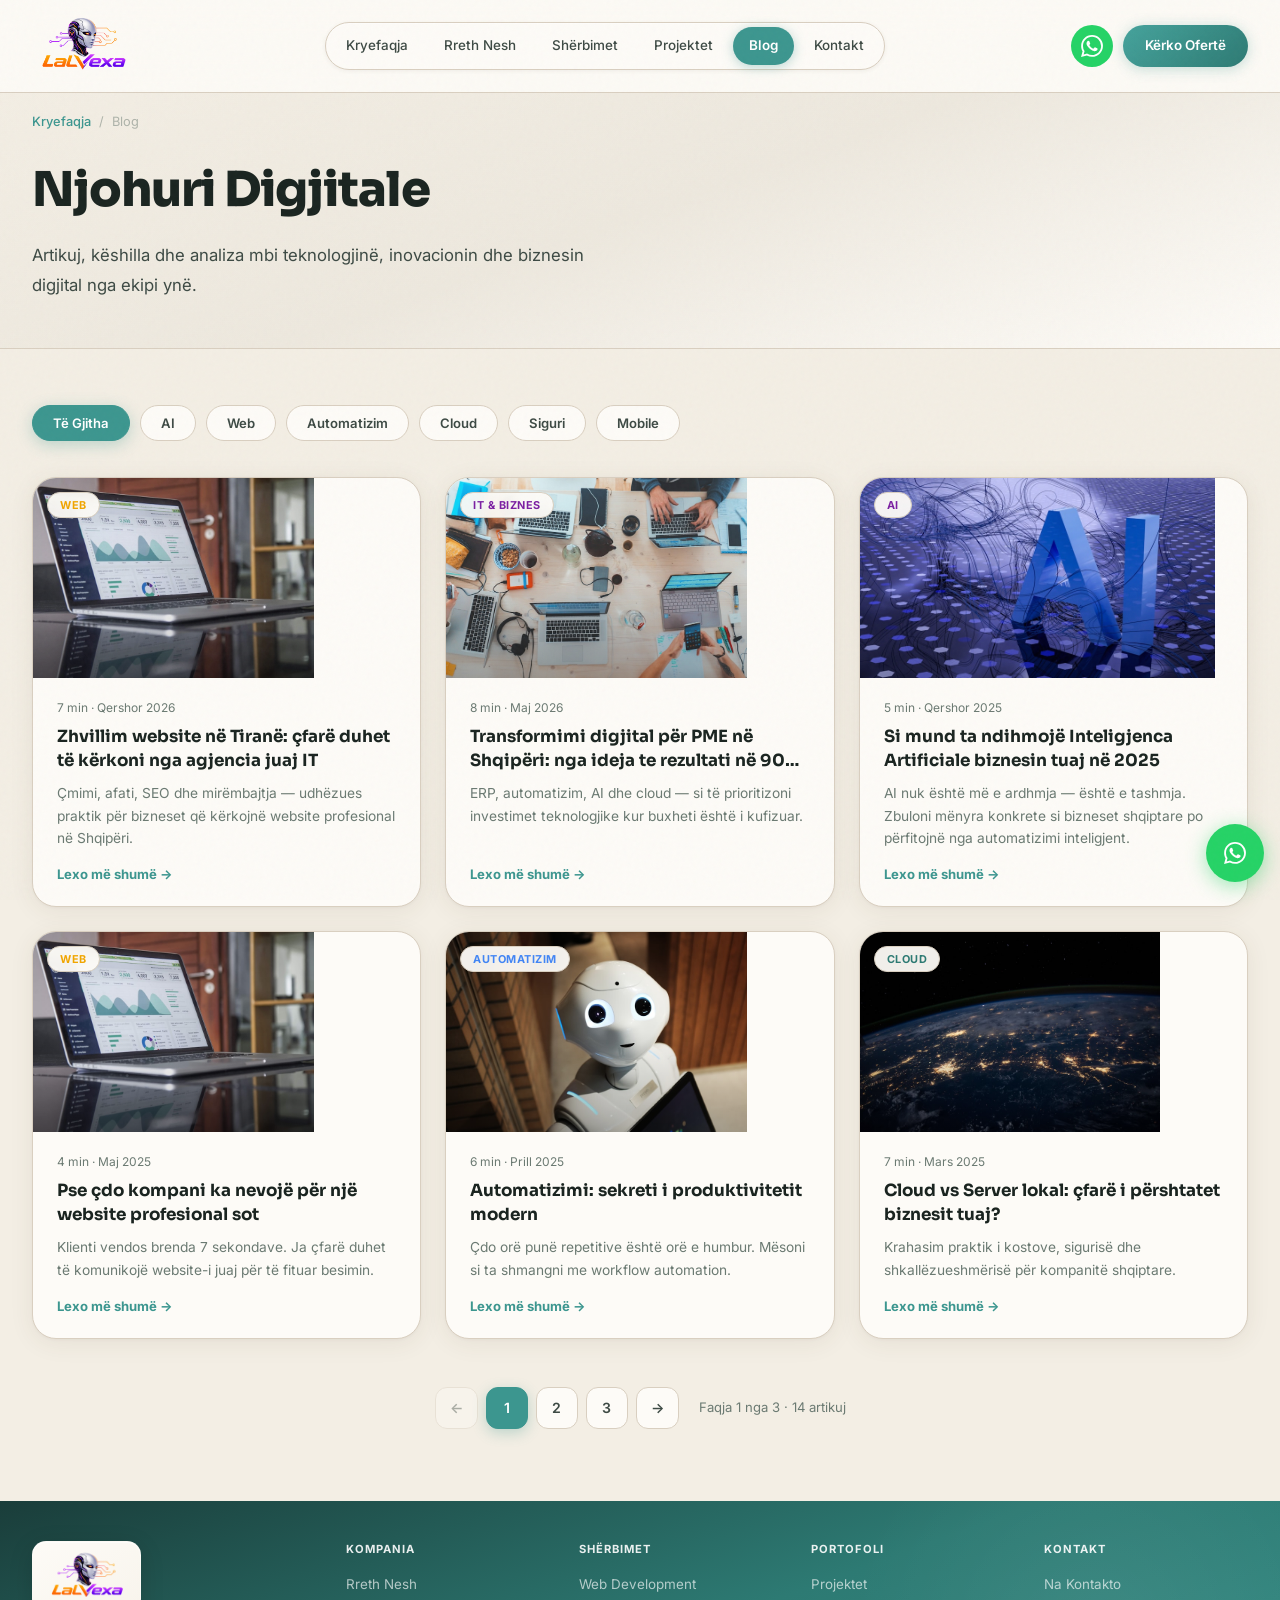
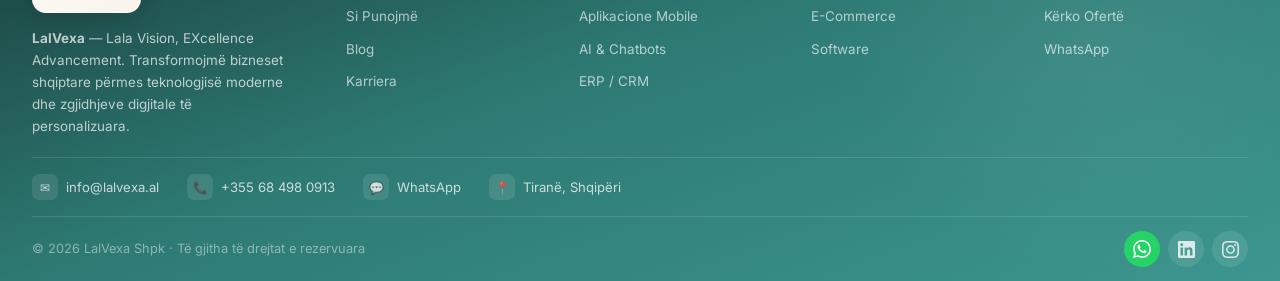
<file: pages/blog.html>
<!DOCTYPE html>
<html lang="sq">
<head>
<meta charset="UTF-8"/>
<meta name="viewport" content="width=device-width, initial-scale=1.0"/>
<meta name="description" content="LalVexa - Blog. Artikuj mbi teknologji, AI, cloud, web dhe transformim digjital për biznese."/>
<meta name="keywords" content="blog teknologjie Shqiperi, AI, cloud, web development, LalVexa"/>
<meta name="robots" content="index,follow"/>
<link rel="canonical" href="https://lalvexa.al/pages/blog.html"/>
<title>LalVexa - Blog</title>
<link rel="icon" href="../assets/logo_inovexa.png" type="image/png"/>
<meta property="og:type" content="website"/>
<meta property="og:site_name" content="LalVexa"/>
<meta property="og:title" content="LalVexa - Blog"/>
<meta property="og:description" content="Njohuri dhe këshilla praktike për teknologji dhe rritje digjitale."/>
<meta property="og:url" content="https://lalvexa.al/pages/blog.html"/>
<meta property="og:image" content="https://lalvexa.al/assets/logo_inovexa.png"/>
<link href="https://fonts.googleapis.com/css2?family=Inter:wght@300;400;500;600;700;800&family=Sora:wght@300;400;600;700;800&display=swap" rel="stylesheet"/>
<link rel="stylesheet" href="../css/style.css"/>
<link rel="stylesheet" href="../css/layout.css"/>
<link rel="stylesheet" href="../css/blog.css"/>
<link rel="stylesheet" href="../css/mobile.css"/>
<link rel="stylesheet" href="../css/pro.css"/>
</head>
<body class="blog-page" data-base="../" data-page="blog">

<div id="site-header"></div>

<header class="blog-hero">
  <div class="blog-hero-inner reveal visible">
    <div class="breadcrumb"><a href="../index.html">Kryefaqja</a><span>/</span><span>Blog</span></div>
    <h1>Njohuri Digjitale</h1>
    <p class="blog-hero-lead">Artikuj, këshilla dhe analiza mbi teknologjinë, inovacionin dhe biznesin digjital nga ekipi ynë.</p>
  </div>
</header>

<section class="blog-section">
  <div class="blog-inner">

    <div class="blog-filters reveal">
      <button class="blog-filter active" data-filter="all">Të Gjitha</button>
      <button class="blog-filter" data-filter="ai">AI</button>
      <button class="blog-filter" data-filter="web">Web</button>
      <button class="blog-filter" data-filter="auto">Automatizim</button>
      <button class="blog-filter" data-filter="cloud">Cloud</button>
      <button class="blog-filter" data-filter="security">Siguri</button>
      <button class="blog-filter" data-filter="mobile">Mobile</button>
    </div>

    <div class="blog-grid" id="blogGrid"></div>

    <nav class="blog-pagination" id="blogPagination" aria-label="Faqëzimi i blogut"></nav>

  </div>
</section>

<div class="blog-modal-overlay" id="blogModal" role="dialog" aria-modal="true">
  <div class="blog-modal" id="blogModalContent"></div>
</div>

<div id="site-footer"></div>

<script src="../js/layout.js"></script>
<script src="../js/main.js"></script>
<script src="../js/blog.js"></script>
</body>
</html>
</file>
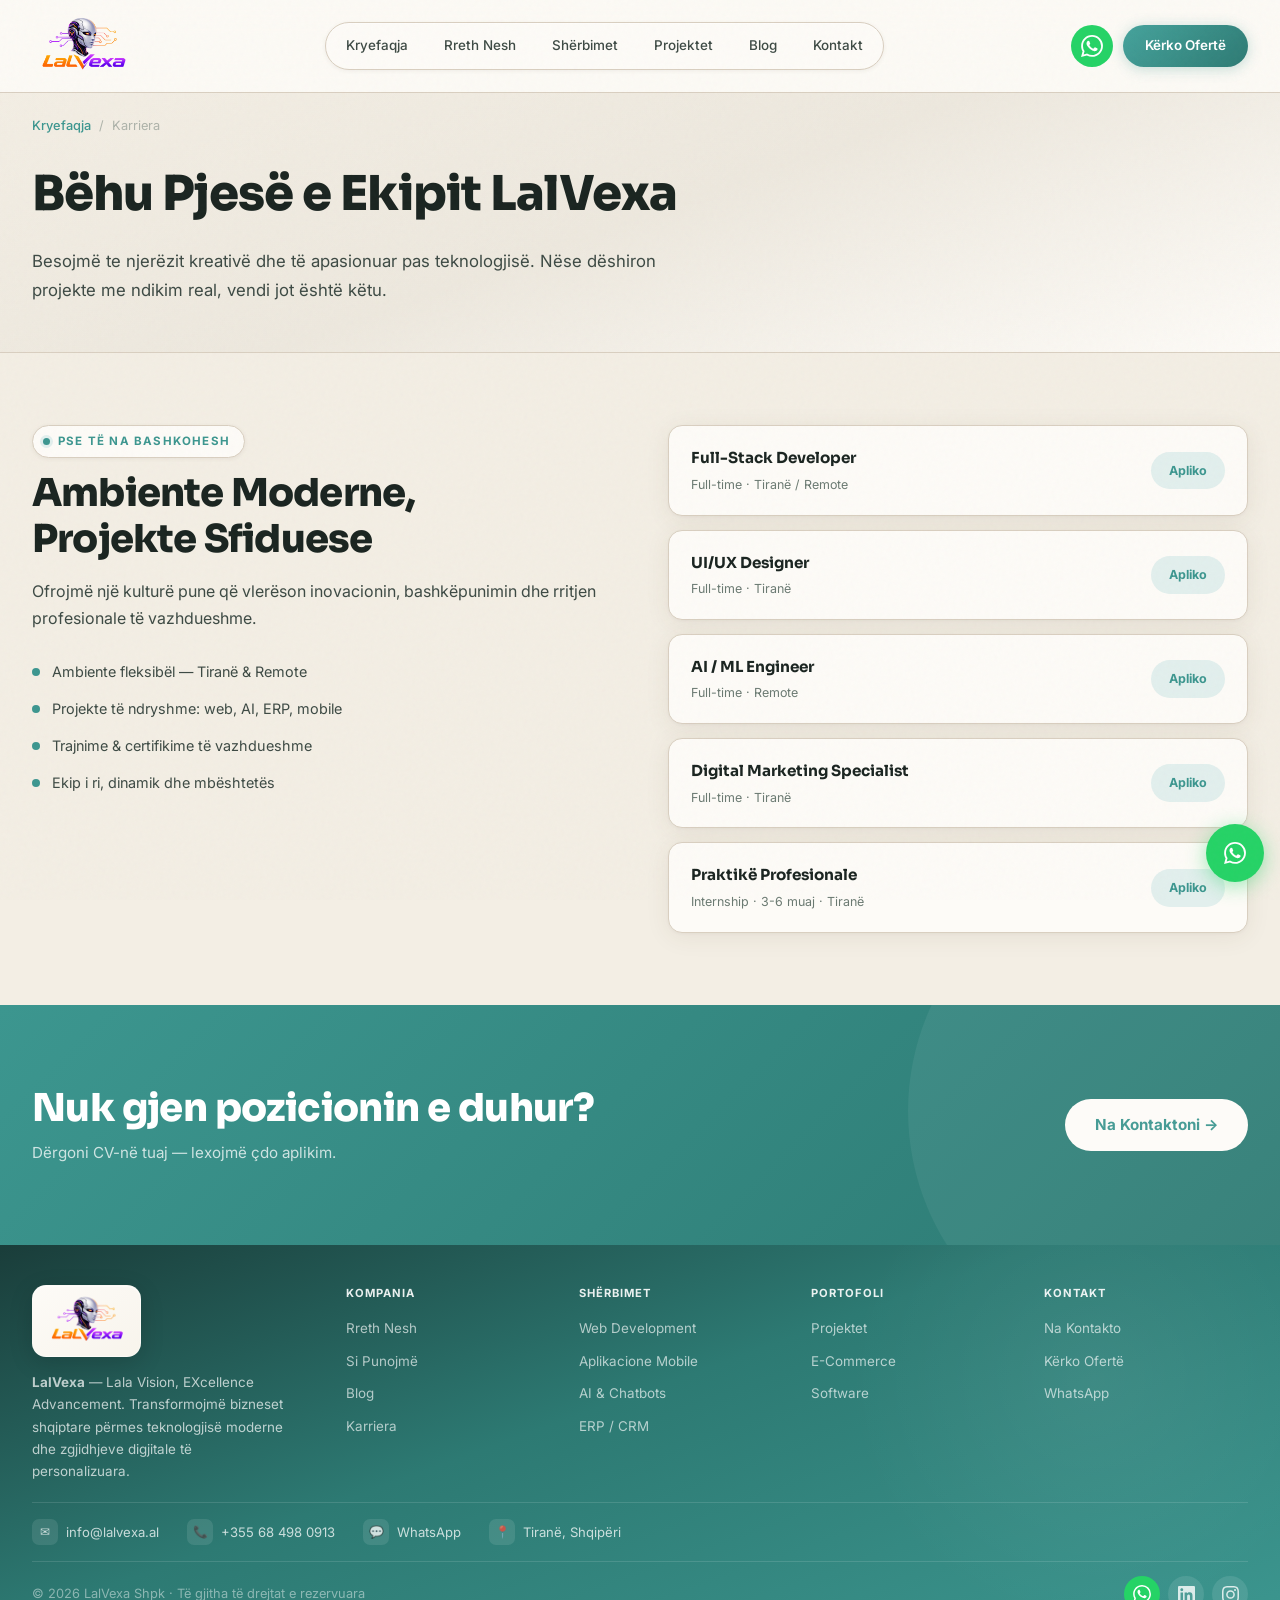
<file: pages/karriera.html>
<!DOCTYPE html>
<html lang="sq">
<head>
<meta charset="UTF-8"/>
<meta name="viewport" content="width=device-width, initial-scale=1.0"/>
<meta name="description" content="LalVexa - Karriera. Pozicione të hapura dhe mundësi praktike në zhvillim software, dizajn, AI dhe marketing."/>
<meta name="keywords" content="karriera IT Shqiperi, pune software Tirane, internship IT, LalVexa"/>
<meta name="robots" content="index,follow"/>
<link rel="canonical" href="https://lalvexa.al/pages/karriera.html"/>
<title>LalVexa - Karriera</title>
<link rel="icon" href="../assets/logo_inovexa.png" type="image/png"/>
<meta property="og:type" content="website"/>
<meta property="og:site_name" content="LalVexa"/>
<meta property="og:title" content="LalVexa - Karriera"/>
<meta property="og:description" content="Bëhu pjesë e ekipit LalVexa. Projekte moderne, ekip dinamik dhe rritje profesionale."/>
<meta property="og:url" content="https://lalvexa.al/pages/karriera.html"/>
<meta property="og:image" content="https://lalvexa.al/assets/logo_inovexa.png"/>
<link href="https://fonts.googleapis.com/css2?family=Inter:wght@300;400;500;600;700;800&family=Sora:wght@300;400;600;700;800&display=swap" rel="stylesheet"/>
<link rel="stylesheet" href="../css/style.css"/>
<link rel="stylesheet" href="../css/layout.css"/>
<link rel="stylesheet" href="../css/karriera.css"/>
<link rel="stylesheet" href="../css/mobile.css"/>
<link rel="stylesheet" href="../css/pro.css"/>
</head>
<body class="careers-page" data-base="../" data-page="karriera">

<div id="site-header"></div>

<header class="page-hero">
  <div class="page-hero-inner reveal">
    <div class="breadcrumb"><a href="../index.html">Kryefaqja</a><span>/</span><span>Karriera</span></div>
    <h1>Bëhu Pjesë e Ekipit LalVexa</h1>
    <p>Besojmë te njerëzit kreativë dhe të apasionuar pas teknologjisë. Nëse dëshiron projekte me ndikim real, vendi jot është këtu.</p>
  </div>
</header>

<section id="careers" class="careers-section">
  <div class="section-inner">
    <div class="careers-grid">
      <div class="careers-intro reveal">
        <span class="section-tag">Pse të Na Bashkohesh</span>
        <h2 class="section-title">Ambiente Moderne, Projekte Sfiduese</h2>
        <p>Ofrojmë një kulturë pune që vlerëson inovacionin, bashkëpunimin dhe rritjen profesionale të vazhdueshme.</p>
        <div class="careers-perks">
          <div class="careers-perk">Ambiente fleksibël — Tiranë & Remote</div>
          <div class="careers-perk">Projekte të ndryshme: web, AI, ERP, mobile</div>
          <div class="careers-perk">Trajnime & certifikime të vazhdueshme</div>
          <div class="careers-perk">Ekip i ri, dinamik dhe mbështetës</div>
        </div>
      </div>
      <div class="career-list reveal">
        <article class="career-card">
          <div>
            <div class="career-title">Full-Stack Developer</div>
            <div class="career-meta">Full-time · Tiranë / Remote</div>
          </div>
          <a href="kontakt.html" class="career-apply">Apliko</a>
        </article>
        <article class="career-card">
          <div>
            <div class="career-title">UI/UX Designer</div>
            <div class="career-meta">Full-time · Tiranë</div>
          </div>
          <a href="kontakt.html" class="career-apply">Apliko</a>
        </article>
        <article class="career-card">
          <div>
            <div class="career-title">AI / ML Engineer</div>
            <div class="career-meta">Full-time · Remote</div>
          </div>
          <a href="kontakt.html" class="career-apply">Apliko</a>
        </article>
        <article class="career-card">
          <div>
            <div class="career-title">Digital Marketing Specialist</div>
            <div class="career-meta">Full-time · Tiranë</div>
          </div>
          <a href="kontakt.html" class="career-apply">Apliko</a>
        </article>
        <article class="career-card">
          <div>
            <div class="career-title">Praktikë Profesionale</div>
            <div class="career-meta">Internship · 3-6 muaj · Tiranë</div>
          </div>
          <a href="kontakt.html" class="career-apply">Apliko</a>
        </article>
      </div>
    </div>
  </div>
</section>

<div class="cta-band">
  <div class="cta-inner">
    <div><div class="cta-title">Nuk gjen pozicionin e duhur?</div><p class="cta-sub">Dërgoni CV-në tuaj — lexojmë çdo aplikim.</p></div>
    <a href="kontakt.html" class="btn-white">Na Kontaktoni →</a>
  </div>
</div>

<div id="site-footer"></div>

<script src="../js/layout.js"></script>
<script src="../js/main.js"></script>
</body>
</html>
</file>
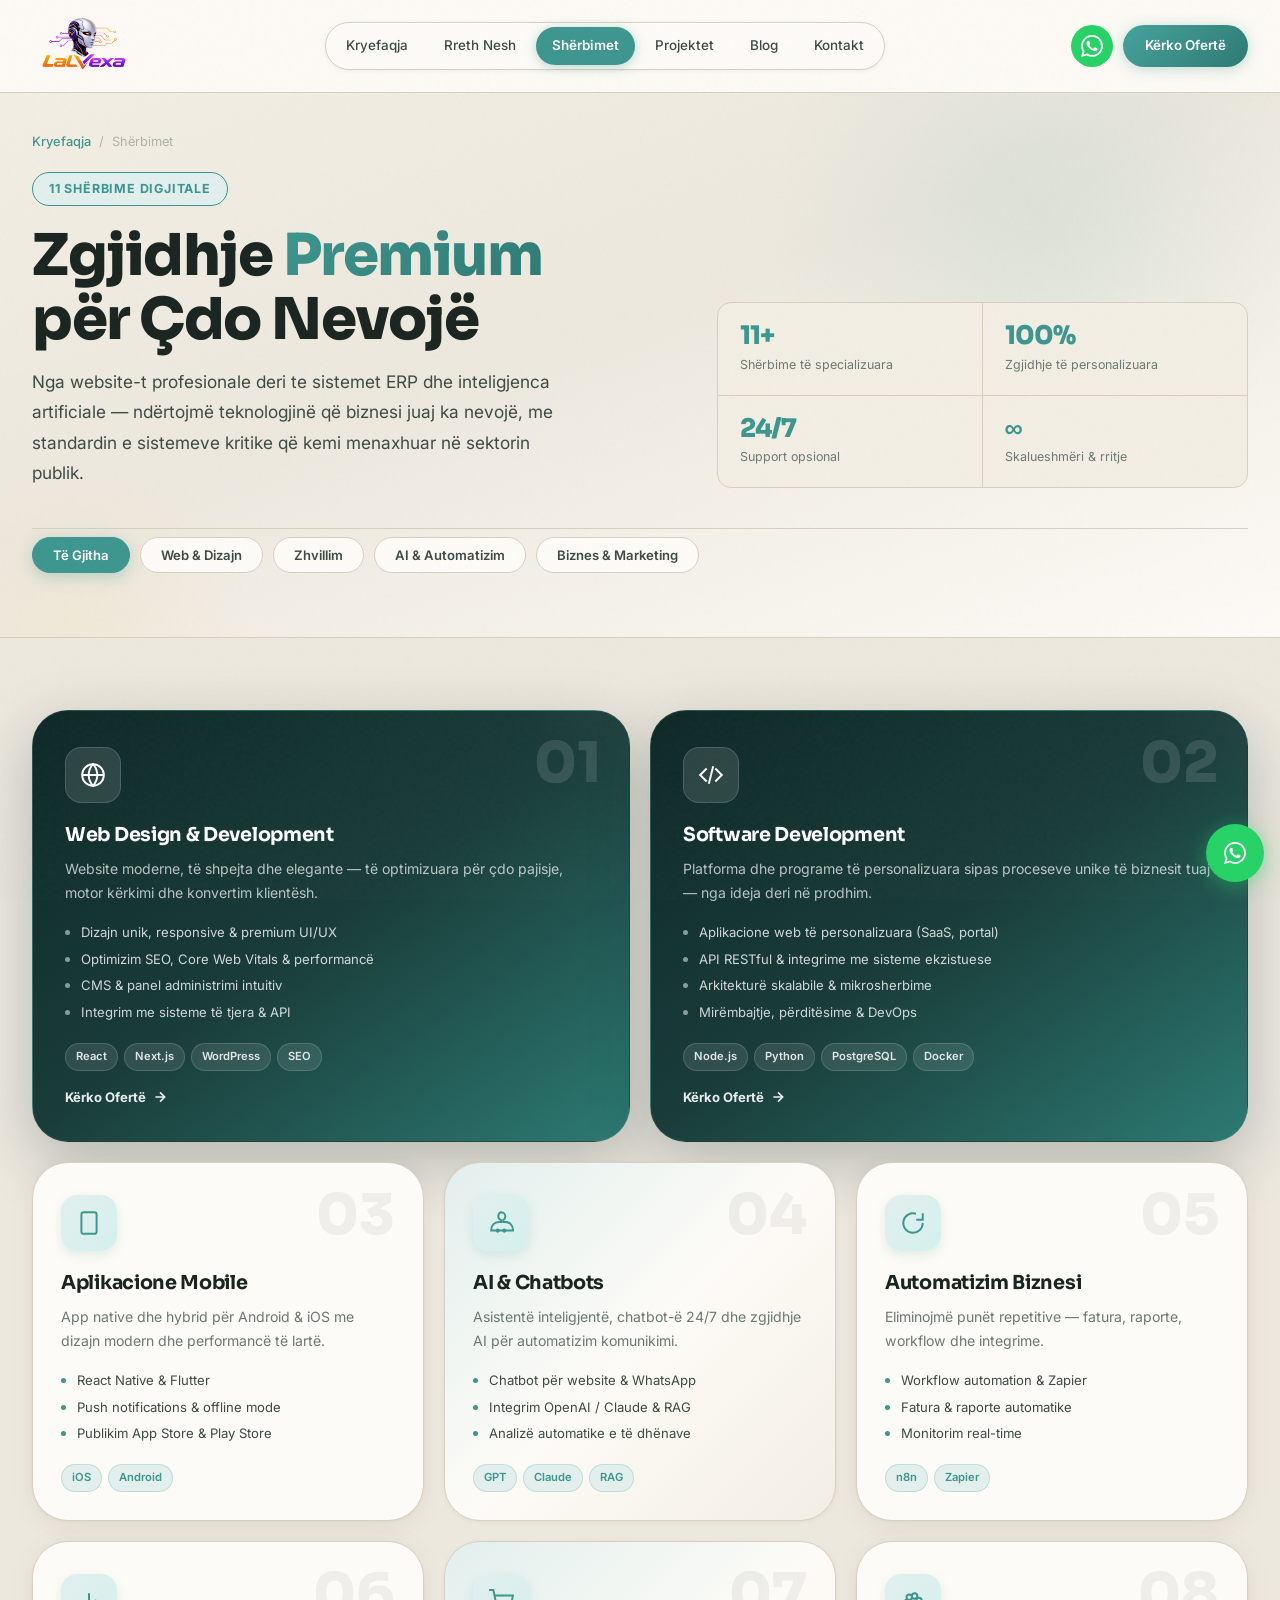
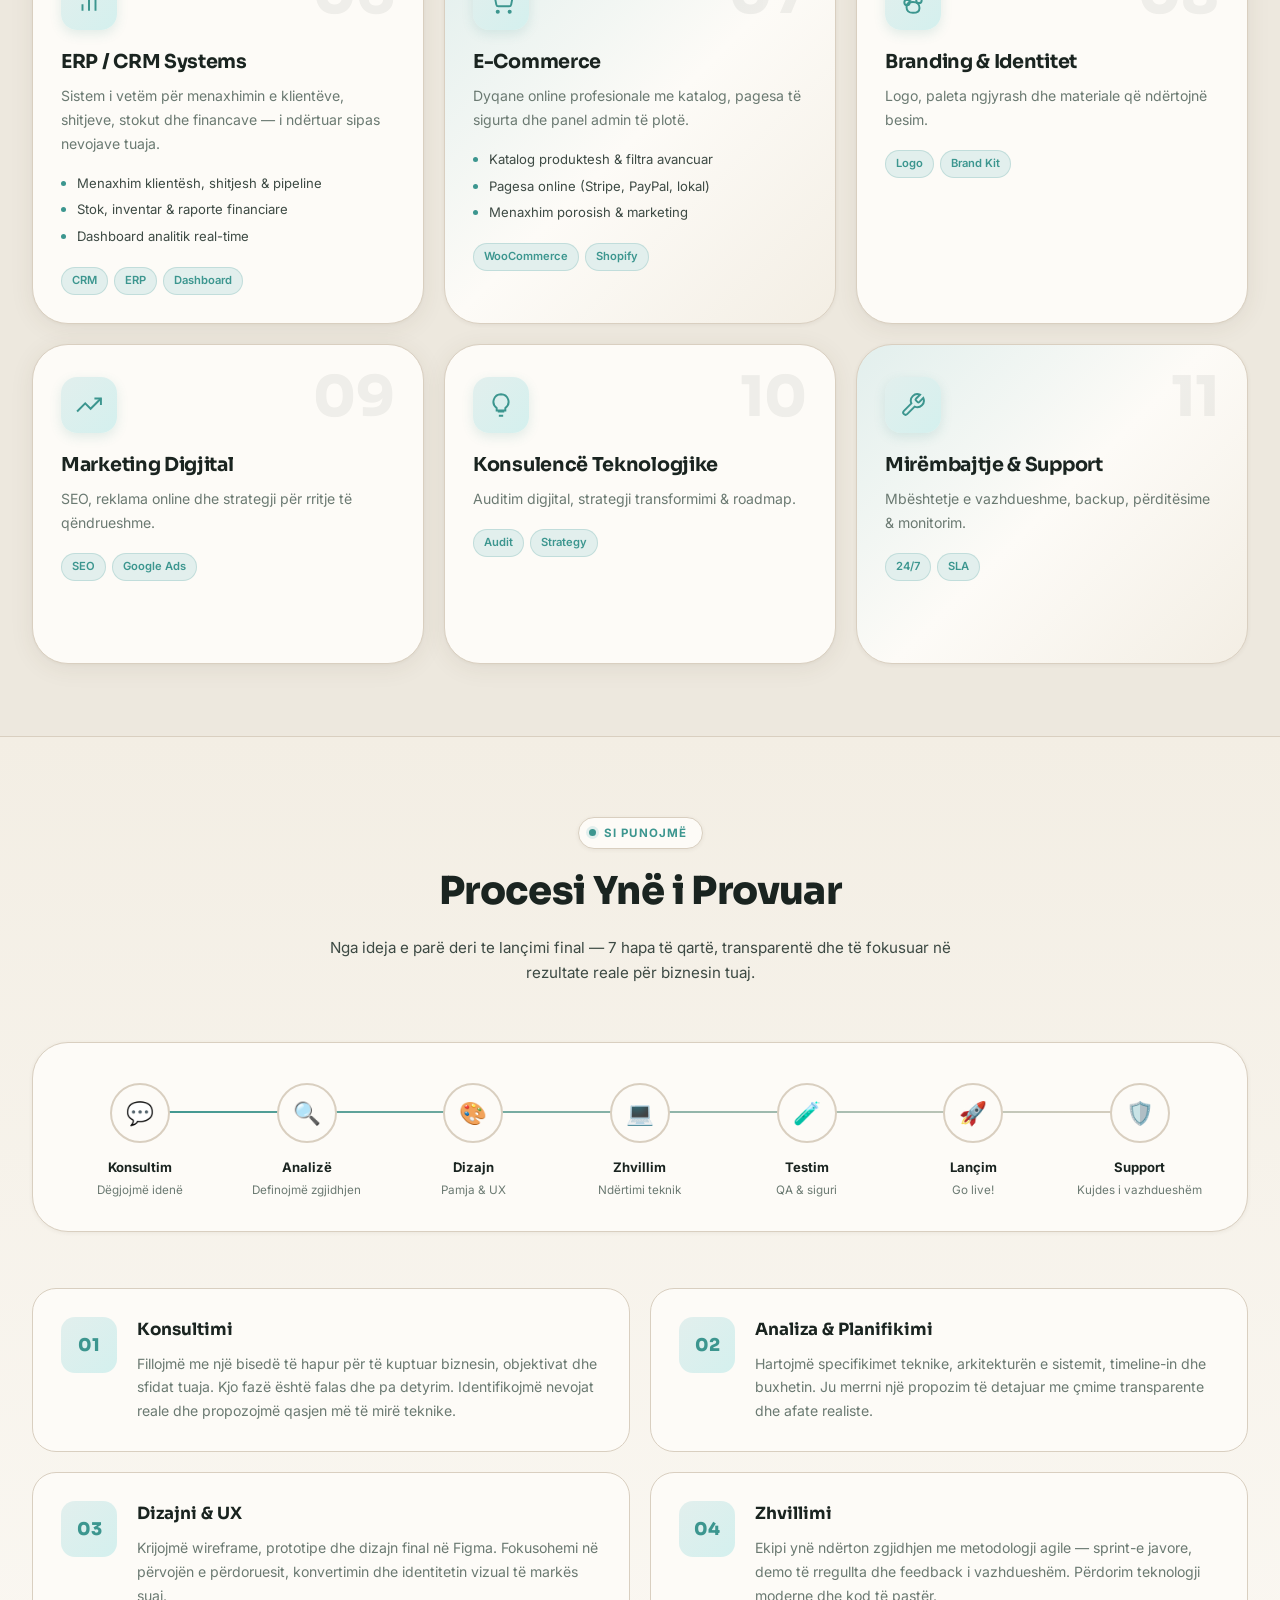
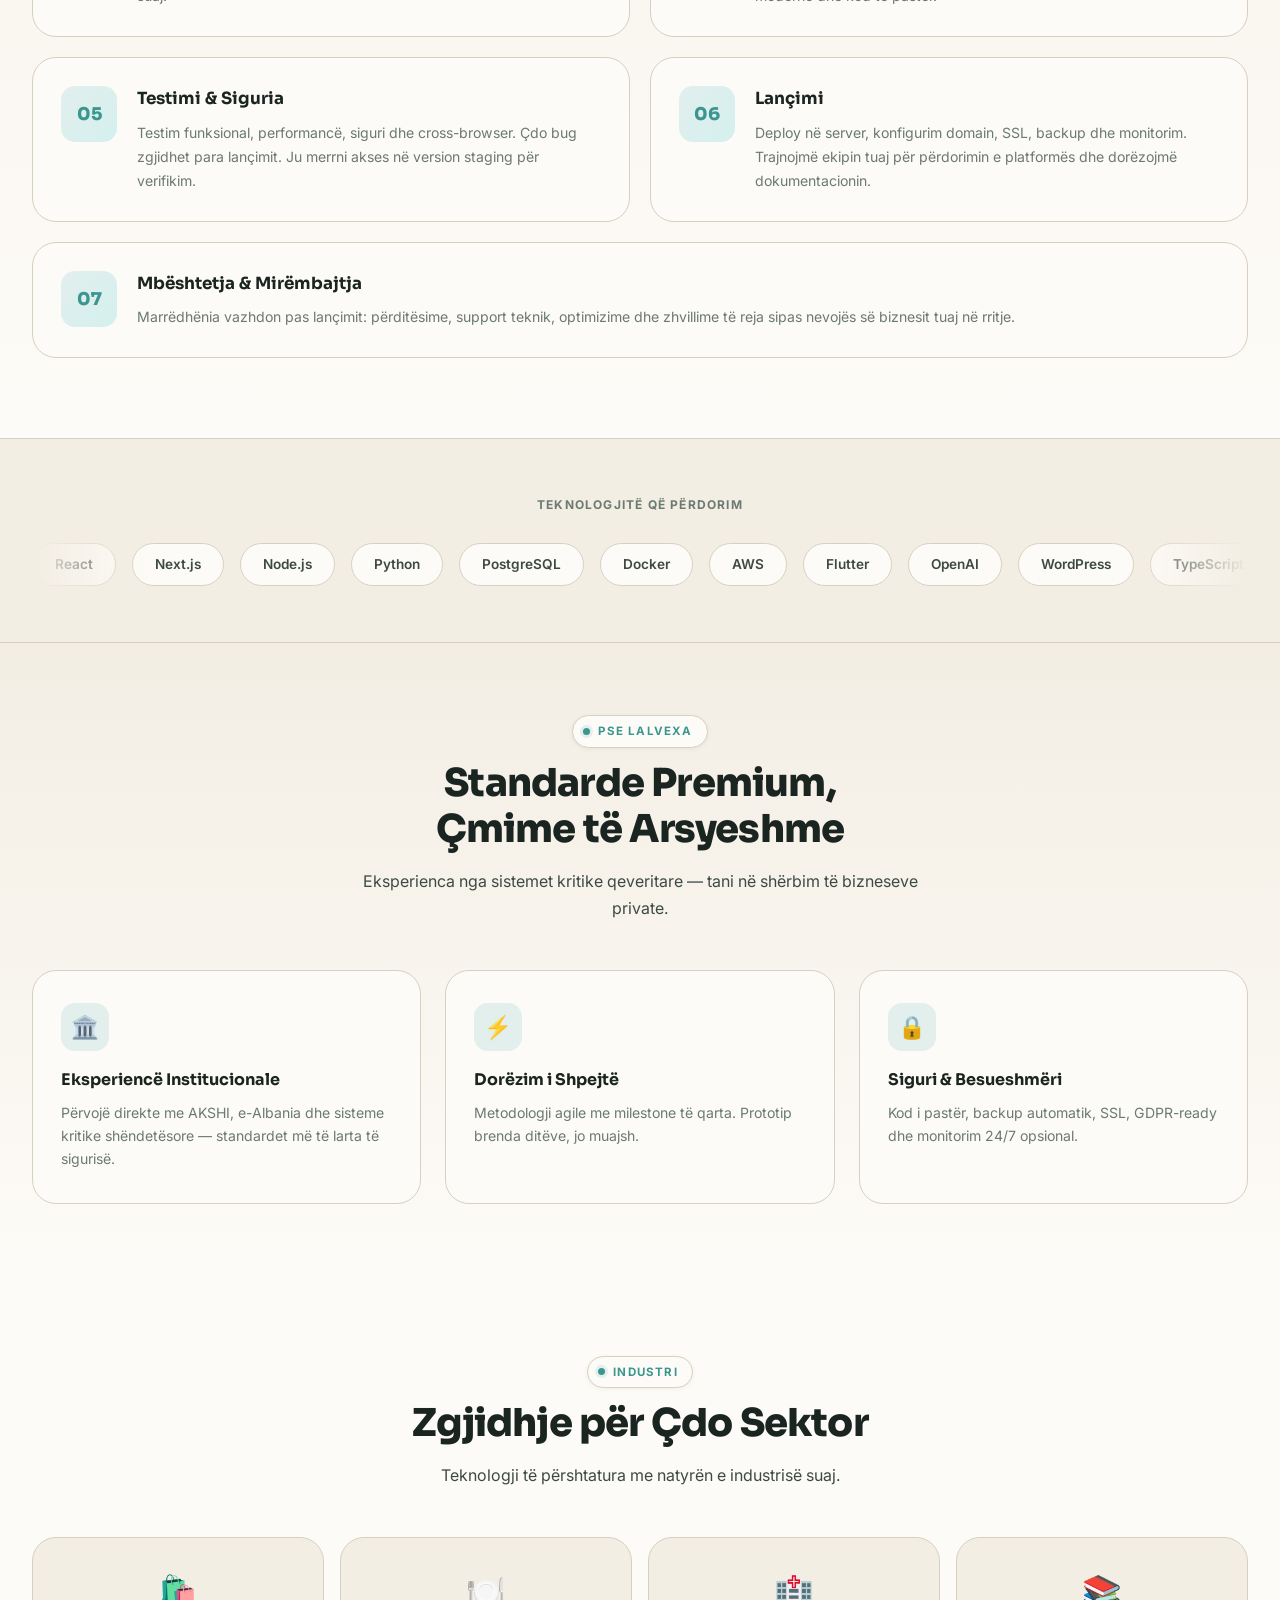
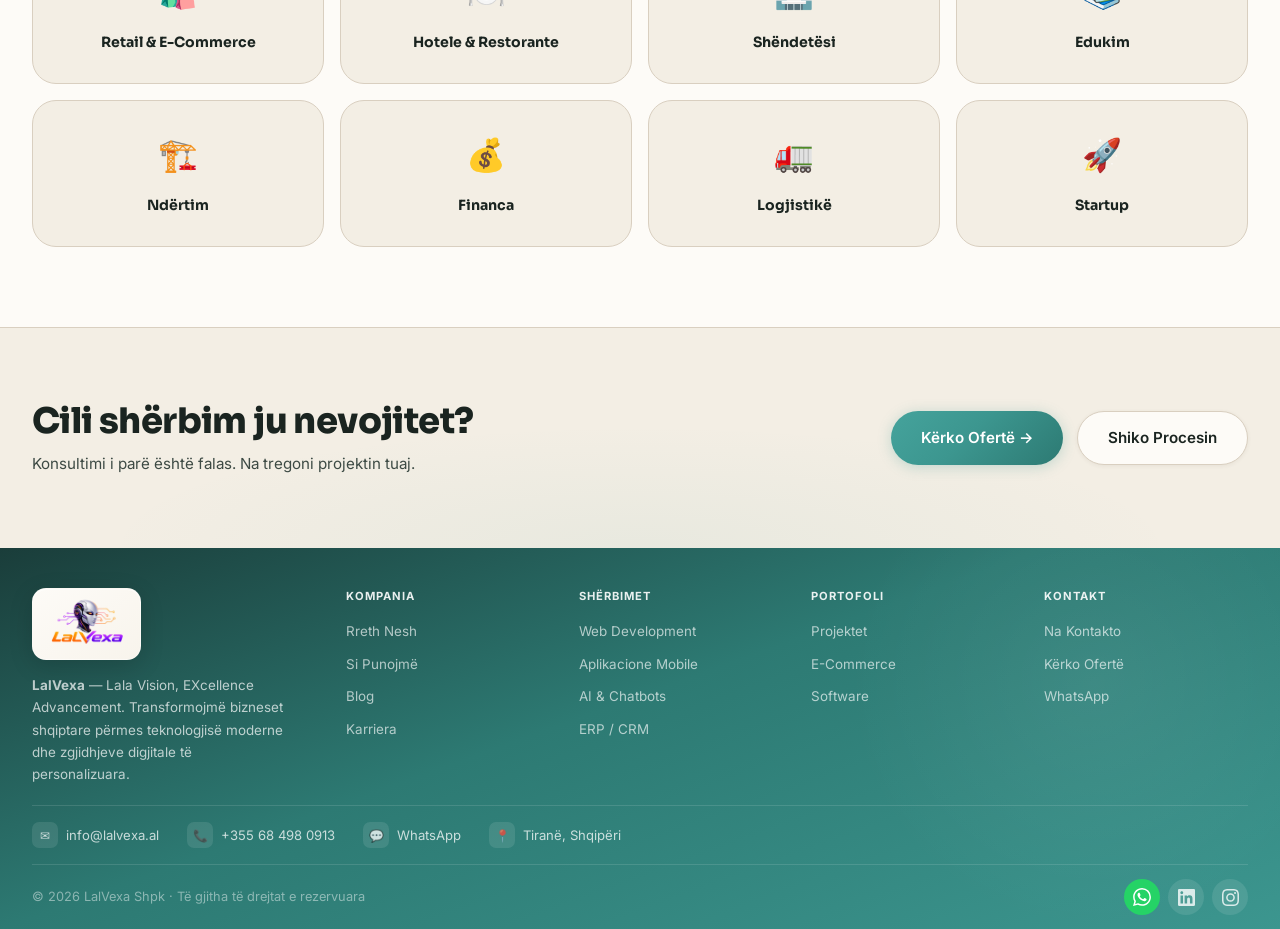
<file: pages/procesi.html>
<!DOCTYPE html>
<html lang="sq">
<head>
<meta charset="UTF-8"/>
<meta http-equiv="refresh" content="0;url=sherbimet.html#procesi"/>
<meta name="viewport" content="width=device-width, initial-scale=1.0"/>
<title>LalVexa - Procesi</title>
<script>location.replace('sherbimet.html#procesi');</script>
</head>
<body>
<p>Po ridrejtoheni te <a href="sherbimet.html#procesi">Shërbimet — Procesi</a>...</p>
</body>
</html>
</file>
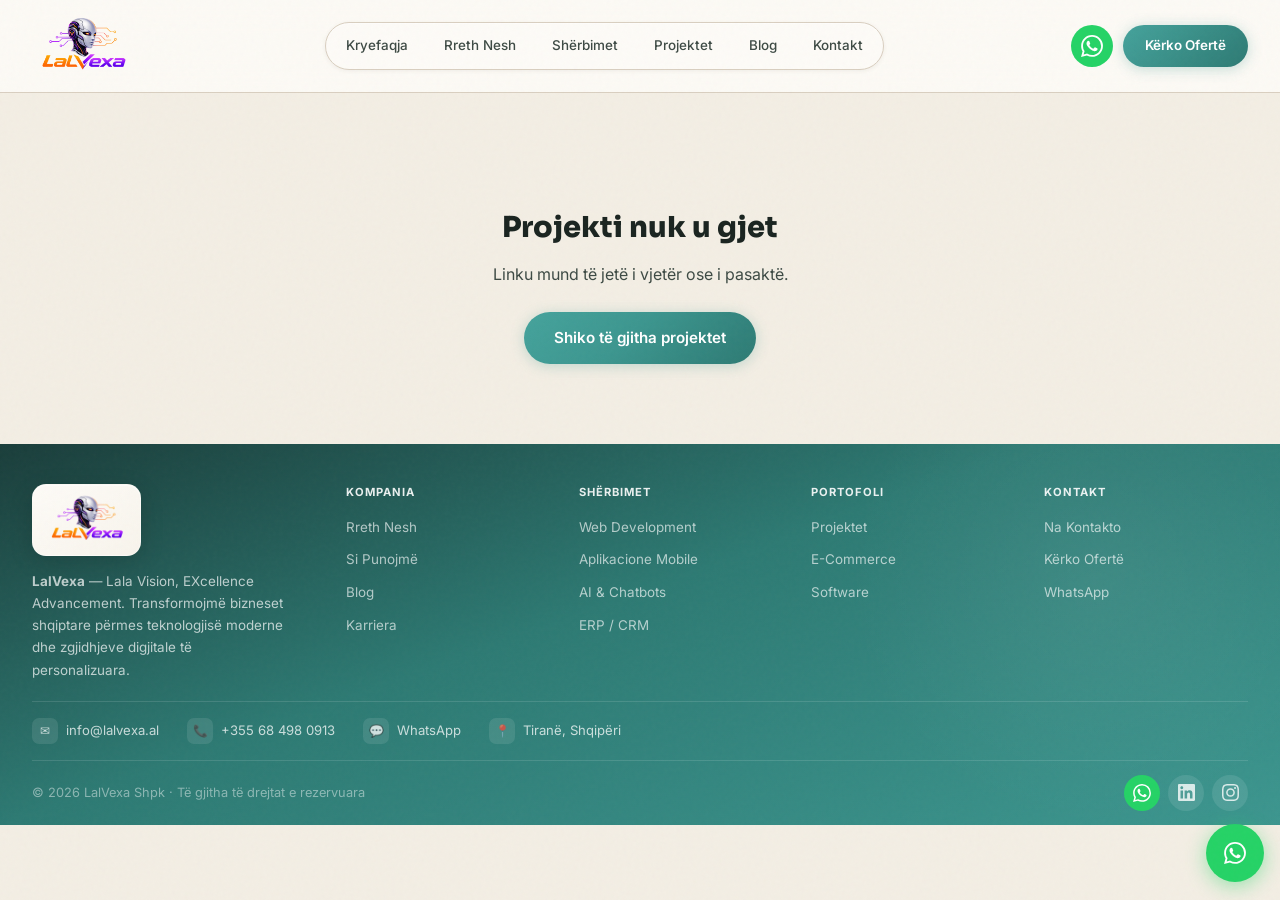
<file: pages/projekt.html>
<!DOCTYPE html>
<html lang="sq">
<head>
<meta charset="UTF-8"/>
<meta name="viewport" content="width=device-width, initial-scale=1.0"/>
<meta name="description" content="Detaje projekti LalVexa — portofol software, ERP dhe website."/>
<meta name="robots" content="index,follow"/>
<link rel="canonical" href="https://lalvexa.al/pages/projekt.html"/>
<title>Projekt — LalVexa</title>
<link rel="icon" href="../assets/logo_inovexa.png" type="image/png"/>
<meta property="og:type" content="website"/>
<meta property="og:site_name" content="LalVexa"/>
<meta property="og:title" content="Projekt — LalVexa"/>
<meta property="og:image" content="https://lalvexa.al/assets/logo_inovexa.png"/>
<link href="https://fonts.googleapis.com/css2?family=Inter:wght@300;400;500;600;700;800&family=Sora:wght@300;400;600;700;800&display=swap" rel="stylesheet"/>
<link rel="stylesheet" href="../css/style.css"/>
<link rel="stylesheet" href="../css/layout.css"/>
<link rel="stylesheet" href="../css/projects.css"/>
<link rel="stylesheet" href="../css/mobile.css"/>
<link rel="stylesheet" href="../css/pro.css"/>
</head>
<body class="proj-detail-page" data-base="../" data-page="projekt">

<div id="site-header"></div>

<article id="projectDetail">
  <div class="proj-detail-loading" id="projectLoading">
    <div class="proj-detail-loading-spinner"></div>
    <p>Duke ngarkuar projektin…</p>
  </div>
</article>

<div id="projectNotFound" class="proj-not-found" hidden>
  <div class="proj-not-found-inner">
    <h1>Projekti nuk u gjet</h1>
    <p>Linku mund të jetë i vjetër ose i pasaktë.</p>
    <a href="projektet.html" class="btn-primary">Shiko të gjitha projektet</a>
  </div>
</div>

<div id="site-footer"></div>

<script src="../js/layout.js"></script>
<script src="../js/main.js"></script>
<script src="../js/projects-data.js"></script>
<script src="../js/project-detail.js"></script>
</body>
</html>
</file>
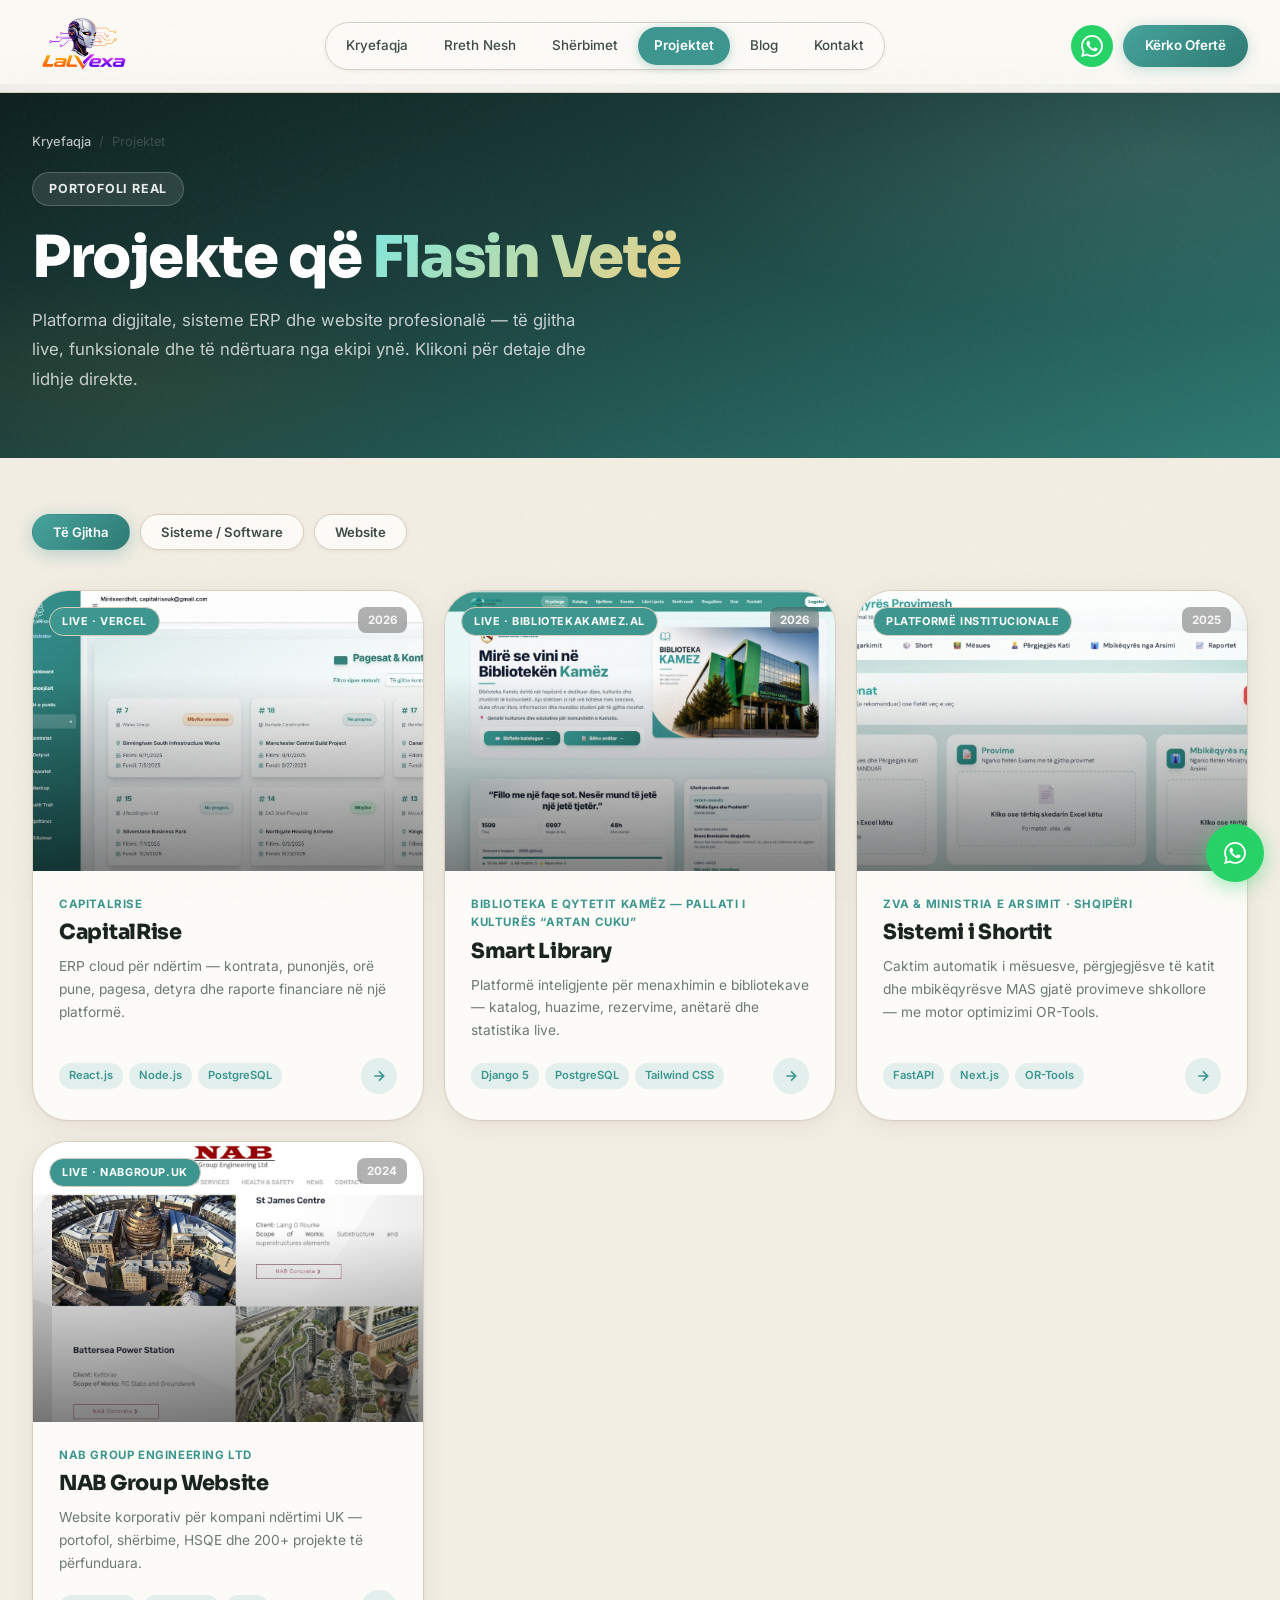
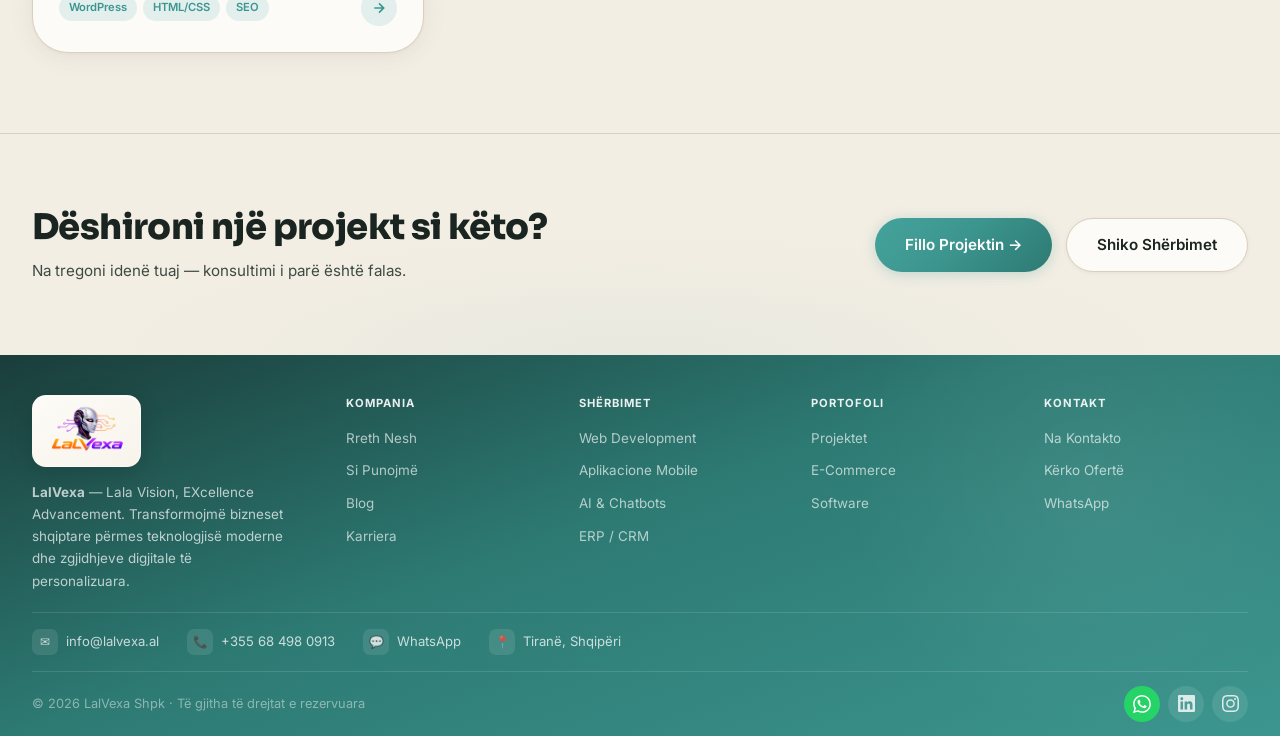
<file: pages/projektet.html>
<!DOCTYPE html>
<html lang="sq">
<head>
<meta charset="UTF-8"/>
<meta name="viewport" content="width=device-width, initial-scale=1.0"/>
<meta name="description" content="LalVexa - Projektet. Shikoni portofolin me projekte reale: sisteme software, ERP dhe website biznesi."/>
<meta name="keywords" content="portofol IT Shqiperi, projekte software, website biznesi, LalVexa"/>
<meta name="robots" content="index,follow"/>
<link rel="canonical" href="https://lalvexa.al/pages/projektet.html"/>
<title>LalVexa - Projektet</title>
<link rel="icon" href="../assets/logo_inovexa.png" type="image/png"/>
<meta property="og:type" content="website"/>
<meta property="og:site_name" content="LalVexa"/>
<meta property="og:title" content="LalVexa - Projektet"/>
<meta property="og:description" content="Portofoli me projekte reale të LalVexa në web, software dhe ERP."/>
<meta property="og:url" content="https://lalvexa.al/pages/projektet.html"/>
<meta property="og:image" content="https://lalvexa.al/assets/logo_inovexa.png"/>
<link href="https://fonts.googleapis.com/css2?family=Inter:wght@300;400;500;600;700;800&family=Sora:wght@300;400;600;700;800&display=swap" rel="stylesheet"/>
<link rel="stylesheet" href="../css/style.css"/>
<link rel="stylesheet" href="../css/layout.css"/>
<link rel="stylesheet" href="../css/projects.css"/>
<link rel="stylesheet" href="../css/mobile.css"/>
<link rel="stylesheet" href="../css/pro.css"/>
</head>
<body class="proj-page" data-base="../" data-page="projektet">

<div id="site-header"></div>

<header class="proj-hero">
  <div class="proj-hero-inner reveal visible">
    <div class="breadcrumb"><a href="../index.html">Kryefaqja</a><span>/</span><span>Projektet</span></div>
    <div class="proj-hero-badge">Portofoli Real</div>
    <h1>Projekte që <em>Flasin Vetë</em></h1>
    <p class="proj-hero-lead">Platforma digjitale, sisteme ERP dhe website profesionalë — të gjitha live, funksionale dhe të ndërtuara nga ekipi ynë. Klikoni për detaje dhe lidhje direkte.</p>
  </div>
</header>

<section class="proj-section">
  <div class="proj-section-inner">

    <div class="proj-filters reveal">
      <button class="proj-filter active" data-filter="all">Të Gjitha</button>
      <button class="proj-filter" data-filter="software">Sisteme / Software</button>
      <button class="proj-filter" data-filter="web">Website</button>
    </div>

    <div class="proj-grid proj-grid--three reveal" id="projGrid"></div>
  </div>
</section>

<div class="cta-band cta-band-light">
  <div class="cta-inner">
    <div>
      <div class="cta-title-dark">Dëshironi një projekt si këto?</div>
      <p class="cta-sub-dark">Na tregoni idenë tuaj — konsultimi i parë është falas.</p>
    </div>
    <div class="cta-actions">
      <a href="kontakt.html" class="btn-primary">Fillo Projektin →</a>
      <a href="sherbimet.html" class="btn-secondary">Shiko Shërbimet</a>
    </div>
  </div>
</div>

<div id="site-footer"></div>

<script src="../js/layout.js"></script>
<script src="../js/main.js"></script>
<script src="../js/projects-data.js"></script>
<script src="../js/projects.js"></script>
</body>
</html>
</file>
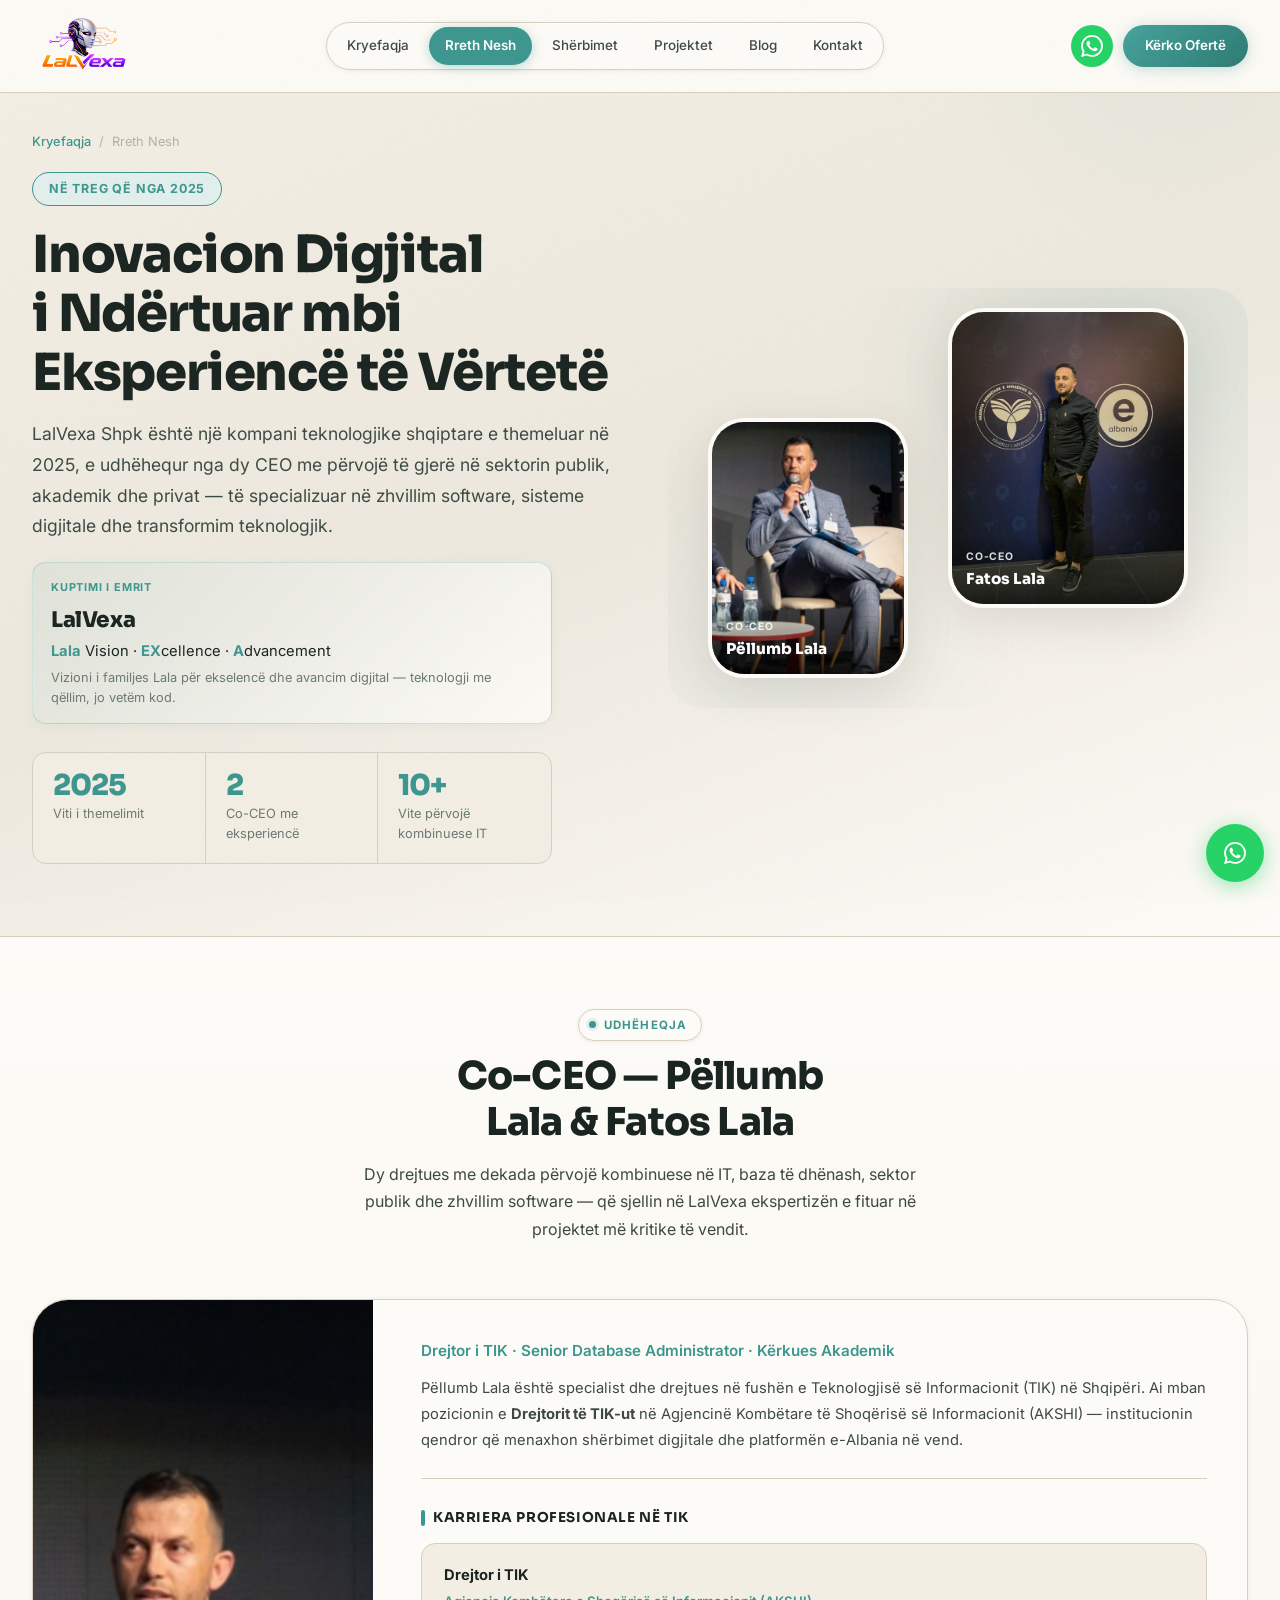
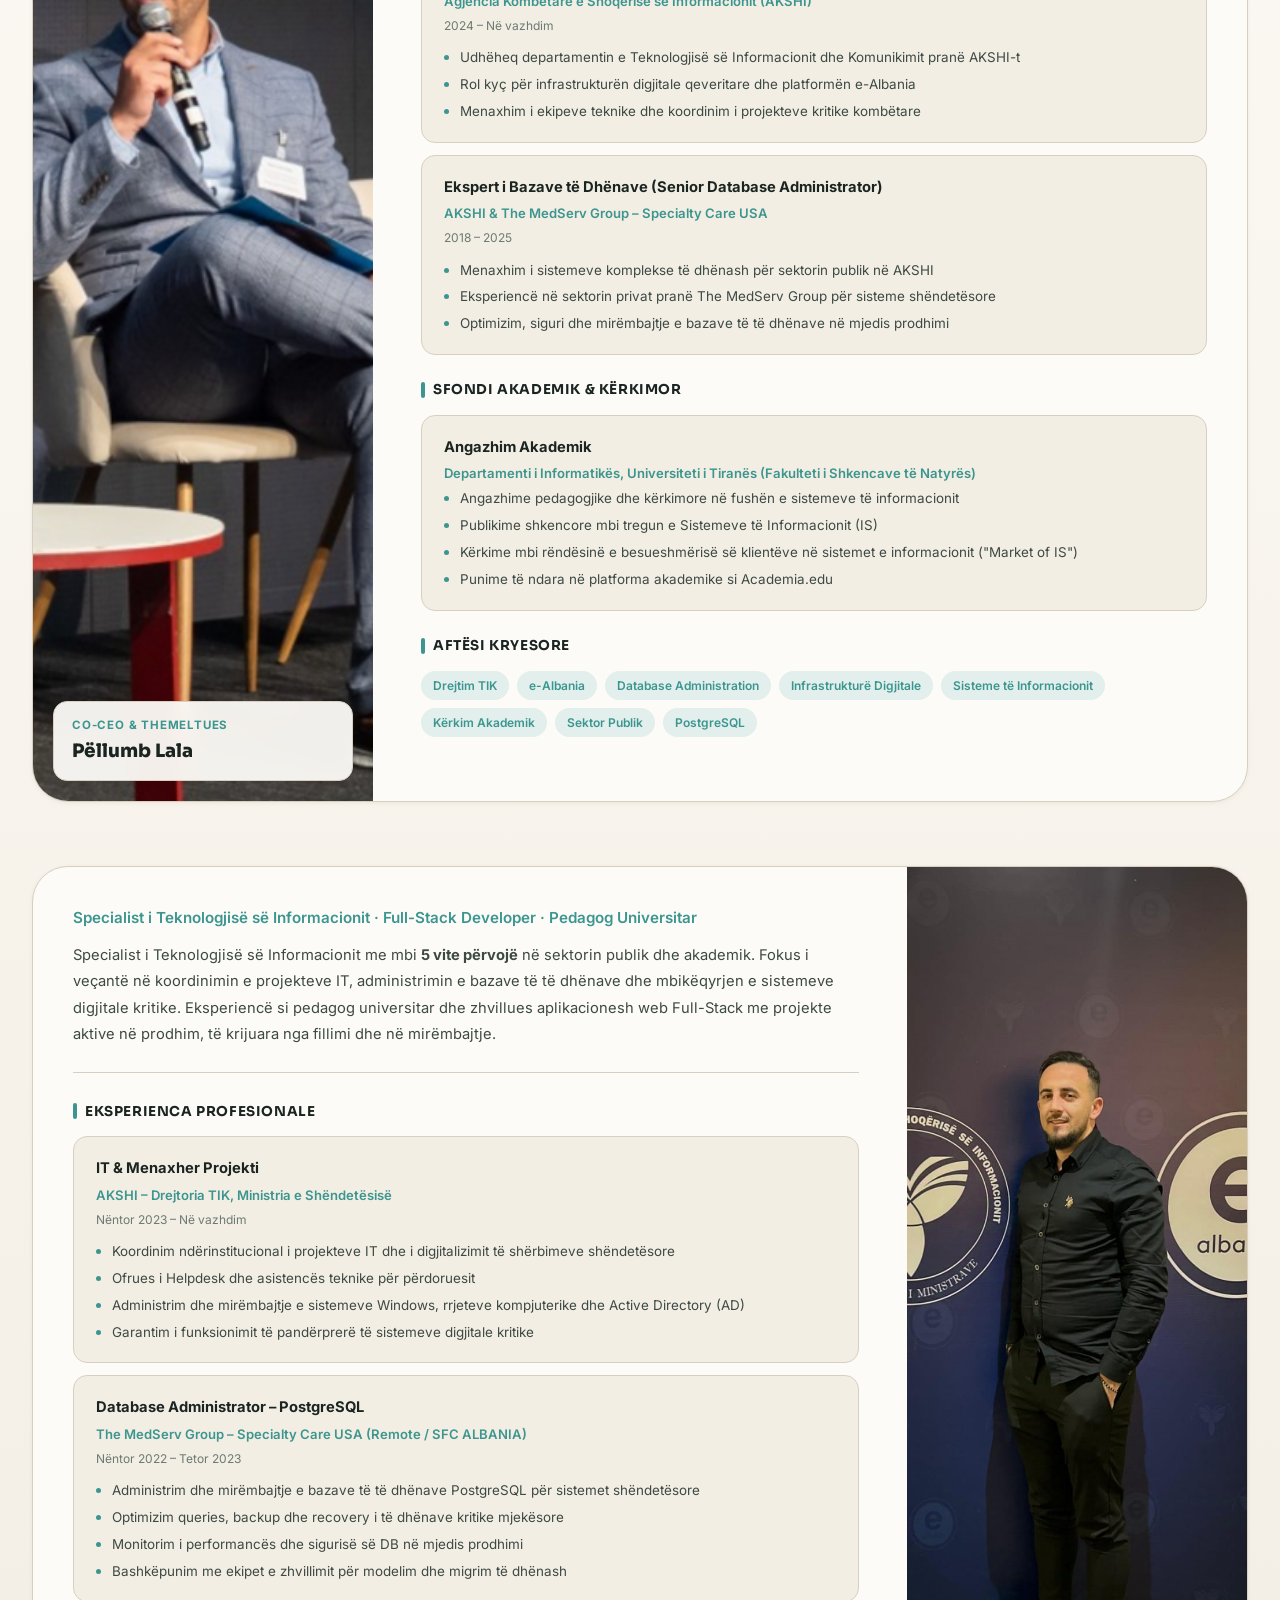
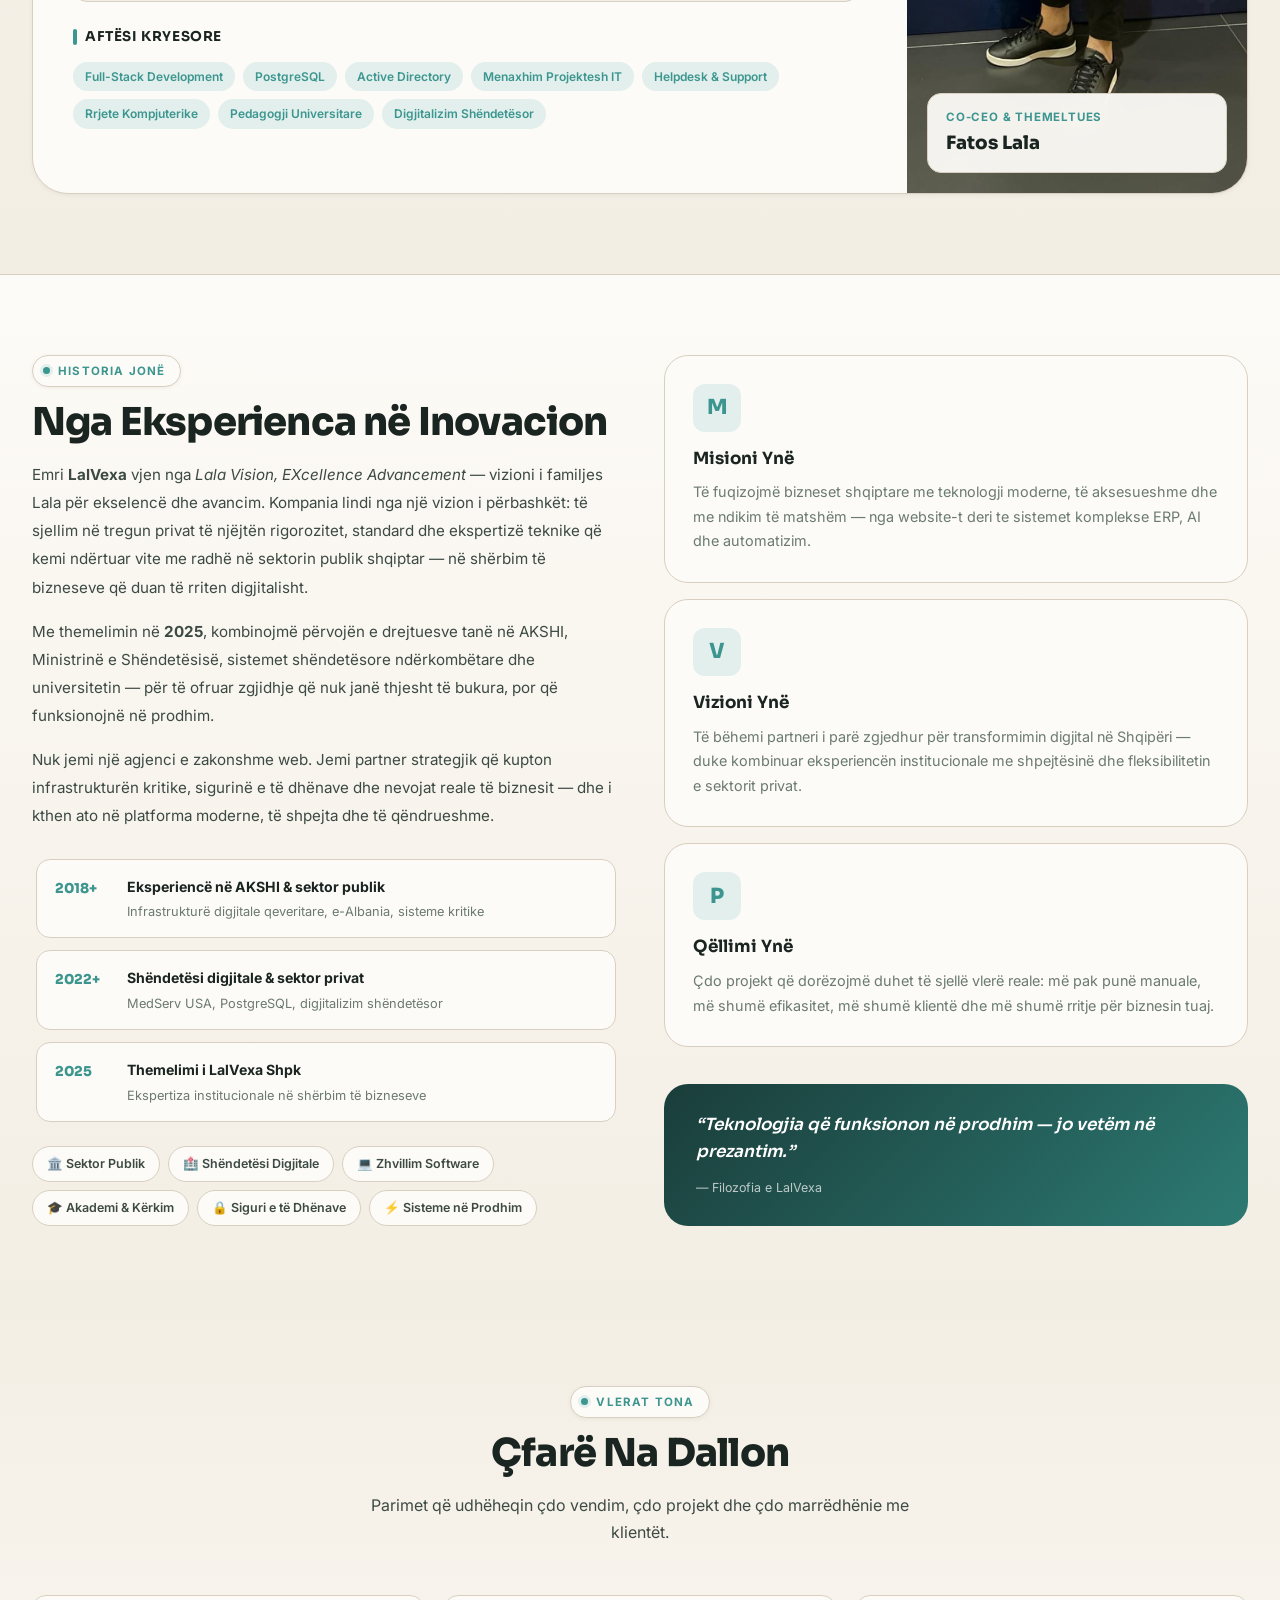
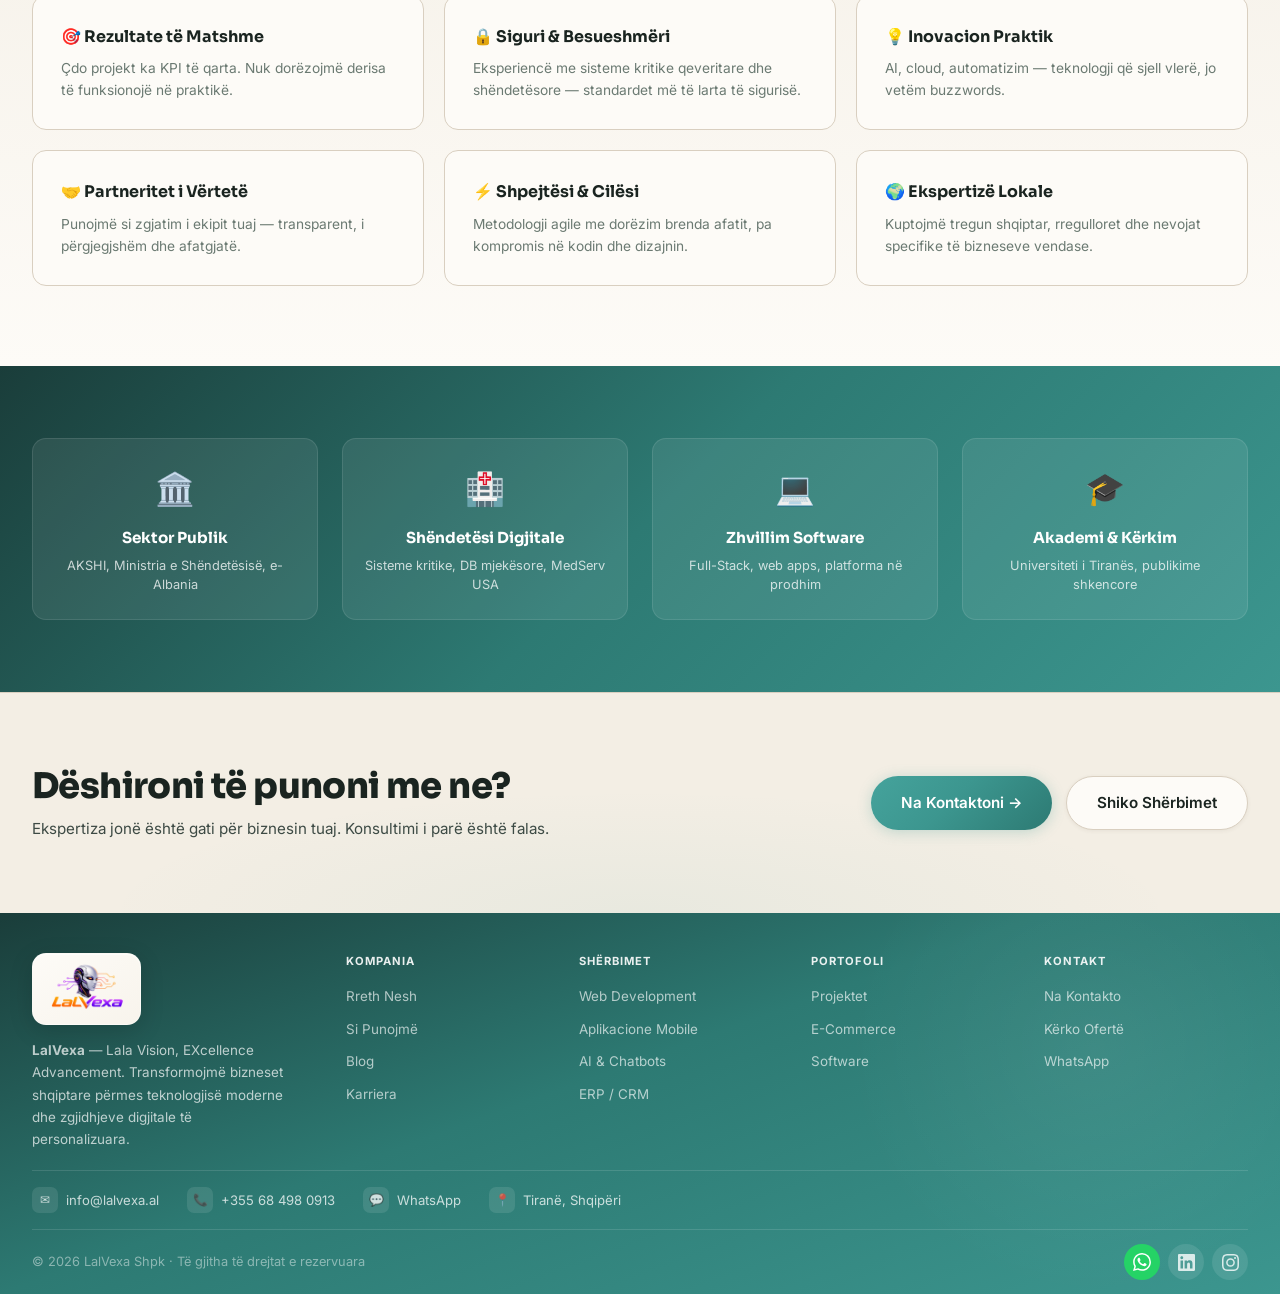
<file: pages/rreth-nesh.html>
<!DOCTYPE html>
<html lang="sq">
<head>
<meta charset="UTF-8"/>
<meta name="viewport" content="width=device-width, initial-scale=1.0"/>
<meta name="description" content="LalVexa (Lala Vision, EXcellence Advancement) — rreth nesh. Njihuni me ekipin drejtues, eksperiencën dhe vizionin tonë për transformimin digjital në Shqipëri."/>
<meta name="keywords" content="LalVexa rreth nesh, Lala Vision Excellence Advancement, kompani teknologjie Tirane, ekip IT Shqiperi"/>
<meta name="robots" content="index,follow"/>
<link rel="canonical" href="https://lalvexa.al/pages/rreth-nesh.html"/>
<title>LalVexa - Rreth Nesh</title>
<link rel="icon" href="../assets/logo_inovexa.png" type="image/png"/>
<meta property="og:type" content="website"/>
<meta property="og:site_name" content="LalVexa"/>
<meta property="og:title" content="LalVexa - Rreth Nesh"/>
<meta property="og:description" content="LalVexa — Lala Vision, EXcellence Advancement. Eksperienca dhe vizioni i ekipit në software, sisteme digjitale dhe inovacion."/>
<meta property="og:url" content="https://lalvexa.al/pages/rreth-nesh.html"/>
<meta property="og:image" content="https://lalvexa.al/assets/logo_inovexa.png"/>
<link href="https://fonts.googleapis.com/css2?family=Inter:wght@300;400;500;600;700;800&family=Sora:wght@300;400;600;700;800&display=swap" rel="stylesheet"/>
<link rel="stylesheet" href="../css/style.css"/>
<link rel="stylesheet" href="../css/layout.css"/>
<link rel="stylesheet" href="../css/about.css"/>
<link rel="stylesheet" href="../css/mobile.css"/>
<link rel="stylesheet" href="../css/pro.css"/>
</head>
<body class="about-page" data-base="../" data-page="rreth-nesh">

<div id="site-header"></div>

<!-- HERO -->
<header class="about-hero">
  <div class="about-hero-grid reveal visible">
    <div class="about-hero-text">
      <div class="breadcrumb"><a href="../index.html">Kryefaqja</a><span>/</span><span>Rreth Nesh</span></div>
      <div class="about-hero-badge">Në treg që nga 2025</div>
      <h1>Inovacion Digjital i Ndërtuar mbi Eksperiencë të Vërtetë</h1>
      <p class="about-hero-lead">LalVexa Shpk është një kompani teknologjike shqiptare e themeluar në 2025, e udhëhequr nga dy CEO me përvojë të gjerë në sektorin publik, akademik dhe privat — të specializuar në zhvillim software, sisteme digjitale dhe transformim teknologjik.</p>
      <div class="about-name-meaning">
        <div class="about-name-meaning-label">Kuptimi i emrit</div>
        <div class="about-name-meaning-title">LalVexa</div>
        <p class="about-name-meaning-text"><strong>Lala</strong> Vision · <strong>EX</strong>cellence · <strong>A</strong>dvancement</p>
        <p class="about-name-meaning-sub">Vizioni i familjes Lala për ekselencë dhe avancim digjital — teknologji me qëllim, jo vetëm kod.</p>
      </div>
      <div class="about-hero-stats">
        <div class="about-hero-stat"><strong>2025</strong><span>Viti i themelimit</span></div>
        <div class="about-hero-stat"><strong>2</strong><span>Co-CEO me eksperiencë</span></div>
        <div class="about-hero-stat"><strong>10+</strong><span>Vite përvojë kombinuese IT</span></div>
      </div>
    </div>

    <div class="about-hero-visual">
      <div class="hero-visual-card hero-visual-main">
        <img src="../assets/images/team/fatos-lala.png" alt="Fatos Lala — Co-CEO" loading="eager"/>
        <div class="hero-visual-label">
          <span class="hero-visual-role">Co-CEO</span>
          <span class="hero-visual-name">Fatos Lala</span>
        </div>
      </div>
      <div class="hero-visual-card hero-visual-secondary">
        <img src="../assets/images/team/pellumb-lala.png" alt="Pëllumb Lala — Co-CEO" loading="eager"/>
        <div class="hero-visual-label">
          <span class="hero-visual-role">Co-CEO</span>
          <span class="hero-visual-name">Pëllumb Lala</span>
        </div>
      </div>
      <div class="hero-visual-dots"></div>
    </div>
  </div>
</header>

<!-- LEADERSHIP -->
<section class="about-leadership" id="udheheqja">
  <div class="about-leadership-header reveal">
    <span class="section-tag">Udhëheqja</span>
    <h2 class="section-title">Co-CEO — Pëllumb Lala & Fatos Lala</h2>
    <p class="section-sub" style="margin:0 auto">Dy drejtues me dekada përvojë kombinuese në IT, baza të dhënash, sektor publik dhe zhvillim software — që sjellin në LalVexa ekspertizën e fituar në projektet më kritike të vendit.</p>
  </div>

  <div class="ceo-grid">

    <!-- PËLLUMB LALA -->
    <article class="ceo-profile" id="pellumb-lala">
      <div class="ceo-photo-wrap">
        <img src="../assets/images/team/pellumb-lala.png" alt="Pëllumb Lala — Co-CEO, LalVexa Shpk" loading="lazy"/>
        <div class="ceo-photo-badge">
          <div class="role">Co-CEO & Themeltues</div>
          <div class="name">Pëllumb Lala</div>
        </div>
      </div>
      <div class="ceo-content">
        <p class="ceo-tagline">Drejtor i TIK · Senior Database Administrator · Kërkues Akademik</p>
        <p class="ceo-summary">Pëllumb Lala është specialist dhe drejtues në fushën e Teknologjisë së Informacionit (TIK) në Shqipëri. Ai mban pozicionin e <strong>Drejtorit të TIK-ut</strong> në Agjencinë Kombëtare të Shoqërisë së Informacionit (AKSHI) — institucionin qendror që menaxhon shërbimet digjitale dhe platformën e-Albania në vend.</p>

        <div class="ceo-section">
          <h4>Karriera Profesionale në TIK</h4>

          <div class="ceo-job">
            <div class="ceo-job-title">Drejtor i TIK</div>
            <div class="ceo-job-org">Agjencia Kombëtare e Shoqërisë së Informacionit (AKSHI)</div>
            <div class="ceo-job-period">2024 – Në vazhdim</div>
            <ul>
              <li>Udhëheq departamentin e Teknologjisë së Informacionit dhe Komunikimit pranë AKSHI-t</li>
              <li>Rol kyç për infrastrukturën digjitale qeveritare dhe platformën e-Albania</li>
              <li>Menaxhim i ekipeve teknike dhe koordinim i projekteve kritike kombëtare</li>
            </ul>
          </div>

          <div class="ceo-job">
            <div class="ceo-job-title">Ekspert i Bazave të Dhënave (Senior Database Administrator)</div>
            <div class="ceo-job-org">AKSHI & The MedServ Group – Specialty Care USA</div>
            <div class="ceo-job-period">2018 – 2025</div>
            <ul>
              <li>Menaxhim i sistemeve komplekse të dhënash për sektorin publik në AKSHI</li>
              <li>Eksperiencë në sektorin privat pranë The MedServ Group për sisteme shëndetësore</li>
              <li>Optimizim, siguri dhe mirëmbajtje e bazave të të dhënave në mjedis prodhimi</li>
            </ul>
          </div>
        </div>

        <div class="ceo-section">
          <h4>Sfondi Akademik & Kërkimor</h4>
          <div class="ceo-job">
            <div class="ceo-job-title">Angazhim Akademik</div>
            <div class="ceo-job-org">Departamenti i Informatikës, Universiteti i Tiranës (Fakulteti i Shkencave të Natyrës)</div>
            <ul>
              <li>Angazhime pedagogjike dhe kërkimore në fushën e sistemeve të informacionit</li>
              <li>Publikime shkencore mbi tregun e Sistemeve të Informacionit (IS)</li>
              <li>Kërkime mbi rëndësinë e besueshmërisë së klientëve në sistemet e informacionit ("Market of IS")</li>
              <li>Punime të ndara në platforma akademike si Academia.edu</li>
            </ul>
          </div>
        </div>

        <div class="ceo-section">
          <h4>Aftësi Kryesore</h4>
          <div class="ceo-skills">
            <span class="ceo-skill">Drejtim TIK</span>
            <span class="ceo-skill">e-Albania</span>
            <span class="ceo-skill">Database Administration</span>
            <span class="ceo-skill">Infrastrukturë Digjitale</span>
            <span class="ceo-skill">Sisteme të Informacionit</span>
            <span class="ceo-skill">Kërkim Akademik</span>
            <span class="ceo-skill">Sektor Publik</span>
            <span class="ceo-skill">PostgreSQL</span>
          </div>
        </div>
      </div>
    </article>

    <!-- FATOS LALA -->
    <article class="ceo-profile reverse" id="fatos-lala">
      <div class="ceo-photo-wrap">
        <img src="../assets/images/team/fatos-lala.png" alt="Fatos Lala — Co-CEO, LalVexa Shpk" loading="lazy"/>
        <div class="ceo-photo-badge">
          <div class="role">Co-CEO & Themeltues</div>
          <div class="name">Fatos Lala</div>
        </div>
      </div>
      <div class="ceo-content">
        <p class="ceo-tagline">Specialist i Teknologjisë së Informacionit · Full-Stack Developer · Pedagog Universitar</p>
        <p class="ceo-summary">Specialist i Teknologjisë së Informacionit me mbi <strong>5 vite përvojë</strong> në sektorin publik dhe akademik. Fokus i veçantë në koordinimin e projekteve IT, administrimin e bazave të të dhënave dhe mbikëqyrjen e sistemeve digjitale kritike. Eksperiencë si pedagog universitar dhe zhvillues aplikacionesh web Full-Stack me projekte aktive në prodhim, të krijuara nga fillimi dhe në mirëmbajtje.</p>

        <div class="ceo-section">
          <h4>Eksperienca Profesionale</h4>

          <div class="ceo-job">
            <div class="ceo-job-title">IT & Menaxher Projekti</div>
            <div class="ceo-job-org">AKSHI – Drejtoria TIK, Ministria e Shëndetësisë</div>
            <div class="ceo-job-period">Nëntor 2023 – Në vazhdim</div>
            <ul>
              <li>Koordinim ndërinstitucional i projekteve IT dhe i digjitalizimit të shërbimeve shëndetësore</li>
              <li>Ofrues i Helpdesk dhe asistencës teknike për përdoruesit</li>
              <li>Administrim dhe mirëmbajtje e sistemeve Windows, rrjeteve kompjuterike dhe Active Directory (AD)</li>
              <li>Garantim i funksionimit të pandërprerë të sistemeve digjitale kritike</li>
            </ul>
          </div>

          <div class="ceo-job">
            <div class="ceo-job-title">Database Administrator – PostgreSQL</div>
            <div class="ceo-job-org">The MedServ Group – Specialty Care USA (Remote / SFC ALBANIA)</div>
            <div class="ceo-job-period">Nëntor 2022 – Tetor 2023</div>
            <ul>
              <li>Administrim dhe mirëmbajtje e bazave të të dhënave PostgreSQL për sistemet shëndetësore</li>
              <li>Optimizim queries, backup dhe recovery i të dhënave kritike mjekësore</li>
              <li>Monitorim i performancës dhe sigurisë së DB në mjedis prodhimi</li>
              <li>Bashkëpunim me ekipet e zhvillimit për modelim dhe migrim të dhënash</li>
            </ul>
          </div>
        </div>

        <div class="ceo-section">
          <h4>Aftësi Kryesore</h4>
          <div class="ceo-skills">
            <span class="ceo-skill">Full-Stack Development</span>
            <span class="ceo-skill">PostgreSQL</span>
            <span class="ceo-skill">Active Directory</span>
            <span class="ceo-skill">Menaxhim Projektesh IT</span>
            <span class="ceo-skill">Helpdesk & Support</span>
            <span class="ceo-skill">Rrjete Kompjuterike</span>
            <span class="ceo-skill">Pedagogji Universitare</span>
            <span class="ceo-skill">Digjitalizim Shëndetësor</span>
          </div>
        </div>
      </div>
    </article>

  </div>
</section>

<!-- STORY -->
<section class="about-story">
  <div class="about-story-grid reveal">
    <div class="about-story-left">
      <span class="section-tag">Historia Jonë</span>
      <h2 class="section-title">Nga Eksperienca në Inovacion</h2>
      <p class="about-story-p">Emri <strong>LalVexa</strong> vjen nga <em>Lala Vision, EXcellence Advancement</em> — vizioni i familjes Lala për ekselencë dhe avancim. Kompania lindi nga një vizion i përbashkët: të sjellim në tregun privat të njëjtën rigorozitet, standard dhe ekspertizë teknike që kemi ndërtuar vite me radhë në sektorin publik shqiptar — në shërbim të bizneseve që duan të rriten digjitalisht.</p>
      <p class="about-story-p">Me themelimin në <strong>2025</strong>, kombinojmë përvojën e drejtuesve tanë në AKSHI, Ministrinë e Shëndetësisë, sistemet shëndetësore ndërkombëtare dhe universitetin — për të ofruar zgjidhje që nuk janë thjesht të bukura, por që funksionojnë në prodhim.</p>
      <p class="about-story-p">Nuk jemi një agjenci e zakonshme web. Jemi partner strategjik që kupton infrastrukturën kritike, sigurinë e të dhënave dhe nevojat reale të biznesit — dhe i kthen ato në platforma moderne, të shpejta dhe të qëndrueshme.</p>

      <div class="about-story-timeline">
        <div class="story-tl-item">
          <div class="story-tl-year">2018+</div>
          <div class="story-tl-body">
            <strong>Eksperiencë në AKSHI & sektor publik</strong>
            <span>Infrastrukturë digjitale qeveritare, e-Albania, sisteme kritike</span>
          </div>
        </div>
        <div class="story-tl-item">
          <div class="story-tl-year">2022+</div>
          <div class="story-tl-body">
            <strong>Shëndetësi digjitale & sektor privat</strong>
            <span>MedServ USA, PostgreSQL, digjitalizim shëndetësor</span>
          </div>
        </div>
        <div class="story-tl-item">
          <div class="story-tl-year">2025</div>
          <div class="story-tl-body">
            <strong>Themelimi i LalVexa Shpk</strong>
            <span>Ekspertiza institucionale në shërbim të bizneseve</span>
          </div>
        </div>
      </div>

      <div class="about-story-pills">
        <span class="story-pill">🏛️ Sektor Publik</span>
        <span class="story-pill">🏥 Shëndetësi Digjitale</span>
        <span class="story-pill">💻 Zhvillim Software</span>
        <span class="story-pill">🎓 Akademi & Kërkim</span>
        <span class="story-pill">🔒 Siguri e të Dhënave</span>
        <span class="story-pill">⚡ Sisteme në Prodhim</span>
      </div>
    </div>

    <div class="about-story-right">
      <div class="about-mv-cards">
        <div class="about-mv-card">
          <div class="mv-icon">M</div>
          <h3>Misioni Ynë</h3>
          <p>Të fuqizojmë bizneset shqiptare me teknologji moderne, të aksesueshme dhe me ndikim të matshëm — nga website-t deri te sistemet komplekse ERP, AI dhe automatizim.</p>
        </div>
        <div class="about-mv-card">
          <div class="mv-icon">V</div>
          <h3>Vizioni Ynë</h3>
          <p>Të bëhemi partneri i parë zgjedhur për transformimin digjital në Shqipëri — duke kombinuar eksperiencën institucionale me shpejtësinë dhe fleksibilitetin e sektorit privat.</p>
        </div>
        <div class="about-mv-card">
          <div class="mv-icon">P</div>
          <h3>Qëllimi Ynë</h3>
          <p>Çdo projekt që dorëzojmë duhet të sjellë vlerë reale: më pak punë manuale, më shumë efikasitet, më shumë klientë dhe më shumë rritje për biznesin tuaj.</p>
        </div>
      </div>

      <div class="about-story-quote">
        <blockquote>“Teknologjia që funksionon në prodhim — jo vetëm në prezantim.”</blockquote>
        <cite>— Filozofia e LalVexa</cite>
      </div>
    </div>
  </div>
</section>

<!-- VALUES -->
<section class="about-values">
  <div class="section-inner">
    <div style="text-align:center;max-width:600px;margin:0 auto 48px" class="reveal">
      <span class="section-tag">Vlerat Tona</span>
      <h2 class="section-title">Çfarë Na Dallon</h2>
      <p class="section-sub" style="margin:0 auto">Parimet që udhëheqin çdo vendim, çdo projekt dhe çdo marrëdhënie me klientët.</p>
    </div>
    <div class="about-values-grid reveal">
      <div class="value-card"><h4>🎯 Rezultate të Matshme</h4><p>Çdo projekt ka KPI të qarta. Nuk dorëzojmë derisa të funksionojë në praktikë.</p></div>
      <div class="value-card"><h4>🔒 Siguri & Besueshmëri</h4><p>Eksperiencë me sisteme kritike qeveritare dhe shëndetësore — standardet më të larta të sigurisë.</p></div>
      <div class="value-card"><h4>💡 Inovacion Praktik</h4><p>AI, cloud, automatizim — teknologji që sjell vlerë, jo vetëm buzzwords.</p></div>
      <div class="value-card"><h4>🤝 Partneritet i Vërtetë</h4><p>Punojmë si zgjatim i ekipit tuaj — transparent, i përgjegjshëm dhe afatgjatë.</p></div>
      <div class="value-card"><h4>⚡ Shpejtësi & Cilësi</h4><p>Metodologji agile me dorëzim brenda afatit, pa kompromis në kodin dhe dizajnin.</p></div>
      <div class="value-card"><h4>🌍 Ekspertizë Lokale</h4><p>Kuptojmë tregun shqiptar, rregulloret dhe nevojat specifike të bizneseve vendase.</p></div>
    </div>
  </div>
</section>

<!-- EXPERTISE -->
<section class="about-expertise">
  <div class="about-expertise-inner reveal">
    <div class="about-exp-item">
      <div class="exp-icon">🏛️</div>
      <h4>Sektor Publik</h4>
      <p>AKSHI, Ministria e Shëndetësisë, e-Albania</p>
    </div>
    <div class="about-exp-item">
      <div class="exp-icon">🏥</div>
      <h4>Shëndetësi Digjitale</h4>
      <p>Sisteme kritike, DB mjekësore, MedServ USA</p>
    </div>
    <div class="about-exp-item">
      <div class="exp-icon">💻</div>
      <h4>Zhvillim Software</h4>
      <p>Full-Stack, web apps, platforma në prodhim</p>
    </div>
    <div class="about-exp-item">
      <div class="exp-icon">🎓</div>
      <h4>Akademi & Kërkim</h4>
      <p>Universiteti i Tiranës, publikime shkencore</p>
    </div>
  </div>
</section>

<!-- CTA -->
<div class="cta-band cta-band-light">
  <div class="cta-inner">
    <div>
      <div class="cta-title-dark">Dëshironi të punoni me ne?</div>
      <p class="cta-sub-dark">Ekspertiza jonë është gati për biznesin tuaj. Konsultimi i parë është falas.</p>
    </div>
    <div class="cta-actions">
      <a href="kontakt.html" class="btn-primary">Na Kontaktoni →</a>
      <a href="sherbimet.html" class="btn-secondary">Shiko Shërbimet</a>
    </div>
  </div>
</div>

<div id="site-footer"></div>

<script src="../js/layout.js"></script>
<script src="../js/main.js"></script>
</body>
</html>
</file>
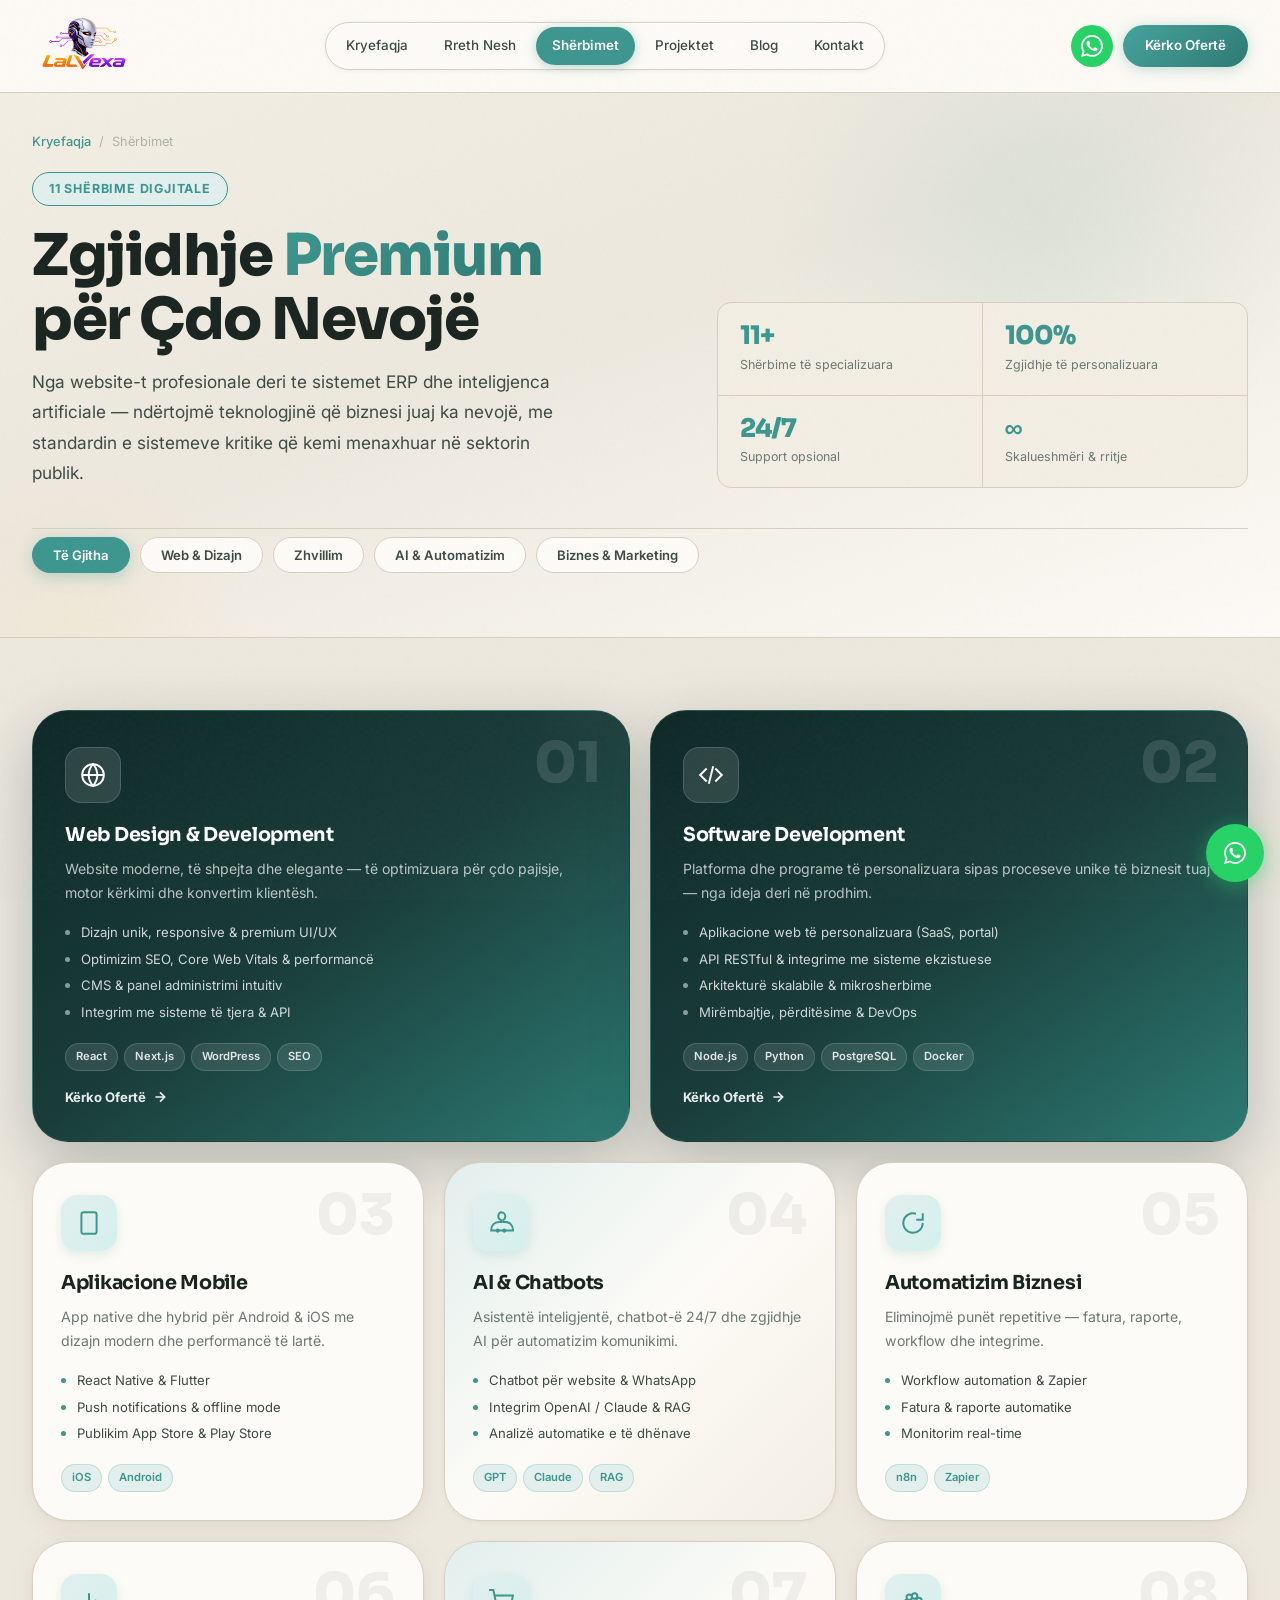
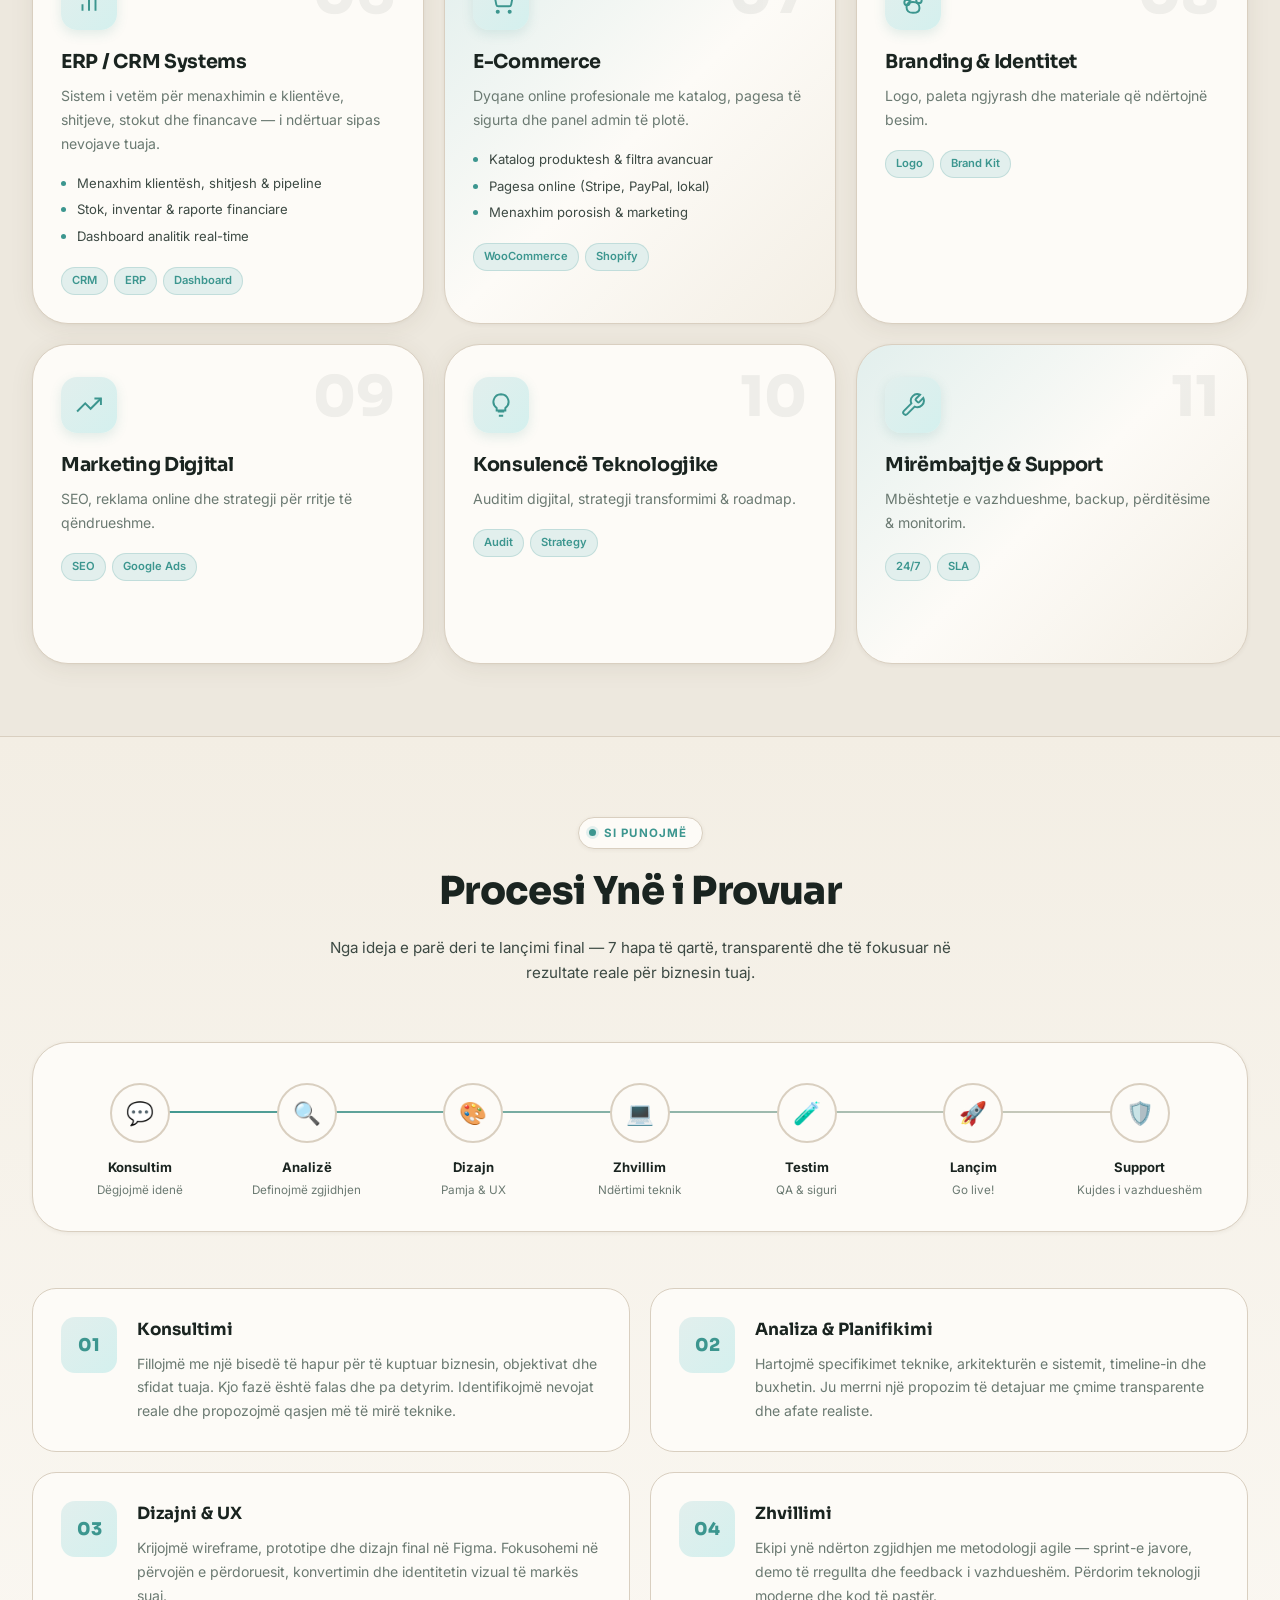
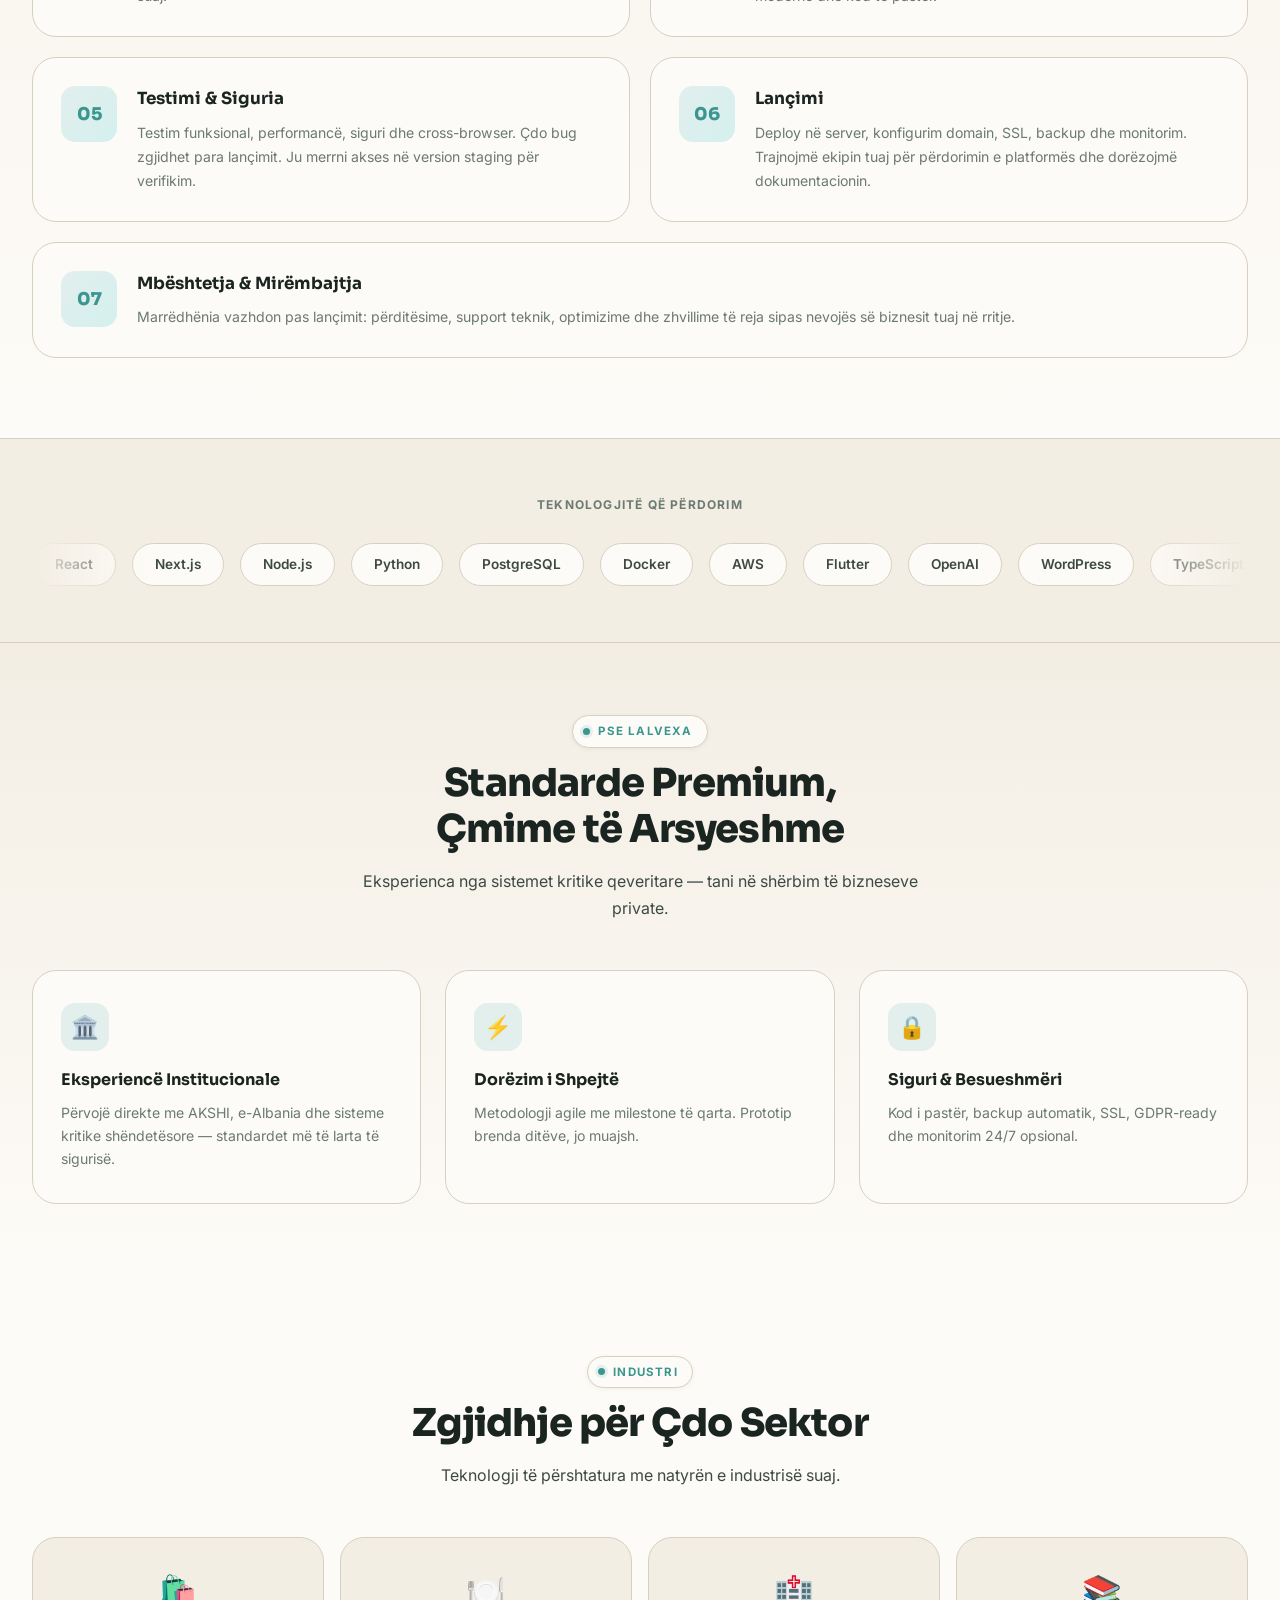
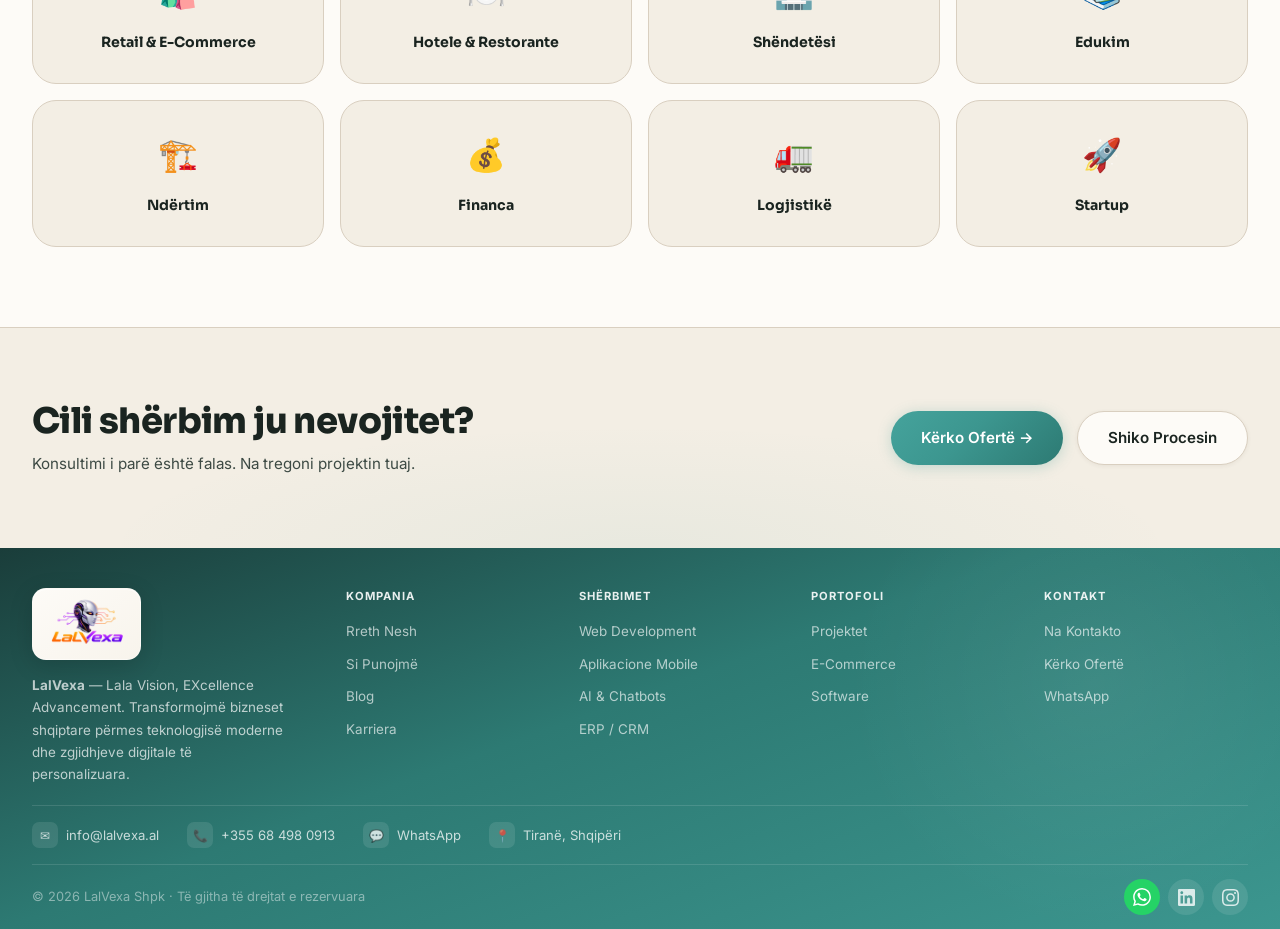
<file: pages/sherbimet.html>
<!DOCTYPE html>
<html lang="sq">
<head>
<meta charset="UTF-8"/>
<meta name="viewport" content="width=device-width, initial-scale=1.0"/>
<meta name="description" content="LalVexa - Shërbimet. Zhvillim web/software, aplikacione mobile, AI, ERP/CRM, e-commerce dhe automatizim biznesi."/>
<meta name="keywords" content="sherbime IT Shqiperi, zhvillim web Tirane, ERP CRM, AI chatbot"/>
<meta name="robots" content="index,follow"/>
<link rel="canonical" href="https://lalvexa.al/pages/sherbimet.html"/>
<title>LalVexa - Shërbimet</title>
<link rel="icon" href="../assets/logo_inovexa.png" type="image/png"/>
<meta property="og:type" content="website"/>
<meta property="og:site_name" content="LalVexa"/>
<meta property="og:title" content="LalVexa - Shërbimet"/>
<meta property="og:description" content="Shërbime digjitale premium për biznese: web, software, AI, ERP/CRM dhe më shumë."/>
<meta property="og:url" content="https://lalvexa.al/pages/sherbimet.html"/>
<meta property="og:image" content="https://lalvexa.al/assets/logo_inovexa.png"/>
<link href="https://fonts.googleapis.com/css2?family=Inter:wght@300;400;500;600;700;800&family=Sora:wght@300;400;600;700;800&display=swap" rel="stylesheet"/>
<link rel="stylesheet" href="../css/style.css"/>
<link rel="stylesheet" href="../css/layout.css"/>
<link rel="stylesheet" href="../css/services.css"/>
<link rel="stylesheet" href="../css/mobile.css"/>
<link rel="stylesheet" href="../css/pro.css"/>
</head>
<body class="svc-page" data-base="../" data-page="sherbimet">

<div id="site-header"></div>

<!-- HERO -->
<header class="svc-hero">
  <div class="svc-hero-inner reveal visible">
    <div class="svc-hero-top">
      <div>
        <div class="breadcrumb"><a href="../index.html">Kryefaqja</a><span>/</span><span>Shërbimet</span></div>
        <div class="svc-hero-badge">11 Shërbime Digjitale</div>
        <h1>Zgjidhje <em>Premium</em> për Çdo Nevojë</h1>
        <p class="svc-hero-lead">Nga website-t profesionale deri te sistemet ERP dhe inteligjenca artificiale — ndërtojmë teknologjinë që biznesi juaj ka nevojë, me standardin e sistemeve kritike që kemi menaxhuar në sektorin publik.</p>
      </div>
      <div class="svc-hero-stats">
        <div class="svc-hero-stat"><strong>11+</strong><span>Shërbime të specializuara</span></div>
        <div class="svc-hero-stat"><strong>100%</strong><span>Zgjidhje të personalizuara</span></div>
        <div class="svc-hero-stat"><strong>24/7</strong><span>Support opsional</span></div>
        <div class="svc-hero-stat"><strong>∞</strong><span>Skalueshmëri & rritje</span></div>
      </div>
    </div>
    <div class="svc-filters" role="tablist">
      <button class="svc-filter active" data-filter="all">Të Gjitha</button>
      <button class="svc-filter" data-filter="web">Web & Dizajn</button>
      <button class="svc-filter" data-filter="dev">Zhvillim</button>
      <button class="svc-filter" data-filter="ai">AI & Automatizim</button>
      <button class="svc-filter" data-filter="biz">Biznes & Marketing</button>
    </div>
  </div>
</header>

<!-- BENTO GRID -->
<section class="svc-section">
  <div class="svc-section-inner">
    <div class="svc-bento" id="svcBento">

      <!-- WEB — Featured Dark -->
      <article class="svc-card svc-card--xl svc-card--dark" id="web" data-cat="web">
        <span class="svc-card-num">01</span>
        <div class="svc-card-icon">
          <svg viewBox="0 0 24 24" fill="none" stroke="currentColor" stroke-width="1.8"><circle cx="12" cy="12" r="10"/><path d="M2 12h20M12 2a15.3 15.3 0 0 1 4 10 15.3 15.3 0 0 1-4 10 15.3 15.3 0 0 1-4-10 15.3 15.3 0 0 1 4-10z"/></svg>
        </div>
        <div class="svc-card-body">
          <h3 class="svc-card-title">Web Design & Development</h3>
          <p class="svc-card-desc">Website moderne, të shpejta dhe elegante — të optimizuara për çdo pajisje, motor kërkimi dhe konvertim klientësh.</p>
          <ul class="svc-card-list">
            <li>Dizajn unik, responsive & premium UI/UX</li>
            <li>Optimizim SEO, Core Web Vitals & performancë</li>
            <li>CMS & panel administrimi intuitiv</li>
            <li>Integrim me sisteme të tjera & API</li>
          </ul>
          <div class="svc-card-tags">
            <span class="svc-tag">React</span><span class="svc-tag">Next.js</span><span class="svc-tag">WordPress</span><span class="svc-tag">SEO</span>
          </div>
          <a href="kontakt.html" class="svc-card-cta">Kërko Ofertë <svg viewBox="0 0 24 24" fill="none" stroke="currentColor" stroke-width="2.5"><path d="M5 12h14M12 5l7 7-7 7"/></svg></a>
        </div>
      </article>

      <!-- SOFTWARE — Featured Dark -->
      <article class="svc-card svc-card--xl svc-card--dark" id="software" data-cat="dev">
        <span class="svc-card-num">02</span>
        <div class="svc-card-icon">
          <svg viewBox="0 0 24 24" fill="none" stroke="currentColor" stroke-width="1.8"><polyline points="16 18 22 12 16 6"/><polyline points="8 6 2 12 8 18"/><line x1="14" y1="4" x2="10" y2="20"/></svg>
        </div>
        <div class="svc-card-body">
          <h3 class="svc-card-title">Software Development</h3>
          <p class="svc-card-desc">Platforma dhe programe të personalizuara sipas proceseve unike të biznesit tuaj — nga ideja deri në prodhim.</p>
          <ul class="svc-card-list">
            <li>Aplikacione web të personalizuara (SaaS, portal)</li>
            <li>API RESTful & integrime me sisteme ekzistuese</li>
            <li>Arkitekturë skalabile & mikrosherbime</li>
            <li>Mirëmbajtje, përditësime & DevOps</li>
          </ul>
          <div class="svc-card-tags">
            <span class="svc-tag">Node.js</span><span class="svc-tag">Python</span><span class="svc-tag">PostgreSQL</span><span class="svc-tag">Docker</span>
          </div>
          <a href="kontakt.html" class="svc-card-cta">Kërko Ofertë <svg viewBox="0 0 24 24" fill="none" stroke="currentColor" stroke-width="2.5"><path d="M5 12h14M12 5l7 7-7 7"/></svg></a>
        </div>
      </article>

      <!-- MOBILE -->
      <article class="svc-card svc-card--md svc-card--light" id="mobile" data-cat="dev">
        <span class="svc-card-num">03</span>
        <div class="svc-card-icon">
          <svg viewBox="0 0 24 24" fill="none" stroke="currentColor" stroke-width="1.8"><rect x="5" y="2" width="14" height="20" rx="2"/><line x1="12" y1="18" x2="12" y2="18.01"/></svg>
        </div>
        <div class="svc-card-body">
          <h3 class="svc-card-title">Aplikacione Mobile</h3>
          <p class="svc-card-desc">App native dhe hybrid për Android & iOS me dizajn modern dhe performancë të lartë.</p>
          <ul class="svc-card-list">
            <li>React Native & Flutter</li>
            <li>Push notifications & offline mode</li>
            <li>Publikim App Store & Play Store</li>
          </ul>
          <div class="svc-card-tags"><span class="svc-tag">iOS</span><span class="svc-tag">Android</span></div>
        </div>
      </article>

      <!-- AI -->
      <article class="svc-card svc-card--md svc-card--accent" id="ai" data-cat="ai">
        <span class="svc-card-num">04</span>
        <div class="svc-card-icon">
          <svg viewBox="0 0 24 24" fill="none" stroke="currentColor" stroke-width="1.8"><path d="M12 2a4 4 0 0 1 4 4c0 1.5-.8 2.8-2 3.4V11h2a7 7 0 0 1 7 7v1H3v-1a7 7 0 0 1 7-7h2V9.4A4 4 0 0 1 12 2z"/><circle cx="9" cy="19" r="1"/><circle cx="15" cy="19" r="1"/></svg>
        </div>
        <div class="svc-card-body">
          <h3 class="svc-card-title">AI & Chatbots</h3>
          <p class="svc-card-desc">Asistentë inteligjentë, chatbot-ë 24/7 dhe zgjidhje AI për automatizim komunikimi.</p>
          <ul class="svc-card-list">
            <li>Chatbot për website & WhatsApp</li>
            <li>Integrim OpenAI / Claude & RAG</li>
            <li>Analizë automatike e të dhënave</li>
          </ul>
          <div class="svc-card-tags"><span class="svc-tag">GPT</span><span class="svc-tag">Claude</span><span class="svc-tag">RAG</span></div>
        </div>
      </article>

      <!-- AUTOMATIZIM -->
      <article class="svc-card svc-card--md svc-card--light" id="automatizim" data-cat="ai">
        <span class="svc-card-num">05</span>
        <div class="svc-card-icon">
          <svg viewBox="0 0 24 24" fill="none" stroke="currentColor" stroke-width="1.8"><path d="M21 12a9 9 0 1 1-6.22-8.56"/><polyline points="21 3 21 9 15 9"/></svg>
        </div>
        <div class="svc-card-body">
          <h3 class="svc-card-title">Automatizim Biznesi</h3>
          <p class="svc-card-desc">Eliminojmë punët repetitive — fatura, raporte, workflow dhe integrime.</p>
          <ul class="svc-card-list">
            <li>Workflow automation & Zapier</li>
            <li>Fatura & raporte automatike</li>
            <li>Monitorim real-time</li>
          </ul>
          <div class="svc-card-tags"><span class="svc-tag">n8n</span><span class="svc-tag">Zapier</span></div>
        </div>
      </article>

      <!-- ERP -->
      <article class="svc-card svc-card--lg svc-card--light" id="erp" data-cat="biz">
        <span class="svc-card-num">06</span>
        <div class="svc-card-icon">
          <svg viewBox="0 0 24 24" fill="none" stroke="currentColor" stroke-width="1.8"><path d="M18 20V10M12 20V4M6 20v-6"/></svg>
        </div>
        <div class="svc-card-body">
          <h3 class="svc-card-title">ERP / CRM Systems</h3>
          <p class="svc-card-desc">Sistem i vetëm për menaxhimin e klientëve, shitjeve, stokut dhe financave — i ndërtuar sipas nevojave tuaja.</p>
          <ul class="svc-card-list">
            <li>Menaxhim klientësh, shitjesh & pipeline</li>
            <li>Stok, inventar & raporte financiare</li>
            <li>Dashboard analitik real-time</li>
          </ul>
          <div class="svc-card-tags"><span class="svc-tag">CRM</span><span class="svc-tag">ERP</span><span class="svc-tag">Dashboard</span></div>
        </div>
      </article>

      <!-- E-COMMERCE -->
      <article class="svc-card svc-card--lg svc-card--accent" id="ecommerce" data-cat="web">
        <span class="svc-card-num">07</span>
        <div class="svc-card-icon">
          <svg viewBox="0 0 24 24" fill="none" stroke="currentColor" stroke-width="1.8"><circle cx="9" cy="21" r="1"/><circle cx="20" cy="21" r="1"/><path d="M1 1h4l2.68 13.39a2 2 0 0 0 2 1.61h9.72a2 2 0 0 0 2-1.61L23 6H6"/></svg>
        </div>
        <div class="svc-card-body">
          <h3 class="svc-card-title">E-Commerce</h3>
          <p class="svc-card-desc">Dyqane online profesionale me katalog, pagesa të sigurta dhe panel admin të plotë.</p>
          <ul class="svc-card-list">
            <li>Katalog produktesh & filtra avancuar</li>
            <li>Pagesa online (Stripe, PayPal, lokal)</li>
            <li>Menaxhim porosish & marketing</li>
          </ul>
          <div class="svc-card-tags"><span class="svc-tag">WooCommerce</span><span class="svc-tag">Shopify</span></div>
        </div>
      </article>

      <!-- BRANDING -->
      <article class="svc-card svc-card--sm svc-card--light" id="branding" data-cat="web">
        <span class="svc-card-num">08</span>
        <div class="svc-card-icon">
          <svg viewBox="0 0 24 24" fill="none" stroke="currentColor" stroke-width="1.8"><circle cx="13.5" cy="6.5" r="2.5"/><circle cx="17.5" cy="10.5" r="2.5"/><circle cx="8.5" cy="7.5" r="2.5"/><circle cx="6.5" cy="12.5" r="2.5"/><path d="M12 22c-4 0-6-2-6-5.5S8 12 12 12s6 2.5 6 5.5S16 22 12 22z"/></svg>
        </div>
        <div class="svc-card-body">
          <h3 class="svc-card-title">Branding & Identitet</h3>
          <p class="svc-card-desc">Logo, paleta ngjyrash dhe materiale që ndërtojnë besim.</p>
          <div class="svc-card-tags"><span class="svc-tag">Logo</span><span class="svc-tag">Brand Kit</span></div>
        </div>
      </article>

      <!-- MARKETING -->
      <article class="svc-card svc-card--sm svc-card--light" id="marketing" data-cat="biz">
        <span class="svc-card-num">09</span>
        <div class="svc-card-icon">
          <svg viewBox="0 0 24 24" fill="none" stroke="currentColor" stroke-width="1.8"><polyline points="23 6 13.5 15.5 8.5 10.5 1 18"/><polyline points="17 6 23 6 23 12"/></svg>
        </div>
        <div class="svc-card-body">
          <h3 class="svc-card-title">Marketing Digjital</h3>
          <p class="svc-card-desc">SEO, reklama online dhe strategji për rritje të qëndrueshme.</p>
          <div class="svc-card-tags"><span class="svc-tag">SEO</span><span class="svc-tag">Google Ads</span></div>
        </div>
      </article>

      <!-- KONSULENCË -->
      <article class="svc-card svc-card--sm svc-card--light" id="konsulence" data-cat="biz">
        <span class="svc-card-num">10</span>
        <div class="svc-card-icon">
          <svg viewBox="0 0 24 24" fill="none" stroke="currentColor" stroke-width="1.8"><path d="M9 18h6M10 22h4M12 2a7 7 0 0 0-4 12.7V17h8v-2.3A7 7 0 0 0 12 2z"/></svg>
        </div>
        <div class="svc-card-body">
          <h3 class="svc-card-title">Konsulencë Teknologjike</h3>
          <p class="svc-card-desc">Auditim digjital, strategji transformimi & roadmap.</p>
          <div class="svc-card-tags"><span class="svc-tag">Audit</span><span class="svc-tag">Strategy</span></div>
        </div>
      </article>

      <!-- SUPPORT -->
      <article class="svc-card svc-card--sm svc-card--accent" id="support" data-cat="dev">
        <span class="svc-card-num">11</span>
        <div class="svc-card-icon">
          <svg viewBox="0 0 24 24" fill="none" stroke="currentColor" stroke-width="1.8"><path d="M14.7 6.3a1 1 0 0 0 0 1.4l1.6 1.6a1 1 0 0 0 1.4 0l3.77-3.77a6 6 0 0 1-7.94 7.94l-6.91 6.91a2.12 2.12 0 0 1-3-3l6.91-6.91a6 6 0 0 1 7.94-7.94l-3.76 3.76z"/></svg>
        </div>
        <div class="svc-card-body">
          <h3 class="svc-card-title">Mirëmbajtje & Support</h3>
          <p class="svc-card-desc">Mbështetje e vazhdueshme, backup, përditësime & monitorim.</p>
          <div class="svc-card-tags"><span class="svc-tag">24/7</span><span class="svc-tag">SLA</span></div>
        </div>
      </article>

    </div>
  </div>
</section>

<!-- PROCESI -->
<section class="svc-procesi" id="procesi">
  <div class="svc-procesi-inner">
    <div class="svc-procesi-header reveal">
      <span class="section-tag">Si Punojmë</span>
      <h2>Procesi Ynë i Provuar</h2>
      <p>Nga ideja e parë deri te lançimi final — 7 hapa të qartë, transparentë dhe të fokusuar në rezultate reale për biznesin tuaj.</p>
    </div>

    <div class="process-steps reveal">
      <div class="process-step"><div class="process-step-circle"><span>💬</span></div><div class="process-step-name">Konsultim</div><div class="process-step-desc">Dëgjojmë idenë</div></div>
      <div class="process-step"><div class="process-step-circle"><span>🔍</span></div><div class="process-step-name">Analizë</div><div class="process-step-desc">Definojmë zgjidhjen</div></div>
      <div class="process-step"><div class="process-step-circle"><span>🎨</span></div><div class="process-step-name">Dizajn</div><div class="process-step-desc">Pamja & UX</div></div>
      <div class="process-step"><div class="process-step-circle"><span>💻</span></div><div class="process-step-name">Zhvillim</div><div class="process-step-desc">Ndërtimi teknik</div></div>
      <div class="process-step"><div class="process-step-circle"><span>🧪</span></div><div class="process-step-name">Testim</div><div class="process-step-desc">QA & siguri</div></div>
      <div class="process-step"><div class="process-step-circle"><span>🚀</span></div><div class="process-step-name">Lançim</div><div class="process-step-desc">Go live!</div></div>
      <div class="process-step"><div class="process-step-circle"><span>🛡️</span></div><div class="process-step-name">Support</div><div class="process-step-desc">Kujdes i vazhdueshëm</div></div>
    </div>

    <div class="svc-procesi-detail reveal">
      <div class="svc-proc-item" id="konsultimi">
        <div class="svc-proc-num">01</div>
        <div>
          <h3>Konsultimi</h3>
          <p>Fillojmë me një bisedë të hapur për të kuptuar biznesin, objektivat dhe sfidat tuaja. Kjo fazë është falas dhe pa detyrim. Identifikojmë nevojat reale dhe propozojmë qasjen më të mirë teknike.</p>
        </div>
      </div>
      <div class="svc-proc-item" id="analiza">
        <div class="svc-proc-num">02</div>
        <div>
          <h3>Analiza & Planifikimi</h3>
          <p>Hartojmë specifikimet teknike, arkitekturën e sistemit, timeline-in dhe buxhetin. Ju merrni një propozim të detajuar me çmime transparente dhe afate realiste.</p>
        </div>
      </div>
      <div class="svc-proc-item" id="dizajni">
        <div class="svc-proc-num">03</div>
        <div>
          <h3>Dizajni & UX</h3>
          <p>Krijojmë wireframe, prototipe dhe dizajn final në Figma. Fokusohemi në përvojën e përdoruesit, konvertimin dhe identitetin vizual të markës suaj.</p>
        </div>
      </div>
      <div class="svc-proc-item" id="zhvillimi">
        <div class="svc-proc-num">04</div>
        <div>
          <h3>Zhvillimi</h3>
          <p>Ekipi ynë ndërton zgjidhjen me metodologji agile — sprint-e javore, demo të rregullta dhe feedback i vazhdueshëm. Përdorim teknologji moderne dhe kod të pastër.</p>
        </div>
      </div>
      <div class="svc-proc-item" id="testimi">
        <div class="svc-proc-num">05</div>
        <div>
          <h3>Testimi & Siguria</h3>
          <p>Testim funksional, performancë, siguri dhe cross-browser. Çdo bug zgjidhet para lançimit. Ju merrni akses në version staging për verifikim.</p>
        </div>
      </div>
      <div class="svc-proc-item" id="lancimi">
        <div class="svc-proc-num">06</div>
        <div>
          <h3>Lançimi</h3>
          <p>Deploy në server, konfigurim domain, SSL, backup dhe monitorim. Trajnojmë ekipin tuaj për përdorimin e platformës dhe dorëzojmë dokumentacionin.</p>
        </div>
      </div>
      <div class="svc-proc-item svc-proc-item--wide" id="support-proces">
        <div class="svc-proc-num">07</div>
        <div>
          <h3>Mbështetja & Mirëmbajtja</h3>
          <p>Marrëdhënia vazhdon pas lançimit: përditësime, support teknik, optimizime dhe zhvillime të reja sipas nevojës së biznesit tuaj në rritje.</p>
        </div>
      </div>
    </div>
  </div>
</section>

<!-- TECH STACK -->
<section class="svc-tech">
  <div class="svc-tech-label">Teknologjitë që përdorim</div>
  <div class="svc-marquee">
    <div class="svc-marquee-track">
      <span class="svc-tech-pill">React</span><span class="svc-tech-pill">Next.js</span><span class="svc-tech-pill">Node.js</span><span class="svc-tech-pill">Python</span><span class="svc-tech-pill">PostgreSQL</span><span class="svc-tech-pill">Docker</span><span class="svc-tech-pill">AWS</span><span class="svc-tech-pill">Flutter</span><span class="svc-tech-pill">OpenAI</span><span class="svc-tech-pill">WordPress</span><span class="svc-tech-pill">TypeScript</span><span class="svc-tech-pill">Tailwind CSS</span>
      <span class="svc-tech-pill">React</span><span class="svc-tech-pill">Next.js</span><span class="svc-tech-pill">Node.js</span><span class="svc-tech-pill">Python</span><span class="svc-tech-pill">PostgreSQL</span><span class="svc-tech-pill">Docker</span><span class="svc-tech-pill">AWS</span><span class="svc-tech-pill">Flutter</span><span class="svc-tech-pill">OpenAI</span><span class="svc-tech-pill">WordPress</span><span class="svc-tech-pill">TypeScript</span><span class="svc-tech-pill">Tailwind CSS</span>
    </div>
  </div>
</section>

<!-- WHY -->
<section class="svc-why">
  <div class="svc-section-inner">
    <div class="svc-section-header reveal">
      <span class="section-tag">Pse LalVexa</span>
      <h2 class="section-title">Standarde Premium, Çmime të Arsyeshme</h2>
      <p class="section-sub" style="margin:0 auto">Eksperienca nga sistemet kritike qeveritare — tani në shërbim të bizneseve private.</p>
    </div>
    <div class="svc-why-grid reveal">
      <div class="svc-why-card">
        <div class="svc-why-icon">🏛️</div>
        <h4>Eksperiencë Institucionale</h4>
        <p>Përvojë direkte me AKSHI, e-Albania dhe sisteme kritike shëndetësore — standardet më të larta të sigurisë.</p>
      </div>
      <div class="svc-why-card">
        <div class="svc-why-icon">⚡</div>
        <h4>Dorëzim i Shpejtë</h4>
        <p>Metodologji agile me milestone të qarta. Prototip brenda ditëve, jo muajsh.</p>
      </div>
      <div class="svc-why-card">
        <div class="svc-why-icon">🔒</div>
        <h4>Siguri & Besueshmëri</h4>
        <p>Kod i pastër, backup automatik, SSL, GDPR-ready dhe monitorim 24/7 opsional.</p>
      </div>
    </div>
  </div>
</section>

<!-- INDUSTRIES -->
<section class="svc-industries" id="industries">
  <div class="svc-section-inner">
    <div class="svc-section-header reveal">
      <span class="section-tag">Industri</span>
      <h2 class="section-title">Zgjidhje për Çdo Sektor</h2>
      <p class="section-sub" style="margin:0 auto">Teknologji të përshtatura me natyrën e industrisë suaj.</p>
    </div>
    <div class="svc-ind-grid reveal">
      <div class="svc-ind-card"><span class="svc-ind-icon">🛍️</span><span class="svc-ind-title">Retail & E-Commerce</span></div>
      <div class="svc-ind-card"><span class="svc-ind-icon">🍽️</span><span class="svc-ind-title">Hotele & Restorante</span></div>
      <div class="svc-ind-card"><span class="svc-ind-icon">🏥</span><span class="svc-ind-title">Shëndetësi</span></div>
      <div class="svc-ind-card"><span class="svc-ind-icon">📚</span><span class="svc-ind-title">Edukim</span></div>
      <div class="svc-ind-card"><span class="svc-ind-icon">🏗️</span><span class="svc-ind-title">Ndërtim</span></div>
      <div class="svc-ind-card"><span class="svc-ind-icon">💰</span><span class="svc-ind-title">Financa</span></div>
      <div class="svc-ind-card"><span class="svc-ind-icon">🚛</span><span class="svc-ind-title">Logjistikë</span></div>
      <div class="svc-ind-card"><span class="svc-ind-icon">🚀</span><span class="svc-ind-title">Startup</span></div>
    </div>
  </div>
</section>

<!-- CTA -->
<div class="cta-band cta-band-light">
  <div class="cta-inner">
    <div>
      <div class="cta-title-dark">Cili shërbim ju nevojitet?</div>
      <p class="cta-sub-dark">Konsultimi i parë është falas. Na tregoni projektin tuaj.</p>
    </div>
    <div class="cta-actions">
      <a href="kontakt.html" class="btn-primary">Kërko Ofertë →</a>
      <a href="#procesi" class="btn-secondary">Shiko Procesin</a>
    </div>
  </div>
</div>

<div id="site-footer"></div>

<script src="../js/layout.js"></script>
<script src="../js/main.js"></script>
<script src="../js/services.js"></script>
</body>
</html>
</file>
<file: css/style.css>
:root {
    --brand:       #3c968f;
    --brand-dark:  #2d7a73;
    --brand-light: #e2efed;
    --brand-xlight:#f0ebe3;
    --accent:      #f0a500;
    --text-dark:   #1a2420;
    --text-mid:    #3d4a44;
    --text-soft:   #6b7a72;
    --bg-page:     #f3eee4;
    --surface:     #fdfbf7;
    --surface-2:   #f3eee4;
    --surface-3:   #ede8de;
    --border:      #d9cfc0;
    --radius-sm:   8px;
    --radius-md:   14px;
    --radius-lg:   24px;
    --radius-xl:   36px;
    --shadow-sm:   0 1px 4px rgba(72, 58, 42, .07);
    --shadow-md:   0 4px 24px rgba(72, 58, 42, .1);
    --shadow-lg:   0 12px 48px rgba(72, 58, 42, .12);
    --font-display:'Sora', sans-serif;
    --font-body:   'Inter', sans-serif;
  }
  *, *::before, *::after { box-sizing: border-box; margin: 0; padding: 0; }
  html { scroll-behavior: smooth; }
  body {
    font-family: var(--font-body);
    background: var(--bg-page);
    color: var(--text-dark);
    line-height: 1.6;
    overflow-x: hidden;
    -webkit-font-smoothing: antialiased;
  }

  /* Inner pages — consistent cream canvas */
  .contact-page,
  .blog-page,
  .proj-page,
  .careers-page,
  .about-page,
  .svc-page {
    background: var(--bg-page);
  }

  /* â”€â”€ NAVBAR â”€â”€ */
  .navbar {
    position: fixed; top: 0; left: 0; right: 0; z-index: 1000;
    background: rgba(253, 251, 247, 0.92);
    backdrop-filter: blur(18px);
    border-bottom: 1px solid var(--border);
    transition: box-shadow .3s;
  }
  .navbar.scrolled { box-shadow: var(--shadow-md); }
  .nav-inner {
    max-width: 1280px; margin: 0 auto;
    padding: 0 32px;
    display: flex; align-items: center; gap: 0; height: 72px;
  }
  .nav-logo {
    display: flex; align-items: center; gap: 10px;
    text-decoration: none; flex-shrink: 0; margin-right: auto;
  }
  .nav-logo-mark {
    width: 38px; height: 38px; border-radius: 10px;
    background: var(--brand);
    display: flex; align-items: center; justify-content: center;
  }
  .nav-logo-mark svg { width: 22px; height: 22px; }
  .nav-logo-text {
    font-family: var(--font-display);
    font-weight: 700; font-size: 1.2rem;
    color: var(--text-dark); letter-spacing: -.3px;
  }
  .nav-logo-text span { color: var(--brand); }
  .nav-links {
    display: flex; align-items: center; gap: 2px; list-style: none;
  }
  .nav-links > li { position: relative; }
  .nav-links > li > a {
    display: flex; align-items: center; gap: 4px;
    padding: 8px 14px; border-radius: var(--radius-sm);
    font-size: .875rem; font-weight: 500;
    color: var(--text-mid);
    text-decoration: none;
    transition: background .2s, color .2s;
    white-space: nowrap;
  }
  .nav-links > li > a:hover,
  .nav-links > li:hover > a { background: var(--brand-light); color: var(--brand); }
  .nav-links > li > a .chevron {
    width: 14px; height: 14px; opacity: .5;
    transition: transform .2s;
  }
  .nav-links > li:hover > a .chevron { transform: rotate(180deg); }

  /* dropdown */
  .dropdown {
    position: absolute; top: calc(100% + 8px); left: 50%;
    transform: translateX(-50%);
    background: var(--surface);
    border: 1px solid var(--border);
    border-radius: var(--radius-md);
    box-shadow: var(--shadow-lg);
    padding: 8px;
    min-width: 210px;
    opacity: 0; pointer-events: none;
    transform: translateX(-50%) translateY(-6px);
    transition: opacity .2s, transform .2s;
    z-index: 999;
  }
  .nav-links > li:hover .dropdown {
    opacity: 1; pointer-events: all;
    transform: translateX(-50%) translateY(0);
  }
  .dropdown a {
    display: block; padding: 9px 14px;
    border-radius: var(--radius-sm);
    font-size: .85rem; color: var(--text-mid);
    text-decoration: none;
    transition: background .15s, color .15s;
  }
  .dropdown a:hover { background: var(--brand-light); color: var(--brand); }

  /* mega dropdown for services */
  .mega-dropdown {
    position: absolute; top: calc(100% + 8px); left: 50%;
    transform: translateX(-50%);
    background: var(--surface);
    border: 1px solid var(--border);
    border-radius: var(--radius-lg);
    box-shadow: var(--shadow-lg);
    padding: 24px;
    width: 720px;
    opacity: 0; pointer-events: none;
    transform: translateX(-50%) translateY(-6px);
    transition: opacity .2s, transform .2s;
    z-index: 999;
    display: grid; grid-template-columns: repeat(3, 1fr); gap: 4px;
  }
  .nav-links > li:hover .mega-dropdown {
    opacity: 1; pointer-events: all;
    transform: translateX(-50%) translateY(0);
  }
  .mega-item {
    display: flex; align-items: flex-start; gap: 10px;
    padding: 12px; border-radius: var(--radius-sm);
    text-decoration: none;
    transition: background .15s;
  }
  .mega-item:hover { background: var(--brand-light); }
  .mega-item-icon {
    width: 34px; height: 34px; border-radius: 8px;
    background: var(--brand-xlight);
    display: flex; align-items: center; justify-content: center;
    flex-shrink: 0; font-size: 1rem;
  }
  .mega-item:hover .mega-item-icon { background: var(--brand); }
  .mega-item:hover .mega-item-icon span { filter: brightness(10); }
  .mega-item-text strong {
    display: block; font-size: .82rem; font-weight: 600;
    color: var(--text-dark); line-height: 1.3;
  }
  .mega-item-text small {
    font-size: .75rem; color: var(--text-soft);
  }

  .nav-cta {
    margin-left: 16px;
    padding: 10px 22px;
    background: var(--brand);
    color: #fff !important;
    border-radius: 40px;
    font-weight: 600; font-size: .875rem;
    text-decoration: none;
    transition: background .2s, box-shadow .2s, transform .15s;
    flex-shrink: 0;
  }
  .nav-cta:hover {
    background: var(--brand-dark) !important;
    box-shadow: 0 4px 20px rgba(60,150,143,.35);
    transform: translateY(-1px);
  }

  /* hamburger */
  .hamburger {
    display: none; flex-direction: column; gap: 5px;
    background: none; border: none; cursor: pointer; padding: 4px;
    margin-left: 16px;
  }
  .hamburger span {
    display: block; width: 24px; height: 2px;
    background: var(--text-dark); border-radius: 2px;
    transition: .3s;
  }

  /* â”€â”€ HERO â”€â”€ */
  .hero {
    min-height: 100vh;
    padding: 120px 32px 80px;
    display: flex; align-items: center;
    background: linear-gradient(150deg, var(--surface) 0%, var(--brand-xlight) 50%, var(--surface-3) 100%);
    position: relative; overflow: hidden;
  }
  .hero-bg-shape {
    position: absolute; border-radius: 50%; pointer-events: none;
    filter: blur(80px); opacity: .25;
  }
  .hero-bg-shape.s1 {
    width: 600px; height: 600px;
    background: var(--brand);
    top: -200px; right: -100px;
  }
  .hero-bg-shape.s2 {
    width: 400px; height: 400px;
    background: var(--accent);
    bottom: -100px; left: -50px;
  }
  .hero-inner {
    max-width: 1280px; margin: 0 auto;
    display: grid; grid-template-columns: 1fr 1fr; gap: 80px;
    align-items: center; width: 100%;
  }
  .hero-badge {
    display: inline-flex; align-items: center; gap: 8px;
    background: var(--brand-light);
    border: 1px solid var(--brand);
    border-radius: 40px;
    padding: 6px 14px;
    font-size: .78rem; font-weight: 600;
    color: var(--brand);
    margin-bottom: 24px;
    letter-spacing: .3px; text-transform: uppercase;
  }
  .hero-badge-dot {
    width: 7px; height: 7px; border-radius: 50%;
    background: var(--brand);
    animation: pulse 2s infinite;
  }
  @keyframes pulse {
    0%,100% { opacity: 1; transform: scale(1); }
    50% { opacity: .5; transform: scale(1.4); }
  }
  .hero h1 {
    font-family: var(--font-display);
    font-size: clamp(2.4rem, 4.5vw, 3.8rem);
    font-weight: 800; line-height: 1.12;
    letter-spacing: -1.5px; color: var(--text-dark);
    margin-bottom: 20px;
  }
  .hero h1 .highlight {
    color: var(--brand);
    position: relative; display: inline-block;
  }
  .hero h1 .highlight::after {
    content: '';
    position: absolute; bottom: 2px; left: 0; right: 0;
    height: 4px; border-radius: 2px;
    background: linear-gradient(90deg, var(--brand), transparent);
    opacity: .35;
  }
  .hero-sub {
    font-size: 1.08rem; color: var(--text-mid);
    line-height: 1.7; max-width: 500px;
    margin-bottom: 36px;
  }
  .hero-actions {
    display: flex; gap: 14px; flex-wrap: wrap;
    margin-bottom: 52px;
  }
  .btn-primary {
    padding: 14px 30px;
    background: var(--brand); color: #fff;
    border-radius: 40px; font-weight: 600; font-size: .95rem;
    text-decoration: none; border: none; cursor: pointer;
    transition: background .2s, box-shadow .2s, transform .15s;
    display: inline-flex; align-items: center; gap: 8px;
  }
  .btn-primary:hover {
    background: var(--brand-dark);
    box-shadow: 0 6px 28px rgba(60,150,143,.4);
    transform: translateY(-2px);
  }
  .btn-secondary {
    padding: 14px 30px;
    background: transparent; color: var(--text-dark);
    border: 1.5px solid var(--border);
    border-radius: 40px; font-weight: 600; font-size: .95rem;
    text-decoration: none; cursor: pointer;
    transition: border-color .2s, color .2s, background .2s;
    display: inline-flex; align-items: center; gap: 8px;
  }
  .btn-secondary:hover {
    border-color: var(--brand); color: var(--brand);
    background: var(--brand-light);
  }
  .hero-stats {
    display: flex; gap: 36px;
  }
  .hero-stat-val {
    font-family: var(--font-display);
    font-size: 1.8rem; font-weight: 800; color: var(--text-dark);
    letter-spacing: -1px; line-height: 1;
  }
  .hero-stat-val span { color: var(--brand); }
  .hero-stat-lbl {
    font-size: .78rem; color: var(--text-soft);
    margin-top: 4px; font-weight: 500;
  }

  /* hero visual */
  .hero-visual { position: relative; }
  .hero-card-main {
    background: var(--surface);
    border: 1px solid var(--border);
    border-radius: var(--radius-lg);
    padding: 28px;
    box-shadow: var(--shadow-lg);
  }
  .hero-card-header {
    display: flex; align-items: center; gap: 12px; margin-bottom: 20px;
  }
  .hero-avatar {
    width: 44px; height: 44px; border-radius: 12px;
    background: linear-gradient(135deg, var(--brand), var(--brand-dark));
    display: flex; align-items: center; justify-content: center;
    color: #fff; font-weight: 700; font-size: 1.1rem;
    font-family: var(--font-display);
  }
  .hero-card-name { font-weight: 600; font-size: .9rem; }
  .hero-card-role { font-size: .78rem; color: var(--text-soft); }
  .hero-metric-row {
    display: grid; grid-template-columns: 1fr 1fr 1fr; gap: 12px;
    margin-bottom: 20px;
  }
  .hero-metric {
    background: var(--surface-2);
    border-radius: var(--radius-sm);
    padding: 14px 12px; text-align: center;
  }
  .hero-metric-v {
    font-family: var(--font-display);
    font-size: 1.4rem; font-weight: 700;
    color: var(--brand);
  }
  .hero-metric-l { font-size: .7rem; color: var(--text-soft); margin-top: 2px; }
  .hero-bar-row { display: flex; flex-direction: column; gap: 10px; }
  .hero-bar-item {}
  .hero-bar-lbl {
    display: flex; justify-content: space-between;
    font-size: .75rem; color: var(--text-mid); margin-bottom: 5px;
  }
  .hero-bar-track {
    height: 6px; background: var(--surface-3); border-radius: 3px; overflow: hidden;
  }
  .hero-bar-fill {
    height: 100%; border-radius: 3px;
    background: linear-gradient(90deg, var(--brand), #5bbfb8);
    transition: width 1.5s ease;
  }

  .hero-float-badge {
    position: absolute;
    background: var(--surface);
    border: 1px solid var(--border);
    border-radius: var(--radius-md);
    padding: 12px 16px;
    box-shadow: var(--shadow-md);
    display: flex; align-items: center; gap: 10px;
    font-size: .82rem; font-weight: 500; color: var(--text-dark);
    white-space: nowrap;
  }
  .hero-float-badge .icon {
    width: 32px; height: 32px; border-radius: 8px;
    background: var(--brand-light);
    display: flex; align-items: center; justify-content: center;
    font-size: 1rem;
  }
  .hero-float-badge.b1 { bottom: -20px; left: -30px; animation: float1 4s ease-in-out infinite; }
  .hero-float-badge.b2 { top: -20px; right: -20px; animation: float2 5s ease-in-out infinite; }
  @keyframes float1 { 0%,100%{transform:translateY(0)} 50%{transform:translateY(-8px)} }
  @keyframes float2 { 0%,100%{transform:translateY(0)} 50%{transform:translateY(8px)} }

  /* â”€â”€ TRUSTED BY â”€â”€ */
  .trusted {
    padding: 32px;
    background: var(--surface);
    border-top: 1px solid var(--border);
    border-bottom: 1px solid var(--border);
  }
  .trusted-inner {
    max-width: 1280px; margin: 0 auto;
    display: flex; align-items: center; gap: 48px; flex-wrap: wrap;
  }
  .trusted-lbl {
    font-size: .78rem; font-weight: 600; color: var(--text-soft);
    text-transform: uppercase; letter-spacing: .8px;
    white-space: nowrap;
  }
  .trusted-logos {
    display: flex; align-items: center; gap: 40px; flex-wrap: wrap;
  }
  .trusted-logo {
    font-family: var(--font-display);
    font-weight: 700; font-size: .95rem;
    color: var(--text-soft); opacity: .6;
    letter-spacing: -.3px;
    transition: opacity .2s, color .2s;
    cursor: default;
  }
  .trusted-logo:hover { opacity: 1; color: var(--brand); }

  /* â”€â”€ SECTION COMMONS â”€â”€ */
  section { padding: 96px 32px; }
  .section-inner { max-width: 1280px; margin: 0 auto; }
  .section-tag {
    display: inline-block;
    font-size: .72rem; font-weight: 700;
    color: var(--brand); text-transform: uppercase;
    letter-spacing: 1.2px; margin-bottom: 12px;
  }
  .section-title {
    font-family: var(--font-display);
    font-size: clamp(1.8rem, 3vw, 2.6rem);
    font-weight: 800; line-height: 1.2;
    letter-spacing: -.8px; color: var(--text-dark);
    margin-bottom: 16px;
  }
  .section-sub {
    font-size: 1rem; color: var(--text-mid); max-width: 560px;
    line-height: 1.7;
  }
  .section-header {
    display: flex; align-items: flex-end; justify-content: space-between;
    gap: 32px; margin-bottom: 56px; flex-wrap: wrap;
  }

  /* â”€â”€ SERVICES â”€â”€ */
  .services { background: var(--bg-page); }
  .services-grid {
    display: grid;
    grid-template-columns: repeat(auto-fill, minmax(300px, 1fr));
    gap: 20px;
  }
  .service-card {
    background: var(--surface);
    border: 1px solid var(--border);
    border-radius: var(--radius-md);
    padding: 28px;
    cursor: pointer;
    transition: transform .25s, box-shadow .25s, border-color .25s;
    text-decoration: none; color: inherit;
    display: flex; flex-direction: column; gap: 14px;
  }
  .service-card:hover {
    transform: translateY(-5px);
    box-shadow: var(--shadow-lg);
    border-color: var(--brand);
  }
  .service-icon {
    width: 52px; height: 52px; border-radius: var(--radius-sm);
    background: var(--brand-xlight);
    display: flex; align-items: center; justify-content: center;
    font-size: 1.5rem;
    transition: background .25s;
  }
  .service-card:hover .service-icon { background: var(--brand); }
  .service-card:hover .service-icon span { filter: brightness(10); }
  .service-name {
    font-family: var(--font-display);
    font-size: 1rem; font-weight: 700;
    color: var(--text-dark);
  }
  .service-desc {
    font-size: .865rem; color: var(--text-soft);
    line-height: 1.6; flex: 1;
  }
  .service-link {
    display: flex; align-items: center; gap: 6px;
    font-size: .8rem; font-weight: 600; color: var(--brand);
    margin-top: 4px;
  }
  .service-link svg { width: 14px; height: 14px; transition: transform .2s; }
  .service-card:hover .service-link svg { transform: translateX(4px); }

  /* â”€â”€ WHY LALVEXA â”€â”€ */
  .why { background: var(--bg-page); }
  .why-grid {
    display: grid; grid-template-columns: 1fr 1fr; gap: 64px;
    align-items: center;
  }
  .why-visual {
    position: relative; display: flex; flex-direction: column; gap: 14px;
  }
  .why-step-card {
    background: var(--surface);
    border: 1px solid var(--border);
    border-radius: var(--radius-md);
    padding: 20px 24px;
    display: flex; align-items: flex-start; gap: 16px;
    transition: box-shadow .25s, border-color .25s;
    cursor: default;
  }
  .why-step-card:hover { box-shadow: var(--shadow-md); border-color: var(--brand); }
  .why-step-num {
    font-family: var(--font-display);
    font-size: .75rem; font-weight: 700;
    color: var(--brand); background: var(--brand-light);
    padding: 4px 10px; border-radius: 20px;
    flex-shrink: 0; margin-top: 2px;
    letter-spacing: .5px;
  }
  .why-step-body strong {
    display: block; font-size: .92rem; font-weight: 600;
    margin-bottom: 4px;
  }
  .why-step-body p { font-size: .82rem; color: var(--text-soft); line-height: 1.5; }
  .why-features { display: flex; flex-direction: column; gap: 28px; }
  .why-feature { display: flex; gap: 18px; align-items: flex-start; }
  .why-feature-icon {
    width: 48px; height: 48px; border-radius: var(--radius-sm);
    background: var(--brand-light);
    display: flex; align-items: center; justify-content: center;
    font-size: 1.3rem; flex-shrink: 0;
  }
  .why-feature-title {
    font-weight: 700; font-size: .95rem; margin-bottom: 5px;
  }
  .why-feature-desc { font-size: .86rem; color: var(--text-soft); line-height: 1.6; }

  /* â”€â”€ PROCESS â”€â”€ */
  .process { background: var(--brand-xlight); }
  .process-steps {
    display: grid; grid-template-columns: repeat(7, 1fr); gap: 16px;
    position: relative;
  }
  .process-steps::before {
    content: '';
    position: absolute; top: 44px; left: 8%; right: 8%; height: 2px;
    background: linear-gradient(90deg, var(--brand), var(--border));
    z-index: 0;
  }
  .process-step {
    display: flex; flex-direction: column; align-items: center;
    text-align: center; position: relative; z-index: 1;
    cursor: default;
  }
  .process-step-circle {
    width: 60px; height: 60px; border-radius: 50%;
    background: var(--surface);
    border: 2px solid var(--border);
    display: flex; align-items: center; justify-content: center;
    font-size: 1.4rem; margin-bottom: 14px;
    transition: background .25s, border-color .25s, box-shadow .25s;
  }
  .process-step:hover .process-step-circle {
    background: var(--brand);
    border-color: var(--brand);
    box-shadow: 0 4px 16px rgba(60,150,143,.35);
  }
  .process-step:hover .process-step-circle span { filter: brightness(10); }
  .process-step-name {
    font-weight: 700; font-size: .82rem; color: var(--text-dark);
    margin-bottom: 4px;
  }
  .process-step-desc { font-size: .73rem; color: var(--text-soft); line-height: 1.4; }

  /* â”€â”€ TESTIMONIALS â”€â”€ */
  .testimonials { background: var(--bg-page); }
  .testimonials-grid {
    display: grid; grid-template-columns: repeat(3, 1fr); gap: 24px;
  }
  .testi-card {
    background: var(--surface-2);
    border: 1px solid var(--border);
    border-radius: var(--radius-md);
    padding: 28px;
    transition: box-shadow .25s, transform .25s;
  }
  .testi-card:hover { box-shadow: var(--shadow-md); transform: translateY(-3px); }
  .testi-stars { color: var(--accent); font-size: 1rem; margin-bottom: 14px; }
  .testi-text {
    font-size: .9rem; color: var(--text-mid); line-height: 1.7;
    margin-bottom: 20px; font-style: italic;
  }
  .testi-author { display: flex; align-items: center; gap: 12px; }
  .testi-avatar {
    width: 40px; height: 40px; border-radius: 50%;
    background: linear-gradient(135deg, var(--brand), var(--brand-dark));
    display: flex; align-items: center; justify-content: center;
    font-weight: 700; color: #fff; font-size: .9rem;
  }
  .testi-name { font-weight: 600; font-size: .88rem; }
  .testi-co { font-size: .78rem; color: var(--text-soft); }

  /* â”€â”€ CTA BAND â”€â”€ */
  .cta-band {
    padding: 80px 32px;
    background: linear-gradient(135deg, var(--brand) 0%, var(--brand-dark) 100%);
    position: relative; overflow: hidden;
  }
  .cta-band::before {
    content: '';
    position: absolute; top: -60%; right: -10%;
    width: 500px; height: 500px; border-radius: 50%;
    background: rgba(255,255,255,.06);
  }
  .cta-inner {
    max-width: 1280px; margin: 0 auto;
    display: flex; align-items: center; justify-content: space-between;
    gap: 48px; flex-wrap: wrap;
  }
  .cta-title {
    font-family: var(--font-display);
    font-size: clamp(1.6rem, 3vw, 2.4rem);
    font-weight: 800; color: #fff; letter-spacing: -.6px;
    line-height: 1.2;
  }
  .cta-sub { font-size: .95rem; color: rgba(255,255,255,.75); margin-top: 10px; }
  .cta-actions { display: flex; gap: 14px; flex-wrap: wrap; }
  .btn-white {
    padding: 14px 30px;
    background: var(--surface); color: var(--brand);
    border-radius: 40px; font-weight: 700; font-size: .95rem;
    text-decoration: none;
    transition: transform .15s, box-shadow .2s;
    display: inline-flex; align-items: center; gap: 8px;
  }
  .btn-white:hover {
    transform: translateY(-2px);
    box-shadow: 0 8px 30px rgba(0,0,0,.2);
  }
  .btn-outline-white {
    padding: 14px 30px;
    background: transparent; color: #fff;
    border: 1.5px solid rgba(255,255,255,.45);
    border-radius: 40px; font-weight: 600; font-size: .95rem;
    text-decoration: none;
    transition: background .2s, border-color .2s;
    display: inline-flex; align-items: center; gap: 8px;
  }
  .btn-outline-white:hover {
    background: rgba(255,255,255,.12);
    border-color: rgba(255,255,255,.75);
  }

  /* â”€â”€ FOOTER â”€â”€ */
  .footer {
    background: var(--text-dark);
    color: rgba(255,255,255,.8);
    padding: 64px 32px 32px;
  }
  .footer-inner { max-width: 1280px; margin: 0 auto; }
  .footer-top {
    display: grid; grid-template-columns: 2fr 1fr 1fr 1fr 1fr;
    gap: 40px; padding-bottom: 48px;
    border-bottom: 1px solid rgba(255,255,255,.1);
    margin-bottom: 32px;
  }
  .footer-brand p {
    font-size: .88rem; line-height: 1.7;
    color: rgba(255,255,255,.55); margin-top: 14px; max-width: 260px;
  }
  .footer-contact { margin-top: 18px; display: flex; flex-direction: column; gap: 6px; }
  .footer-contact a {
    font-size: .82rem; color: rgba(255,255,255,.55);
    text-decoration: none; display: flex; align-items: center; gap: 8px;
    transition: color .2s;
  }
  .footer-contact a:hover { color: var(--brand); }
  .footer-col h4 {
    font-size: .8rem; font-weight: 700; color: #fff;
    text-transform: uppercase; letter-spacing: .8px; margin-bottom: 16px;
  }
  .footer-col ul { list-style: none; display: flex; flex-direction: column; gap: 8px; }
  .footer-col ul li a {
    font-size: .86rem; color: rgba(255,255,255,.55);
    text-decoration: none; transition: color .2s;
  }
  .footer-col ul li a:hover { color: var(--brand); }
  .footer-bottom {
    display: flex; justify-content: space-between; align-items: center;
    flex-wrap: wrap; gap: 16px;
  }
  .footer-bottom p { font-size: .8rem; color: rgba(255,255,255,.35); }
  .footer-socials { display: flex; gap: 10px; }
  .social-btn {
    width: 36px; height: 36px; border-radius: 50%;
    background: rgba(255,255,255,.08);
    display: flex; align-items: center; justify-content: center;
    text-decoration: none; font-size: 1rem;
    transition: background .2s;
  }
  .social-btn:hover { background: var(--brand); }

  /* footer logo */
  .footer-logo-mark {
    width: 38px; height: 38px; border-radius: 10px;
    background: var(--brand);
    display: inline-flex; align-items: center; justify-content: center;
    margin-bottom: 8px;
  }
  .footer-logo-name {
    display: block;
    font-family: var(--font-display);
    font-size: 1.15rem; font-weight: 700; color: #fff;
  }
  .footer-logo-name span { color: var(--brand); }

  /* â”€â”€ MOBILE â”€â”€ */
  @media (max-width: 1024px) {
    .nav-links, .nav-cta { display: none; }
    .hamburger { display: flex; }
    .hero-inner { grid-template-columns: 1fr; gap: 48px; }
    .hero-visual { display: none; }
    .why-grid { grid-template-columns: 1fr; }
    .process-steps { grid-template-columns: repeat(4, 1fr); }
    .process-steps::before { display: none; }
    .testimonials-grid { grid-template-columns: 1fr; }
    .footer-top { grid-template-columns: 1fr 1fr; }
  }
  @media (max-width: 640px) {
    section:not(.home-hero) { padding: 64px 20px; }
    .hero { padding: 100px 20px 64px; }
    .hero-stats { gap: 24px; }
    .process-steps { grid-template-columns: repeat(2, 1fr); }
    .footer-top { grid-template-columns: 1fr; }
    .cta-inner { flex-direction: column; }
  }

  /* â”€â”€ MOBILE NAV MENU â”€â”€ */
  .mobile-menu {
    display: none; position: fixed; top: 80px; left: 0; right: 0;
    background: var(--surface); border-bottom: 1px solid var(--border);
    padding: 16px 24px 24px; z-index: 999;
    flex-direction: column; gap: 4px;
    box-shadow: var(--shadow-lg);
  }
  .mobile-menu.open { display: flex; }
  .mobile-menu a {
    padding: 11px 14px; border-radius: var(--radius-sm);
    font-size: .9rem; font-weight: 500; color: var(--text-mid);
    text-decoration: none; transition: background .15s, color .15s;
  }
  .mobile-menu a:hover { background: var(--brand-light); color: var(--brand); }
  .mobile-menu .nav-cta-mob {
    margin-top: 12px; display: block; text-align: center;
    padding: 13px; background: var(--brand); color: #fff;
    border-radius: 40px; font-weight: 700;
  }
  .mobile-menu .nav-cta-mob:hover { background: var(--brand-dark); }

  @media (max-width: 1024px) {
    #projectsGrid { grid-template-columns: repeat(2,1fr) !important; }
    #industries > div > div:last-child { grid-template-columns: repeat(2,1fr) !important; }
    #technologies > div > div:last-child { grid-template-columns: repeat(2,1fr) !important; }
    #blog > div > div:last-child { grid-template-columns: 1fr !important; }
    #careers > div > div { grid-template-columns: 1fr !important; }
  }
  @media (max-width: 640px) {
    #projectsGrid { grid-template-columns: 1fr !important; }
    #industries > div > div:last-child { grid-template-columns: 1fr 1fr !important; }
  }

  /* back to top */
  #backTop {
    position: fixed; bottom: 28px; right: 28px;
    width: 46px; height: 46px; border-radius: 50%;
    background: var(--brand); color: #fff; border: none;
    box-shadow: var(--shadow-md); cursor: pointer;
    display: flex; align-items: center; justify-content: center;
    opacity: 0; pointer-events: none;
    transition: opacity .3s, transform .3s;
    z-index: 900;
  }
  #backTop.show { opacity: 1; pointer-events: all; }
  #backTop:hover { transform: translateY(-3px); background: var(--brand-dark); }
  .reveal { opacity: 0; transform: translateY(28px); transition: opacity .6s ease, transform .6s ease; }
  .reveal.visible { opacity: 1; transform: none; }

  /* Logo image */
  .nav-logo-img { height: 54px; width: auto; display: block; transition: transform .3s; }
  .nav-logo:hover .nav-logo-img { transform: scale(1.03); }
  .footer-logo-img { height: 48px; width: auto; margin-bottom: 12px; opacity: .92; }
  .nav-inner { height: 80px; }

  /* Compact homepage */
  .hero { min-height: auto; padding: 110px 32px 72px; }
  .section-compact { padding: 72px 32px; }
  .preview-grid-3 { display: grid; grid-template-columns: repeat(3, 1fr); gap: 24px; }
  .preview-grid-4 { display: grid; grid-template-columns: repeat(4, 1fr); gap: 20px; }
  .why-compact { display: grid; grid-template-columns: repeat(4, 1fr); gap: 20px; }
  .why-compact-card {
    background: var(--surface-2); border: 1px solid var(--border);
    border-radius: var(--radius-md); padding: 24px; text-align: center;
    transition: transform .25s, box-shadow .25s, border-color .25s;
  }
  .why-compact-card:hover { transform: translateY(-4px); box-shadow: var(--shadow-md); border-color: var(--brand); }
  .why-compact-icon { font-size: 1.8rem; margin-bottom: 12px; }
  .why-compact-title { font-family: var(--font-display); font-weight: 700; font-size: .92rem; margin-bottom: 8px; }
  .why-compact-desc { font-size: .8rem; color: var(--text-soft); line-height: 1.5; }

  /* Inner page hero */
  .page-hero {
    padding: 48px 32px 56px;
    background: linear-gradient(160deg, var(--bg-page) 0%, var(--surface-3) 50%, var(--surface) 100%);
    border-bottom: 1px solid var(--border);
  }
  .page-hero-inner { max-width: 1280px; margin: 0 auto; }
  .page-hero h1 {
    font-family: var(--font-display);
    font-size: clamp(2rem, 4vw, 3rem);
    font-weight: 800; letter-spacing: -1px; margin-bottom: 14px;
  }
  .page-hero p { font-size: 1.05rem; color: var(--text-mid); max-width: 640px; line-height: 1.7; }
  .breadcrumb { display: flex; gap: 8px; align-items: center; font-size: .8rem; color: var(--text-soft); margin-bottom: 20px; }
  .breadcrumb a { color: var(--brand); text-decoration: none; font-weight: 500; }
  .breadcrumb span { opacity: .5; }

  /* Full service detail */
  .service-detail-grid { display: grid; grid-template-columns: repeat(2, 1fr); gap: 28px; }
  .service-detail-card {
    background: var(--surface); border: 1px solid var(--border);
    border-radius: var(--radius-lg); padding: 32px;
    transition: box-shadow .25s, border-color .25s;
  }
  .service-detail-card:hover { box-shadow: var(--shadow-lg); border-color: var(--brand); }
  .service-detail-card h3 { font-family: var(--font-display); font-size: 1.15rem; font-weight: 700; margin: 16px 0 10px; }
  .service-detail-card p { font-size: .9rem; color: var(--text-soft); line-height: 1.7; margin-bottom: 16px; }
  .service-detail-list { list-style: none; display: flex; flex-direction: column; gap: 8px; }
  .service-detail-list li { font-size: .85rem; color: var(--text-mid); padding-left: 18px; position: relative; }
  .service-detail-list li::before { content: ''; position: absolute; left: 0; top: 8px; width: 6px; height: 6px; border-radius: 50%; background: var(--brand); }

  /* Process detail */
  .process-detail { display: flex; flex-direction: column; gap: 24px; }
  .process-detail-item {
    display: grid; grid-template-columns: 80px 1fr; gap: 28px;
    background: var(--surface); border: 1px solid var(--border);
    border-radius: var(--radius-lg); padding: 32px;
    align-items: start;
  }
  .process-detail-num {
    width: 64px; height: 64px; border-radius: 50%;
    background: var(--brand-light); color: var(--brand);
    font-family: var(--font-display); font-weight: 800; font-size: 1.2rem;
    display: flex; align-items: center; justify-content: center;
  }
  .process-detail-item h3 { font-family: var(--font-display); font-size: 1.2rem; font-weight: 700; margin-bottom: 10px; }
  .process-detail-item p { font-size: .92rem; color: var(--text-soft); line-height: 1.7; }

  /* About sections */
  .about-grid { display: grid; grid-template-columns: 1fr 1fr; gap: 56px; align-items: center; }
  .value-cards { display: grid; grid-template-columns: repeat(3, 1fr); gap: 20px; margin-top: 48px; }
  .value-card { background: var(--surface); border: 1px solid var(--border); border-radius: var(--radius-md); padding: 28px; }
  .value-card h4 { font-family: var(--font-display); font-weight: 700; margin-bottom: 8px; }
  .value-card p { font-size: .86rem; color: var(--text-soft); line-height: 1.6; }

  /* Nav active */
  .nav-links > li > a.active { background: var(--brand-light); color: var(--brand); }

  /* Stats band */
  .stats-band { background: var(--brand); padding: 56px 32px; }
  .stats-grid { max-width: 1280px; margin: 0 auto; display: grid; grid-template-columns: repeat(4, 1fr); gap: 32px; text-align: center; }
  .stat-val { font-family: var(--font-display); font-size: 2.6rem; font-weight: 800; color: #fff; letter-spacing: -1px; }
  .stat-lbl { font-size: .85rem; color: rgba(255,255,255,.7); margin-top: 6px; font-weight: 500; }

  @media (max-width: 1024px) {
    .preview-grid-3, .service-detail-grid, .about-grid { grid-template-columns: 1fr; }
    .why-compact, .preview-grid-4, .value-cards { grid-template-columns: repeat(2, 1fr); }
    .stats-grid { grid-template-columns: repeat(2, 1fr); }
  }
  @media (max-width: 640px) {
    .why-compact, .preview-grid-4, .value-cards { grid-template-columns: 1fr; }
    .section-compact { padding: 56px 20px; }
    .page-hero { padding: 100px 20px 48px; }
    .process-detail-item { grid-template-columns: 1fr; }
    #contact .section-inner > div { grid-template-columns: 1fr !important; }
    #careers .section-inner > div { grid-template-columns: 1fr !important; }
  }
</file>
<file: css/layout.css>
/* ── MODERN SITE NAV ── */
.site-nav {
  position: fixed; top: 0; left: 0; right: 0; z-index: 1000;
  padding: 0;
  background: rgba(253, 251, 247, 0.92);
  backdrop-filter: blur(20px);
  -webkit-backdrop-filter: blur(20px);
  border-bottom: 1px solid var(--border);
  transition: box-shadow .3s ease, background .3s ease;
}
.site-nav.scrolled {
  box-shadow: 0 4px 24px rgba(72, 58, 42, .08);
  background: rgba(253, 251, 247, 0.97);
}
.site-nav-inner {
  max-width: 1280px; margin: 0 auto;
  display: flex; align-items: center; gap: 20px;
  background: transparent;
  border: none;
  border-radius: 0;
  padding: 10px 32px;
  box-shadow: none;
  min-height: 72px;
  transition: none;
}
.site-nav.scrolled .site-nav-inner {
  box-shadow: none;
}

.site-nav-logo {
  display: flex; align-items: center; flex-shrink: 0;
  padding: 2px 4px 2px 0;
}
.site-nav-logo img,
.site-nav-logo-img {
  height: 68px; width: auto; display: block;
  transition: transform .25s;
  background: transparent !important;
}
.site-nav-logo:hover img { transform: scale(1.04); }

.site-nav-pill { flex: 1; display: flex; justify-content: center; }
.site-nav-links {
  display: flex; align-items: center; gap: 4px; list-style: none;
  background: var(--surface);
  border: 1px solid var(--border);
  border-radius: 999px;
  padding: 4px;
  box-shadow: inset 0 1px 0 rgba(255,255,255,.55), var(--shadow-sm);
}
.site-nav-links a {
  display: block; padding: 8px 16px;
  border-radius: 999px;
  font-size: .84rem; font-weight: 500;
  color: var(--text-mid); text-decoration: none;
  transition: background .2s, color .2s, box-shadow .2s;
  white-space: nowrap;
}
.site-nav-links a:hover { color: var(--brand); background: rgba(60,150,143,.08); }
.site-nav-links a.active {
  background: var(--brand); color: #fff;
  box-shadow: 0 2px 12px rgba(60,150,143,.35);
  font-weight: 600;
}

.site-nav-actions { display: flex; align-items: center; gap: 10px; flex-shrink: 0; }
.site-nav-wa {
  width: 42px; height: 42px; border-radius: 50%;
  display: flex; align-items: center; justify-content: center;
  background: #25d366; color: #fff;
  transition: transform .2s, box-shadow .2s;
  flex-shrink: 0;
}
.site-nav-wa:hover {
  transform: scale(1.08);
  box-shadow: 0 4px 16px rgba(37,211,102,.4);
}
.site-nav-cta {
  padding: 10px 22px;
  background: var(--brand); color: #fff !important;
  border-radius: 999px; font-weight: 600; font-size: .84rem;
  text-decoration: none;
  transition: background .2s, transform .15s, box-shadow .2s;
  white-space: nowrap;
}
.site-nav-cta:hover {
  background: var(--brand-dark);
  transform: translateY(-1px);
  box-shadow: 0 4px 18px rgba(60,150,143,.35);
}

.site-nav-toggle {
  display: none; flex-direction: column; justify-content: center; align-items: center;
  gap: 5px; width: 44px; height: 44px;
  background: var(--surface-2); border: 1px solid var(--border);
  border-radius: 12px; cursor: pointer; padding: 0;
  transition: background .2s, border-color .2s;
  position: relative; z-index: 1002;
}
.site-nav-toggle:hover { background: var(--brand-light); border-color: var(--brand); }
.site-nav-toggle span {
  display: block; width: 20px; height: 2px;
  background: var(--text-dark); border-radius: 2px;
  transition: transform .25s ease, opacity .2s ease;
}
.site-nav-toggle.open span:nth-child(1) { transform: translateY(7px) rotate(45deg); }
.site-nav-toggle.open span:nth-child(2) { opacity: 0; transform: scaleX(0); }
.site-nav-toggle.open span:nth-child(3) { transform: translateY(-7px) rotate(-45deg); }

/* Mobile menu — slide drawer */
.site-mobile-overlay {
  position: fixed; inset: 0; z-index: 1100;
  pointer-events: none; visibility: hidden;
  transition: visibility .3s;
}
.site-mobile-overlay.open {
  pointer-events: auto; visibility: visible;
}
.site-mobile-backdrop {
  position: absolute; inset: 0;
  background: rgba(13, 31, 30, .45);
  backdrop-filter: blur(4px);
  border: none; padding: 0; margin: 0; cursor: pointer;
  opacity: 0; transition: opacity .3s ease;
}
.site-mobile-overlay.open .site-mobile-backdrop { opacity: 1; }

.site-mobile-menu {
  position: absolute; top: 0; right: 0; bottom: 0;
  width: min(320px, 88vw);
  background: rgba(253, 251, 247, 0.95);
  box-shadow: -8px 0 40px rgba(13, 31, 30, .15);
  display: flex; flex-direction: column;
  transform: translateX(100%);
  transition: transform .32s cubic-bezier(.4, 0, .2, 1);
  overflow: hidden;
}
.site-mobile-overlay.open .site-mobile-menu { transform: translateX(0); }

.site-mobile-menu-head {
  display: flex; align-items: center; justify-content: space-between;
  padding: 18px 20px; border-bottom: 1px solid var(--border);
  flex-shrink: 0;
}
.site-mobile-menu-title {
  font-family: var(--font-display); font-size: 1rem; font-weight: 800;
  color: var(--text-dark); letter-spacing: -.3px;
}
.site-mobile-close {
  width: 40px; height: 40px; border-radius: 10px;
  border: 1px solid var(--border); background: var(--surface-2);
  color: var(--text-mid); cursor: pointer;
  display: flex; align-items: center; justify-content: center;
  transition: background .2s, color .2s;
}
.site-mobile-close:hover { background: var(--brand-light); color: var(--brand); }

.site-mobile-nav {
  flex: 1; overflow-y: auto; padding: 12px 16px;
  display: flex; flex-direction: column; gap: 4px;
}
.site-mobile-link {
  display: flex; align-items: center;
  padding: 14px 16px; border-radius: var(--radius-md);
  font-size: .95rem; font-weight: 500; color: var(--text-mid);
  text-decoration: none; transition: background .15s, color .15s;
}
.site-mobile-link:hover { background: var(--surface-2); color: var(--brand); }
.site-mobile-link.active {
  background: var(--brand-light); color: var(--brand); font-weight: 700;
  box-shadow: inset 3px 0 0 var(--brand);
}

.site-mobile-actions {
  padding: 16px 20px 24px;
  border-top: 1px solid var(--border);
  display: flex; flex-direction: column; gap: 10px;
  flex-shrink: 0;
  padding-bottom: max(24px, env(safe-area-inset-bottom));
}
.site-mobile-wa {
  display: flex !important; align-items: center; justify-content: center; gap: 10px;
  padding: 13px 16px !important; border-radius: 999px !important;
  background: #e8faf0 !important; color: #128c7e !important;
  font-weight: 600 !important; font-size: .9rem !important;
  text-decoration: none;
}
.site-mobile-wa svg { flex-shrink: 0; }
.site-mobile-cta {
  display: block !important; text-align: center;
  padding: 14px 16px !important;
  background: var(--brand) !important; color: #fff !important;
  border-radius: 999px !important; font-weight: 700 !important;
  font-size: .92rem !important; text-decoration: none;
}

/* ── MODERN FOOTER ── */
.site-footer {
  background: linear-gradient(160deg, #1a3d3a 0%, #2d7a73 45%, #3c968f 100%);
  color: rgba(255,255,255,.85);
  padding: 40px 32px 0;
  position: relative; overflow: hidden;
}
.site-footer::before {
  content: '';
  position: absolute; top: -30%; right: -5%;
  width: 500px; height: 500px; border-radius: 50%;
  background: radial-gradient(circle, rgba(255,255,255,.06) 0%, transparent 70%);
  pointer-events: none;
}
.site-footer-inner {
  max-width: 1280px; margin: 0 auto;
  position: relative; z-index: 1;
}

.site-footer-grid {
  display: grid;
  grid-template-columns: 1.4fr 1fr 1fr 1fr 1fr;
  gap: 24px 28px;
  padding-bottom: 20px;
  align-items: start;
}

.site-footer-logo {
  display: inline-flex;
  align-items: center;
  justify-content: center;
  background: linear-gradient(145deg, #fdfbf7 0%, #f8f4ec 100%);
  border-radius: 14px;
  padding: 6px 10px;
  margin-bottom: 14px;
  border: 1px solid rgba(255,255,255,.28);
  box-shadow: 0 6px 24px rgba(0,0,0,.14), inset 0 1px 0 rgba(255,255,255,.6);
  transition: transform .25s, box-shadow .25s;
}
.site-footer-logo:hover {
  transform: translateY(-2px);
  box-shadow: 0 10px 28px rgba(0,0,0,.18), inset 0 1px 0 rgba(255,255,255,.6);
}
.site-footer-logo img {
  height: 58px;
  width: auto;
  display: block;
  object-fit: contain;
}

.site-footer-brand p {
  font-size: .84rem; line-height: 1.65;
  color: rgba(255,255,255,.7); max-width: 260px; margin-bottom: 0;
}

.site-footer-contacts {
  display: flex; flex-direction: row; flex-wrap: wrap;
  align-items: center; gap: 10px 28px;
  padding: 16px 0;
  border-top: 1px solid rgba(255,255,255,.12);
  border-bottom: 1px solid rgba(255,255,255,.12);
}
.site-footer-contacts a, .site-footer-loc {
  display: inline-flex; align-items: center; gap: 8px;
  font-size: .82rem; color: rgba(255,255,255,.75);
  text-decoration: none; transition: color .2s;
  white-space: nowrap;
}
.site-footer-contacts a:hover { color: #fff; }
.fc-icon {
  width: 26px; height: 26px; border-radius: 7px;
  background: rgba(255,255,255,.1);
  display: flex; align-items: center; justify-content: center;
  font-size: .75rem; flex-shrink: 0;
}

.site-footer-col h4 {
  font-size: .7rem; font-weight: 700; color: #fff;
  text-transform: uppercase; letter-spacing: 1px;
  margin-bottom: 0; opacity: .9;
}
.site-footer-acc { border: none; }
.site-footer-acc-head {
  list-style: none;
  display: flex;
  align-items: center;
  justify-content: space-between;
  gap: 8px;
  cursor: default;
  user-select: none;
}
.site-footer-acc-head::-webkit-details-marker { display: none; }
.site-footer-acc-icon { display: none; }
.site-footer-col ul { list-style: none; display: flex; flex-direction: column; gap: 7px; margin-top: 12px; }
.site-footer-col a {
  font-size: .84rem; color: rgba(255,255,255,.65);
  text-decoration: none; transition: color .2s, padding-left .2s;
}
.site-footer-col a:hover { color: #fff; padding-left: 4px; }

.site-footer-bar {
  display: flex; justify-content: space-between; align-items: center;
  flex-wrap: wrap; gap: 12px;
  padding: 14px 0;
}

@media (max-width: 768px) {
  .site-footer {
    padding: 28px 20px 0;
  }
  .site-footer-grid {
    grid-template-columns: 1fr 1fr;
    gap: 0 16px;
    padding-bottom: 12px;
  }
  .site-footer-brand {
    grid-column: 1 / -1;
    margin-bottom: 8px;
    display: flex;
    flex-direction: column;
    align-items: center;
    text-align: center;
  }
  .site-footer-brand p {
    font-size: .8rem;
    max-width: none;
    line-height: 1.55;
    text-align: center;
  }
  .site-footer-logo {
    padding: 5px 8px;
    margin-bottom: 10px;
    margin-left: auto;
    margin-right: auto;
  }
  .site-footer-logo img { height: 48px; }
  .site-footer-col {
    border-bottom: 1px solid rgba(255,255,255,.1);
  }
  .site-footer-acc-head {
    cursor: pointer;
    padding: 11px 0;
  }
  .site-footer-acc-icon {
    display: block;
    width: 18px; height: 18px;
    position: relative;
    flex-shrink: 0;
    opacity: .7;
  }
  .site-footer-acc-icon::before,
  .site-footer-acc-icon::after {
    content: '';
    position: absolute;
    top: 50%; left: 50%;
    width: 10px; height: 2px;
    background: rgba(255,255,255,.85);
    border-radius: 1px;
    transform: translate(-50%, -50%);
    transition: transform .25s ease, opacity .25s;
  }
  .site-footer-acc-icon::after {
    transform: translate(-50%, -50%) rotate(90deg);
  }
  .site-footer-acc[open] .site-footer-acc-icon::after {
    transform: translate(-50%, -50%) rotate(0deg);
    opacity: 0;
  }
  .site-footer-col ul {
    margin-top: 0;
    padding-bottom: 10px;
    gap: 6px;
  }
  .site-footer-col a { font-size: .8rem; }
  .site-footer-contacts {
    display: grid;
    grid-template-columns: 1fr 1fr;
    gap: 8px 12px;
    padding: 12px 0;
  }
  .site-footer-contacts a,
  .site-footer-loc {
    font-size: .76rem;
    white-space: normal;
  }
  .site-footer-loc { grid-column: 1 / -1; }
  .fc-icon {
    width: 22px; height: 22px;
    font-size: .68rem;
  }
  .site-footer-bar {
    flex-direction: column;
    text-align: center;
    gap: 10px;
    padding: 12px 0 16px;
  }
  .site-footer-bar p { font-size: .72rem; }
  .site-footer-socials { justify-content: center; }
  .sf-social { width: 34px; height: 34px; }
}

.site-footer-bar p { font-size: .8rem; color: rgba(255,255,255,.45); }

.site-footer-socials { display: flex; gap: 8px; }
.sf-social {
  width: 36px; height: 36px; border-radius: 50%;
  background: rgba(255,255,255,.1);
  display: flex; align-items: center; justify-content: center;
  font-size: .72rem; font-weight: 700; color: rgba(255,255,255,.8);
  text-decoration: none; text-transform: uppercase;
  transition: background .2s, transform .2s;
}
.sf-social:hover { background: rgba(255,255,255,.22); transform: translateY(-2px); }
.sf-social.sf-wa { background: #25d366; color: #fff; }
.sf-social.sf-wa:hover { background: #1fb855; }
.sf-social.sf-wa svg { width: 18px; height: 18px; }
.sf-social.sf-li:hover { background: #0a66c2; color: #fff; }
.sf-social.sf-ig:hover {
  background: linear-gradient(45deg, #f09433, #e6683c, #dc2743, #cc2366, #bc1888);
  color: #fff;
}
.sf-social svg { width: 17px; height: 17px; display: block; }

/* WhatsApp float */
.whatsapp-float {
  position: fixed; bottom: 28px; right: 28px; z-index: 900;
  width: 58px; height: 58px; border-radius: 50%;
  background: #25d366; color: #fff;
  display: flex; align-items: center; justify-content: center;
  box-shadow: 0 4px 20px rgba(37,211,102,.45);
  transition: transform .25s, box-shadow .25s;
  animation: waPulse 3s ease-in-out infinite;
}
.whatsapp-float:hover {
  transform: scale(1.1);
  box-shadow: 0 6px 28px rgba(37,211,102,.55);
}
@keyframes waPulse {
  0%, 100% { box-shadow: 0 4px 20px rgba(37,211,102,.45); }
  50% { box-shadow: 0 4px 28px rgba(37,211,102,.65), 0 0 0 8px rgba(37,211,102,.12); }
}

/* Back to top — above whatsapp */
#backTop { bottom: 96px; }

/* Page offset for fixed nav */
body { padding-top: 84px; }
.page-hero { padding-top: 32px !important; }
.home-page .home-hero { margin-top: -84px; padding-top: 100px; }
.blog-hero { padding-top: 28px; }

@media (max-width: 1100px) {
  .site-nav-pill { display: none; }
  .site-nav-toggle { display: flex; }
  .site-nav-cta { display: none; }
  .site-footer-grid { grid-template-columns: 1fr 1fr; gap: 32px; }
  .site-footer-brand { grid-column: span 2; }
  body.menu-open .site-nav { z-index: 1101; }

  /* Mobile header — menu majtas, logo qendër */
  .site-nav {
    padding: 0;
    background: rgba(253, 251, 247, 0.97);
  }
  .site-nav-inner {
    display: grid;
    grid-template-columns: 44px 1fr 44px;
    align-items: center;
    gap: 0;
    max-width: none;
    min-height: 56px;
    padding: 8px 16px;
    border: none;
    border-radius: 0;
    box-shadow: none;
    background: transparent;
  }
  .site-nav.scrolled .site-nav-inner { box-shadow: none; }
  .site-nav-logo {
    grid-column: 2;
    grid-row: 1;
    justify-self: center;
    padding: 0;
  }
  .site-nav-logo img,
  .site-nav-logo-img { height: 38px; }
  .site-nav-actions {
    grid-column: 1;
    grid-row: 1;
    justify-self: start;
    gap: 0;
  }
  .site-nav-wa { display: none; }
  .site-nav-toggle {
    width: 42px; height: 42px;
    border-radius: 11px;
    background: var(--surface-2);
  }

  body { padding-top: 56px; }
  .home-page .home-hero {
    margin-top: -56px;
    padding-top: 0;
  }
  .page-hero { padding-top: 16px !important; }
}

@media (max-width: 768px) {
  body { padding-top: 56px; }
  .home-page .home-hero {
    margin-top: 0 !important;
    padding-top: 0 !important;
  }
}

@media (max-width: 640px) {
  body { padding-top: 52px; }
  .home-page .home-hero { margin-top: -52px; }
  .site-nav-inner { padding: 8px 14px; min-height: 52px; }
  .site-nav-logo img,
  .site-nav-logo-img { height: 36px; }
  .whatsapp-float { width: 50px; height: 50px; bottom: 18px; right: 16px; }
  #backTop { bottom: 80px; right: 16px; }
}
</file>
<file: css/blog.css>
/* ── BLOG PAGE ── */
.blog-hero {
  padding: 28px 32px 48px;
  background: linear-gradient(160deg, var(--bg-page) 0%, var(--surface-3) 50%, var(--surface) 100%);
  border-bottom: 1px solid var(--border);
}
.blog-hero-inner { max-width: 1280px; margin: 0 auto; }
.blog-hero h1 {
  font-family: var(--font-display);
  font-size: clamp(2.2rem, 4vw, 3rem);
  font-weight: 800; letter-spacing: -1px; margin-bottom: 12px;
}
.blog-hero-lead {
  font-size: 1.05rem; color: var(--text-mid); line-height: 1.75; max-width: 600px;
}

.blog-section { padding: 56px 32px 72px; background: var(--bg-page); }
.blog-inner { max-width: 1280px; margin: 0 auto; }

.blog-filters {
  display: flex; flex-wrap: wrap; gap: 10px; margin-bottom: 36px;
}
.blog-filter {
  padding: 9px 20px; border-radius: 999px;
  font-size: .82rem; font-weight: 600; cursor: pointer;
  border: 1px solid var(--border); background: var(--surface); color: var(--text-mid);
  transition: all .25s ease; font-family: var(--font-body);
}
.blog-filter:hover { border-color: var(--brand); color: var(--brand); }
.blog-filter.active {
  background: var(--brand); border-color: var(--brand); color: #fff;
  box-shadow: 0 4px 16px rgba(60,150,143,.3);
}

.blog-grid {
  display: grid; grid-template-columns: repeat(3, 1fr); gap: 24px;
  margin-bottom: 48px;
}

.blog-card {
  background: var(--surface); border: 1px solid var(--border);
  border-radius: var(--radius-lg); overflow: hidden;
  display: flex; flex-direction: column;
  transition: transform .35s ease, box-shadow .35s ease, border-color .3s;
  cursor: pointer; text-align: left; font-family: inherit;
  padding: 0; width: 100%;
}
.blog-card:hover {
  transform: translateY(-6px);
  box-shadow: 0 20px 50px rgba(72, 58, 42, .12);
  border-color: rgba(60,150,143,.35);
}
.blog-card.hidden { display: none; }

.blog-card-img {
  position: relative; height: 200px; overflow: hidden;
  background: var(--surface-3);
}
.blog-card-img img {
  width: 100%; height: 100%; object-fit: cover;
  transition: transform .5s ease;
}
.blog-card:hover .blog-card-img img { transform: scale(1.06); }
.blog-card-img::after {
  content: '';
  position: absolute; inset: 0;
  background: linear-gradient(180deg, transparent 50%, rgba(0,0,0,.25) 100%);
  pointer-events: none;
}
.blog-card-cat {
  position: absolute; top: 14px; left: 14px; z-index: 1;
  font-size: .68rem; font-weight: 700; text-transform: uppercase;
  letter-spacing: .5px; padding: 5px 12px; border-radius: 999px;
  background: rgba(253, 251, 247, .95); backdrop-filter: blur(6px);
  border: 1px solid var(--border);
}
.blog-card-cat--ai { color: #7b1fa2; }
.blog-card-cat--web { color: #f0a500; }
.blog-card-cat--auto { color: #4285f4; }
.blog-card-cat--cloud { color: #2d7a73; }
.blog-card-cat--security { color: #c62828; }
.blog-card-cat--mobile { color: #1565c0; }

.blog-card-body { padding: 22px 24px 24px; flex: 1; display: flex; flex-direction: column; }
.blog-card-meta {
  font-size: .75rem; color: var(--text-soft); margin-bottom: 10px;
}
.blog-card-title {
  font-family: var(--font-display); font-weight: 700;
  font-size: 1.05rem; line-height: 1.4; margin-bottom: 10px;
  color: var(--text-dark);
  display: -webkit-box; -webkit-line-clamp: 2; -webkit-box-orient: vertical; overflow: hidden;
}
.blog-card-excerpt {
  font-size: .86rem; color: var(--text-soft); line-height: 1.65; flex: 1;
  display: -webkit-box; -webkit-line-clamp: 3; -webkit-box-orient: vertical; overflow: hidden;
}
.blog-card-read {
  display: inline-flex; align-items: center; gap: 6px;
  margin-top: 16px; font-size: .82rem; font-weight: 700; color: var(--brand);
}
.blog-card:hover .blog-card-read { gap: 10px; }

/* Pagination */
.blog-pagination {
  display: flex; align-items: center; justify-content: center;
  gap: 8px; flex-wrap: wrap;
}
.blog-page-btn {
  min-width: 42px; height: 42px; padding: 0 14px;
  border-radius: 12px; border: 1px solid var(--border);
  background: var(--surface); color: var(--text-mid);
  font-size: .88rem; font-weight: 600; cursor: pointer;
  font-family: var(--font-body);
  transition: all .2s ease;
  display: inline-flex; align-items: center; justify-content: center;
}
.blog-page-btn:hover:not(:disabled) {
  border-color: var(--brand); color: var(--brand);
}
.blog-page-btn.active {
  background: var(--brand); border-color: var(--brand); color: #fff;
  box-shadow: 0 4px 14px rgba(60,150,143,.3);
}
.blog-page-btn:disabled { opacity: .4; cursor: not-allowed; }
.blog-page-info {
  font-size: .82rem; color: var(--text-soft); margin-left: 12px;
}

/* Modal */
.blog-modal-overlay {
  position: fixed; inset: 0; z-index: 2000;
  background: rgba(13,31,30,.65); backdrop-filter: blur(10px);
  display: flex; align-items: center; justify-content: center;
  padding: 24px; opacity: 0; pointer-events: none;
  transition: opacity .3s ease;
}
.blog-modal-overlay.open { opacity: 1; pointer-events: all; }
.blog-modal {
  background: var(--surface); border-radius: var(--radius-xl);
  max-width: 680px; width: 100%; max-height: 90vh; overflow-y: auto;
  box-shadow: 0 32px 80px rgba(0,0,0,.2);
  transform: translateY(20px); transition: transform .35s ease;
}
.blog-modal-overlay.open .blog-modal { transform: none; }
.blog-modal-img { width: 100%; height: 240px; object-fit: cover; }
.blog-modal-body { padding: 28px 32px 32px; }
.blog-modal-meta { font-size: .78rem; color: var(--text-soft); margin-bottom: 10px; }
.blog-modal-title {
  font-family: var(--font-display); font-size: 1.5rem;
  font-weight: 800; line-height: 1.3; margin-bottom: 16px;
}
.blog-modal-content {
  font-size: .92rem; color: var(--text-mid); line-height: 1.8;
}
.blog-modal-close {
  position: absolute; top: 16px; right: 16px;
  width: 40px; height: 40px; border-radius: 50%;
  background: rgba(0,0,0,.5); color: #fff; border: none;
  cursor: pointer; font-size: 1.2rem; z-index: 2;
}
.blog-modal-header { position: relative; }

@media (max-width: 1024px) {
  .blog-grid { grid-template-columns: repeat(2, 1fr); }
}
@media (max-width: 768px) {
  .blog-pagination { flex-wrap: wrap; justify-content: center; gap: 8px; }
  .blog-card-body { padding: 18px 18px 20px; }
}
@media (max-width: 640px) {
  .blog-hero, .blog-section { padding: 48px 20px; }
  .blog-grid { grid-template-columns: 1fr; }
  .blog-card-img { height: 180px; }
}
</file>
<file: css/mobile.css>
/* ── SITEWIDE MOBILE POLISH ── */

@media (max-width: 768px) {
  html { -webkit-text-size-adjust: 100%; }

  /* Sections — përjashto hero (menaxhohet në home.css + layout.css) */
  section:not(.home-hero),
  .section-compact { padding: 56px 20px !important; }

  .section-header {
    flex-direction: column;
    align-items: stretch !important;
    gap: 18px !important;
    margin-bottom: 32px !important;
  }
  .section-header .btn-primary,
  .section-header .btn-secondary {
    width: 100%;
    justify-content: center;
  }

  .section-title {
    font-size: clamp(1.45rem, 5.5vw, 1.9rem) !important;
    letter-spacing: -.5px !important;
  }
  .section-sub { font-size: .9rem; line-height: 1.65; }

  /* Page heroes */
  .page-hero {
    padding: 20px 20px 40px !important;
  }
  .page-hero h1 {
    font-size: clamp(1.65rem, 6.5vw, 2.1rem) !important;
    letter-spacing: -.6px !important;
  }
  .page-hero p { font-size: .92rem; line-height: 1.65; }
  .breadcrumb {
    font-size: .72rem;
    margin-bottom: 12px;
    flex-wrap: wrap;
    gap: 6px;
  }

  /* Premium page heroes */
  .svc-hero,
  .contact-hero,
  .blog-hero,
  .proj-hero {
    padding: 24px 20px 40px !important;
  }
  .svc-hero h1,
  .contact-hero h1,
  .blog-hero h1,
  .proj-hero h1 {
    font-size: clamp(1.75rem, 7vw, 2.35rem) !important;
  }
  .svc-hero-lead,
  .contact-hero-lead,
  .blog-hero-lead,
  .proj-hero-lead {
    font-size: .92rem !important;
  }

  /* Rreth Nesh — hero kompakt */
  .about-hero {
    padding: 12px 20px 36px !important;
  }
  .about-hero-grid { gap: 24px !important; }
  .about-hero .breadcrumb { margin-bottom: 10px !important; }
  .about-hero-badge {
    margin-bottom: 12px !important;
    padding: 5px 12px !important;
    font-size: .7rem !important;
  }
  .about-hero h1 {
    font-size: clamp(1.55rem, 6.2vw, 2rem) !important;
    letter-spacing: -.7px !important;
    line-height: 1.18 !important;
    margin-bottom: 12px !important;
  }
  .about-hero-lead {
    font-size: .88rem !important;
    line-height: 1.65 !important;
    margin-bottom: 14px !important;
  }
  .about-name-meaning {
    margin-bottom: 18px !important;
    padding: 14px 14px !important;
    max-width: none;
  }
  .about-name-meaning-title { font-size: 1.2rem; }
  .about-name-meaning-text { font-size: .86rem; }
  .about-name-meaning-sub { font-size: .76rem; }
  /* About hero stats — unified grid */
  .about-hero-stats {
    display: grid !important;
    grid-template-columns: repeat(3, 1fr) !important;
    gap: 0 !important;
    max-width: none !important;
    flex-direction: unset !important;
  }
  .about-hero-stat {
    background: transparent !important;
    border: none !important;
    border-right: 1px solid var(--border) !important;
    border-radius: 0 !important;
    padding: 14px 8px !important;
    text-align: center;
  }
  .about-hero-stat:last-child { border-right: none !important; }
  .about-hero-stat strong {
    font-size: 1.2rem !important;
  }
  .about-hero-stat span {
    font-size: .62rem !important;
    line-height: 1.3;
    margin-top: 3px !important;
  }
  .about-hero-visual {
    min-height: 200px !important;
    margin-top: 4px;
  }

  /* Capabilities */
  .capabilities { padding: 56px 20px !important; }
  .capabilities-header { margin-bottom: 32px !important; }
  .cap-visual img { min-height: 220px !important; }
  .cap-card {
    padding: 22px 20px !important;
  }
  .cap-card:hover { transform: none; }

  /* Grids */
  .services-grid { grid-template-columns: 1fr !important; gap: 14px !important; }
  .why-compact { grid-template-columns: 1fr !important; gap: 12px !important; }
  .testimonials-grid:not(.testimonials-grid--rich) { grid-template-columns: 1fr !important; gap: 14px !important; }

  /* Testimonials rich — kolonë e vetme në mobile */
  .home-page .testimonials-grid--rich {
    display: grid !important;
    grid-template-columns: 1fr !important;
    overflow: visible !important;
    gap: 12px !important;
  }
  .home-page .testimonials-grid--rich .testi-card {
    width: 100% !important;
    max-width: 100% !important;
    flex: unset !important;
  }

  /* Process — horizontal scroll */
  .process-steps {
    display: flex !important;
    grid-template-columns: unset !important;
    overflow-x: auto;
    gap: 10px;
    padding: 4px 2px 12px;
    -webkit-overflow-scrolling: touch;
    scroll-snap-type: x mandatory;
    scrollbar-width: none;
  }
  .process-steps::-webkit-scrollbar { display: none; }
  .process-steps::before { display: none !important; }
  .process-step {
    flex: 0 0 92px;
    scroll-snap-align: start;
  }
  .process-step-circle {
    width: 50px; height: 50px;
    font-size: 1.15rem;
    margin-bottom: 8px;
  }
  .process-step-name { font-size: .7rem; line-height: 1.25; }

  /* Stats band */
  .stats-band { padding: 40px 20px !important; }
  .stats-grid {
    grid-template-columns: repeat(2, 1fr) !important;
    gap: 28px 16px !important;
  }
  .stat-val { font-size: 1.9rem !important; }

  /* CTA bands */
  .cta-band,
  .cta-band-light,
  .proj-page .cta-band-light {
    padding: 48px 20px !important;
  }
  .cta-inner {
    flex-direction: column !important;
    align-items: stretch !important;
    gap: 20px !important;
    text-align: center;
  }
  .cta-title,
  .cta-title-dark {
    font-size: clamp(1.35rem, 5vw, 1.75rem) !important;
  }
  .cta-actions {
    flex-direction: column;
    width: 100%;
    gap: 10px;
  }
  .cta-actions .btn-primary,
  .cta-actions .btn-secondary,
  .cta-actions .btn-white,
  .cta-actions .btn-outline-white,
  .cta-inner > .btn-white,
  .cta-inner > .btn-primary {
    width: 100%;
    justify-content: center;
  }

  /* Filter pills — scroll row */
  .blog-filters,
  .proj-filters,
  .svc-filters {
    flex-wrap: nowrap !important;
    overflow-x: auto;
    -webkit-overflow-scrolling: touch;
    padding-bottom: 8px;
    margin-bottom: 28px !important;
    scrollbar-width: none;
    gap: 8px !important;
  }
  .blog-filters::-webkit-scrollbar,
  .proj-filters::-webkit-scrollbar,
  .svc-filters::-webkit-scrollbar { display: none; }
  .blog-filter,
  .proj-filter,
  .svc-filter {
    flex-shrink: 0;
    padding: 8px 16px !important;
    font-size: .78rem !important;
  }

  /* Careers */
  .careers-grid {
    grid-template-columns: 1fr !important;
    gap: 36px !important;
  }
  .career-card {
    flex-direction: column !important;
    align-items: stretch !important;
    gap: 14px !important;
    padding: 18px 18px !important;
  }
  .career-apply {
    display: block !important;
    width: 100%;
    text-align: center;
    padding: 11px 16px !important;
  }
  .career-list { gap: 12px !important; }

  /* Contact shell — contact.css menaxhon mobile */
  .contact-page .contact-shell {
    padding: 0 12px !important;
  }

  /* Contact hero — kompakt */
  .contact-hero {
    padding: 20px 18px 18px !important;
  }
  .contact-hero-inner > div:first-child {
    text-align: center;
  }
  .contact-hero-badge {
    font-size: .68rem !important;
    padding: 5px 12px !important;
    margin-bottom: 12px !important;
  }
  .contact-hero h1 {
    font-size: clamp(1.5rem, 6.2vw, 1.95rem) !important;
    line-height: 1.16 !important;
    margin-bottom: 10px !important;
  }
  .contact-hero-lead {
    font-size: .86rem !important;
    line-height: 1.6 !important;
  }
  .contact-hero-stats {
    display: grid !important;
    grid-template-columns: repeat(2, 1fr) !important;
    gap: 0 !important;
  }
  .contact-hero-stat {
    padding: 12px 8px !important;
    text-align: center;
  }
  .contact-hero-stat strong { font-size: 1.2rem !important; }
  .contact-hero-stat span { font-size: .62rem !important; }

  /* Contact main aside */
  .contact-main-inner > aside {
    padding: 22px 16px !important;
  }
  .contact-main-inner > aside .section-title {
    font-size: clamp(1.35rem, 5vw, 1.65rem) !important;
  }
  .contact-info-card {
    padding: 12px 14px !important;
  }
  .contact-info-label { font-size: .66rem !important; }
  .contact-info-value { font-size: .86rem !important; }

  /* Contact shell */
  .contact-page .contact-shell > *:first-child {
    border-radius: var(--radius-lg) var(--radius-lg) 0 0 !important;
  }
  .contact-page .contact-shell > *:last-child {
    border-radius: 0 0 var(--radius-lg) var(--radius-lg) !important;
  }

  /* Page sections */
  .svc-section,
  .blog-section,
  .careers-section,
  .proj-section,
  .about-story,
  .about-values,
  .about-leadership {
    padding-left: 20px !important;
    padding-right: 20px !important;
  }

  /* Svc hero stats */
  .svc-hero-stat {
    border-right: none !important;
    border-bottom: 1px solid var(--border) !important;
  }
  .svc-hero-stat:nth-child(2n) { border-right: none !important; }
  .svc-hero-stat:last-child { border-bottom: none !important; }

  /* Contact */
  .contact-pills { gap: 8px; }
  .contact-pill {
    flex: 1 1 calc(50% - 8px);
    text-align: center;
    padding: 10px 12px !important;
    font-size: .76rem !important;
  }
  .contact-quick-actions { grid-template-columns: 1fr !important; }
  .contact-map-header {
    flex-direction: column;
    align-items: flex-start !important;
    gap: 8px;
  }

  /* Blog / project modals */
  .blog-modal-overlay,
  .proj-modal-overlay {
    padding: 0 !important;
    align-items: flex-end !important;
  }
  .blog-modal,
  .proj-modal {
    width: 100% !important;
    max-width: 100% !important;
    max-height: 92dvh !important;
    border-radius: 20px 20px 0 0 !important;
    overflow-y: auto;
  }
  .blog-modal-body,
  .proj-modal-body {
    padding: 22px 20px 28px !important;
  }
  .blog-modal-title,
  .proj-modal-title {
    font-size: 1.35rem !important;
  }
  .proj-modal-gallery {
    grid-template-columns: 1fr !important;
  }
  .proj-modal-cta {
    flex-direction: column;
  }
  .proj-modal-cta .btn-primary,
  .proj-modal-cta .btn-secondary {
    width: 100%;
    min-width: 0 !important;
  }

  /* Home page sections */
  .home-page .section-header {
    text-align: center;
    align-items: center !important;
  }
  .home-page .section-header > div {
    display: flex;
    flex-direction: column;
    align-items: center;
  }
  .home-page .section-sub {
    max-width: 34ch;
    margin-left: auto;
    margin-right: auto;
  }

  /* Footer — layout.css menaxhon mobile; mos override këtu */
  .site-footer-socials { justify-content: center; }

  /* Reduce hover motion on touch */
  .service-card:hover,
  .testi-card:hover,
  .blog-card:hover,
  .home-proj-card:hover {
    transform: none;
  }
  .home-proj-grid { gap: 14px !important; }
  .home-proj-visual { height: 185px !important; }
  .proj-detail-fgroups { grid-template-columns: 1fr !important; }
  .proj-detail-result { padding: 24px 22px; }
  .proj-detail-roles { grid-template-columns: 1fr !important; }
  .proj-detail-bonus-list { grid-template-columns: 1fr !important; }
  .proj-detail-inner,
  .proj-detail-inner--layout,
  .proj-detail-main,
  .proj-detail-sidebar,
  .proj-detail-side-card {
    min-width: 0;
    max-width: 100%;
  }

  /* ── Grafikë mobile — projektet & detaje ── */
  .proj-card {
    border-radius: 18px !important;
    overflow: hidden;
  }
  .proj-card-visual {
    position: relative;
  }
  .proj-card-badge--real {
    backdrop-filter: blur(8px);
    box-shadow: 0 2px 10px rgba(60,150,143,.3);
  }
  .proj-hero {
    background: linear-gradient(165deg, #0d1f1e 0%, #1a3d3a 50%, #2d7a73 100%) !important;
  }
  .proj-hero::after {
    content: '';
    position: absolute;
    width: 240px; height: 240px;
    bottom: -60px; right: -80px;
    border-radius: 50%;
    background: radial-gradient(circle, rgba(126,232,223,.15) 0%, transparent 70%);
    pointer-events: none;
  }
  .proj-hero-stats {
    display: grid !important;
    grid-template-columns: repeat(3, 1fr) !important;
    gap: 0 !important;
    padding-top: 20px !important;
    margin-top: 24px !important;
  }
  .proj-hero-stat {
    text-align: center;
    padding: 12px 6px;
    border-right: 1px solid rgba(255,255,255,.1);
  }
  .proj-hero-stat:last-child { border-right: none; }
  .proj-hero-stat strong { font-size: 1.35rem !important; }
  .proj-hero-stat span { font-size: .62rem !important; }

  .proj-detail-block-title::before {
    height: 16px;
    border-radius: 3px;
  }
  .proj-detail-benefit {
    border-radius: 8px;
    background: var(--brand-light);
    padding: 4px 8px;
    font-size: .72rem;
  }
  .proj-detail-adv-tag {
    border-radius: 10px;
    box-shadow: 0 1px 4px rgba(72, 58, 42, .04);
  }
  .proj-gallery-full .proj-showcase-frame {
    border-radius: 14px !important;
  }

  /* Scroll hint për filtra */
  .proj-section-inner > .proj-filters {
    margin-bottom: 24px !important;
    padding-right: 8px;
  }
}

@media (max-width: 480px) {
  .svc-hero-stats {
    grid-template-columns: 1fr !important;
  }
  .contact-hero-stats {
    grid-template-columns: repeat(2, 1fr) !important;
  }
  .contact-hero-stat,
  .svc-hero-stat {
    border-right: none !important;
    border-bottom: 1px solid var(--border) !important;
  }
  .contact-hero-stat:last-child,
  .svc-hero-stat:last-child { border-bottom: none !important; }
  .about-hero-stats {
    grid-template-columns: 1fr !important;
  }
  .about-hero-stat {
    border-right: none !important;
    border-bottom: 1px solid var(--border) !important;
  }
  .about-hero-stat:last-child { border-bottom: none !important; }
  .proj-hero-stats {
    grid-template-columns: repeat(3, 1fr) !important;
    flex-direction: unset !important;
    gap: 0 !important;
  }
  .contact-pill { flex: 1 1 100%; }
  .process-step { flex: 0 0 84px; }
  .stats-grid { grid-template-columns: 1fr 1fr !important; }
  .about-hero-stat strong { font-size: 1.05rem !important; }
  .about-hero-stat span { font-size: .58rem !important; }
}

/* Safe areas (notched phones) */
@supports (padding: max(0px)) {
  .site-mobile-actions {
    padding-bottom: max(24px, env(safe-area-inset-bottom));
  }
  .whatsapp-float {
    bottom: max(18px, env(safe-area-inset-bottom));
    right: max(16px, env(safe-area-inset-right));
  }
  #backTop {
    right: max(16px, env(safe-area-inset-right));
    bottom: max(80px, calc(62px + env(safe-area-inset-bottom)));
  }
}
</file>
<file: css/pro.css>
/* ── LALVEXA PRO — premium polish sitewide ── */

:root {
  --ease-out: cubic-bezier(.22, 1, .36, 1);
  --ease-spring: cubic-bezier(.34, 1.56, .64, 1);
  --shadow-brand: 0 8px 32px rgba(60, 150, 143, .22);
  --shadow-card: 0 4px 24px rgba(72, 58, 42, .08), 0 1px 3px rgba(72, 58, 42, .04);
  --ring: 0 0 0 3px rgba(60, 150, 143, .2);
}

/* Subtle paper grain */
body::before {
  content: '';
  position: fixed; inset: 0; z-index: 9999;
  pointer-events: none;
  opacity: .028;
  background-image: url("data:image/svg+xml,%3Csvg viewBox='0 0 256 256' xmlns='http://www.w3.org/2000/svg'%3E%3Cfilter id='n'%3E%3CfeTurbulence type='fractalNoise' baseFrequency='.85' numOctaves='4' stitchTiles='stitch'/%3E%3C/filter%3E%3Crect width='100%25' height='100%25' filter='url(%23n)'/%3E%3C/svg%3E");
}

::selection {
  background: rgba(60, 150, 143, .22);
  color: var(--text-dark);
}

::-webkit-scrollbar { width: 9px; height: 9px; }
::-webkit-scrollbar-track { background: var(--bg-page); }
::-webkit-scrollbar-thumb {
  background: #c4b8a8;
  border-radius: 99px;
  border: 2px solid var(--bg-page);
}
::-webkit-scrollbar-thumb:hover { background: var(--brand); }

:focus { outline: none; }
:focus-visible {
  outline: 2px solid var(--brand);
  outline-offset: 3px;
}

/* Section labels */
.section-tag {
  display: inline-flex;
  align-items: center;
  gap: 8px;
  padding: 6px 14px 6px 10px;
  background: var(--surface);
  border: 1px solid var(--border);
  border-radius: 999px;
  box-shadow: var(--shadow-sm);
}
.section-tag::before {
  content: '';
  width: 7px; height: 7px; border-radius: 50%;
  background: var(--brand);
  box-shadow: 0 0 0 3px var(--brand-light);
  flex-shrink: 0;
}

.section-title {
  text-wrap: balance;
}

/* Buttons */
.btn-primary {
  background: linear-gradient(135deg, #45a39c 0%, var(--brand) 45%, var(--brand-dark) 100%);
  box-shadow: 0 2px 14px rgba(60, 150, 143, .28);
  position: relative;
  overflow: hidden;
  transition: transform .25s var(--ease-out), box-shadow .25s, background .25s;
}
.btn-primary::after {
  content: '';
  position: absolute; inset: 0;
  background: linear-gradient(105deg, transparent 35%, rgba(255,255,255,.18) 50%, transparent 65%);
  transform: translateX(-120%);
  transition: transform .55s var(--ease-out);
}
.btn-primary:hover::after { transform: translateX(120%); }
.btn-primary:hover {
  box-shadow: var(--shadow-brand);
  transform: translateY(-2px);
}
.btn-primary:active { transform: translateY(0); }

.btn-secondary {
  background: var(--surface);
  box-shadow: var(--shadow-sm);
  transition: transform .25s var(--ease-out), border-color .2s, color .2s, background .2s, box-shadow .2s;
}
.btn-secondary:hover {
  transform: translateY(-2px);
  box-shadow: var(--shadow-md);
}

.site-nav-cta {
  background: linear-gradient(135deg, #45a39c, var(--brand-dark)) !important;
  box-shadow: 0 2px 14px rgba(60, 150, 143, .3);
}

/* Service cards */
.service-card {
  position: relative;
  overflow: hidden;
  box-shadow: var(--shadow-card);
  transition: transform .35s var(--ease-out), box-shadow .35s, border-color .3s;
}
.service-card::before {
  content: '';
  position: absolute; top: 0; left: 0; right: 0;
  height: 3px;
  background: linear-gradient(90deg, var(--brand), var(--accent));
  transform: scaleX(0);
  transform-origin: left;
  transition: transform .4s var(--ease-out);
}
.service-card:hover::before { transform: scaleX(1); }
.service-card:hover {
  transform: translateY(-6px);
  box-shadow: 0 16px 48px rgba(72, 58, 42, .12);
}
.service-icon {
  border: 1px solid var(--border);
  box-shadow: inset 0 1px 0 rgba(255,255,255,.6);
  transition: background .3s, border-color .3s, transform .35s var(--ease-spring);
}
.service-card:hover .service-icon {
  transform: scale(1.06);
  border-color: transparent;
}

/* Why / testimonial cards */
.why-compact-card {
  background: var(--surface) !important;
  box-shadow: var(--shadow-card);
  transition: transform .35s var(--ease-out), box-shadow .35s, border-color .3s;
}
.why-compact-card:hover {
  transform: translateY(-5px);
  box-shadow: 0 12px 36px rgba(72, 58, 42, .1);
}

.home-page .testi-card {
  box-shadow: var(--shadow-card);
  transition: transform .35s var(--ease-out), box-shadow .35s, border-color .3s;
}
.home-page .testi-card:hover {
  transform: translateY(-4px);
  box-shadow: 0 14px 40px rgba(72, 58, 42, .1);
}

/* Breadcrumb */
.breadcrumb a {
  transition: color .2s, gap .2s;
  position: relative;
}
.breadcrumb a:hover { color: var(--brand-dark); }

/* Reveal — smoother */
.reveal {
  opacity: 0;
  transform: translateY(24px);
  transition: opacity .7s var(--ease-out), transform .7s var(--ease-out);
}
.reveal.visible {
  opacity: 1;
  transform: none;
}

/* Back to top — glass */
#backTop {
  background: rgba(60, 150, 143, .9) !important;
  backdrop-filter: blur(14px);
  -webkit-backdrop-filter: blur(14px);
  border: 1px solid rgba(255,255,255,.22);
  box-shadow: 0 4px 24px rgba(60, 150, 143, .35);
  transition: opacity .3s, transform .35s var(--ease-spring), box-shadow .3s;
}
#backTop:hover {
  box-shadow: 0 8px 32px rgba(60, 150, 143, .45);
  transform: translateY(-4px) !important;
}

/* Trusted marquee strip */
.trusted-marquee-wrap {
  display: flex;
  align-items: stretch;
  background: var(--surface-3);
  border-top: 1px solid var(--border);
  border-bottom: 1px solid var(--border);
  overflow: hidden;
}
.trusted-marquee-label {
  flex-shrink: 0;
  display: flex; align-items: center;
  padding: 0 28px;
  font-size: .68rem; font-weight: 700;
  text-transform: uppercase; letter-spacing: 1.1px;
  color: var(--text-soft);
  background: var(--surface);
  border-right: 1px solid var(--border);
  white-space: nowrap;
}
.trusted-marquee-wrap .trusted-marquee {
  flex: 1;
  border: none;
  background: transparent;
  min-width: 0;
}
.trusted-marquee-item {
  opacity: .45;
  transition: opacity .25s, color .25s;
}
.trusted-marquee-item:hover { opacity: 1; }

/* Home hero premium */
.home-hero h1 .highlight {
  background: linear-gradient(135deg, var(--brand) 0%, #2d7a73 55%, #c98a00 100%);
  -webkit-background-clip: text;
  -webkit-text-fill-color: transparent;
  background-clip: text;
}
.home-hero h1 .highlight::after { display: none; }

.home-hero .hero-badge {
  box-shadow: 0 2px 12px rgba(60, 150, 143, .12);
}

.hero-single-frame {
  position: relative;
}
.hero-single-frame::before {
  content: '';
  position: absolute; inset: -1px;
  border-radius: inherit;
  padding: 1px;
  background: linear-gradient(135deg, rgba(60,150,143,.4), rgba(240,165,0,.25), rgba(60,150,143,.2));
  -webkit-mask: linear-gradient(#fff 0 0) content-box, linear-gradient(#fff 0 0);
  mask: linear-gradient(#fff 0 0) content-box, linear-gradient(#fff 0 0);
  -webkit-mask-composite: xor;
  mask-composite: exclude;
  pointer-events: none;
  z-index: 1;
}

/* Form fields sitewide */
.contact-field input,
.contact-field select,
.contact-field textarea,
input[type="text"],
input[type="email"],
input[type="tel"],
textarea,
select {
  transition: border-color .2s, box-shadow .2s, background .2s;
}
.contact-field input:focus,
.contact-field select:focus,
.contact-field textarea:focus {
  box-shadow: var(--ring);
}

/* Blog / project cards */
.blog-card,
.proj-card,
.career-card,
.svc-card--light {
  box-shadow: var(--shadow-card);
  transition: transform .35s var(--ease-out), box-shadow .35s, border-color .3s;
}

/* Page hero titles */
.page-hero h1,
.svc-hero h1,
.contact-hero h1,
.blog-hero h1,
.about-hero h1 {
  text-wrap: balance;
}

/* CTA bands */
.cta-band-light {
  position: relative;
}
.cta-band-light::after {
  content: '';
  position: absolute; inset: 0;
  background: radial-gradient(ellipse 60% 80% at 50% 100%, rgba(60,150,143,.06) 0%, transparent 70%);
  pointer-events: none;
}

.home-page .process-step-circle {
  box-shadow: 0 4px 20px rgba(60, 150, 143, .18);
}

.contact-submit {
  background: linear-gradient(135deg, #45a39c, var(--brand-dark)) !important;
  box-shadow: 0 4px 20px rgba(60, 150, 143, .3);
}
.contact-submit:hover {
  box-shadow: 0 8px 32px rgba(60, 150, 143, .4) !important;
}

@media (max-width: 768px) {
  body::before { display: none; }
  .home-page { overflow-x: clip; }
  .trusted-marquee-wrap {
    flex-direction: column;
    align-items: stretch;
  }
  .trusted-marquee-label {
    justify-content: center;
    padding: 10px 16px;
    border-right: none;
    border-bottom: 1px solid var(--border);
    font-size: .62rem;
    letter-spacing: .9px;
  }
  .trusted-marquee-wrap .trusted-marquee {
    padding: 12px 0;
  }
  .trusted-marquee-track {
    gap: 40px;
  }
  .trusted-marquee-item {
    font-size: .92rem !important;
    opacity: .5;
    letter-spacing: -.1px;
  }
  .service-card:hover,
  .why-compact-card:hover,
  .home-page .testi-card:hover {
    transform: none;
  }
}

@media (prefers-reduced-motion: reduce) {
  .reveal { transition: opacity .3s; transform: none !important; }
  .btn-primary::after { display: none; }
  body::before { display: none; }
}

/* ── MOBILE GRAPHICS PRO — polish sitewide ── */
@media (max-width: 768px) {
  html { scroll-padding-top: 64px; }

  a, button, .btn-primary, .btn-secondary, .proj-filter, .blog-filter, .svc-filter {
    -webkit-tap-highlight-color: transparent;
  }
  .btn-primary:active,
  .btn-secondary:active,
  .proj-filter:active,
  .blog-filter:active {
    transform: scale(.98);
    transition: transform .12s ease;
  }

  /* Navbar — glass i fortë */
  .site-nav {
    background: rgba(253, 251, 247, .94) !important;
    backdrop-filter: blur(20px) saturate(1.2);
    -webkit-backdrop-filter: blur(20px) saturate(1.2);
    border-bottom: 1px solid rgba(217, 207, 192, .7);
    box-shadow: 0 1px 0 rgba(255,255,255,.6) inset, 0 4px 20px rgba(72, 58, 42, .04);
  }
  .site-nav-toggle:active {
    background: var(--brand-light);
    transform: scale(.94);
  }

  /* Hero ambient — faqe të brendshme */
  .page-hero,
  .svc-hero,
  .contact-hero,
  .blog-hero,
  .about-hero {
    position: relative;
    overflow: hidden;
  }
  .page-hero::before,
  .svc-hero::before,
  .contact-hero::before,
  .blog-hero::before {
    content: '';
    position: absolute;
    width: 280px; height: 280px;
    top: -80px; right: -100px;
    border-radius: 50%;
    background: radial-gradient(circle, rgba(60,150,143,.12) 0%, transparent 70%);
    pointer-events: none;
  }

  /* Home hero — ambient i lehtë mobile */
  .home-hero::before {
    background:
      radial-gradient(ellipse 90% 50% at 50% 0%, rgba(60,150,143,.1) 0%, transparent 55%),
      radial-gradient(ellipse 60% 40% at 10% 100%, rgba(240,165,0,.05) 0%, transparent 50%);
  }

  /* Kartat — hije e butë, qoshe të rrumbullakosura */
  .service-card,
  .blog-card,
  .proj-card,
  .home-proj-card,
  .why-compact-card,
  .testi-card,
  .cap-card {
    border-radius: 18px !important;
    box-shadow: 0 2px 12px rgba(72, 58, 42, .06), 0 1px 3px rgba(72, 58, 42, .04) !important;
  }
  .home-proj-card {
    border-radius: 20px !important;
  }
  .home-proj-visual {
    border-radius: 0;
  }
  .home-proj-live {
    box-shadow: 0 2px 12px rgba(60,150,143,.4);
  }

  /* Filter pills — fade scroll */
  .proj-filters::after,
  .blog-filters::after,
  .svc-filters::after {
    content: '';
    position: absolute;
    right: 0; top: 0; bottom: 8px;
    width: 36px;
    background: linear-gradient(to left, var(--bg-page) 20%, transparent);
    pointer-events: none;
  }
  .proj-filter.active,
  .blog-filter.active,
  .svc-filter.active {
    box-shadow: 0 3px 14px rgba(60,150,143,.32) !important;
  }

  /* Projekt detail — hero & stats */
  .proj-detail-hero::after {
    content: '';
    position: absolute;
    width: 200px; height: 200px;
    bottom: -40px; left: -60px;
    border-radius: 50%;
    background: radial-gradient(circle, rgba(60,150,143,.1) 0%, transparent 68%);
    pointer-events: none;
  }
  .proj-detail-stat:active {
    transform: scale(.98);
  }
  .proj-detail-side-card {
    border-radius: 16px !important;
    box-shadow: 0 2px 14px rgba(72, 58, 42, .06) !important;
  }
  .proj-detail-cta-card {
    background: linear-gradient(165deg, var(--surface) 0%, var(--brand-xlight) 100%) !important;
    border-color: rgba(60,150,143,.2) !important;
  }
  .proj-showcase-frame {
    box-shadow: 0 6px 22px rgba(26,36,32,.08), 0 1px 4px rgba(26,36,32,.04) !important;
  }
  .proj-detail-fgroup {
    border-radius: 14px !important;
    box-shadow: 0 1px 8px rgba(72, 58, 42, .04);
  }
  .proj-detail-result {
    border-radius: 16px !important;
    background: linear-gradient(160deg, var(--brand-xlight) 0%, var(--surface) 100%) !important;
    border: 1px solid rgba(60,150,143,.18) !important;
  }

  /* WhatsApp — glow më i bukur */
  .whatsapp-float {
    box-shadow: 0 4px 20px rgba(37,211,102,.4), 0 0 0 1px rgba(255,255,255,.25) inset !important;
  }
  .whatsapp-float:active { transform: scale(.92); }

  /* Section tags */
  .section-tag {
    font-size: .68rem;
    padding: 5px 12px 5px 9px;
  }

  /* Forma kontakt */
  .contact-field input,
  .contact-field textarea,
  .contact-field select {
    border-radius: 12px !important;
    font-size: 16px !important; /* parandalon zoom në iOS */
  }

  /* CTA bands — gradient i butë */
  .cta-band-light {
    background: linear-gradient(180deg, var(--surface) 0%, var(--brand-xlight) 100%) !important;
  }
}

@media (max-width: 480px) {
  .proj-detail-stats {
    gap: 6px !important;
  }
  .proj-detail-stat strong {
    font-size: .9rem !important;
  }
  .home-proj-card {
    border-radius: 18px !important;
  }
  .section-title {
    font-size: clamp(1.3rem, 5.2vw, 1.65rem) !important;
  }
}
</file>
<file: css/karriera.css>
/* ── KARRIERA PAGE ── */
.careers-page .page-hero {
  padding: 40px 32px 48px;
  background: linear-gradient(160deg, var(--bg-page) 0%, var(--surface-3) 50%, var(--surface) 100%);
  border-bottom: 1px solid var(--border);
}
.careers-section { background: var(--bg-page); padding: 72px 32px; }
.careers-grid {
  display: grid;
  grid-template-columns: 1fr 1fr;
  gap: 56px;
  align-items: start;
}
.careers-intro p {
  font-size: 1rem;
  color: var(--text-mid);
  line-height: 1.7;
  margin-bottom: 28px;
}
.careers-perks {
  display: flex;
  flex-direction: column;
  gap: 14px;
  margin-bottom: 8px;
}
.careers-perk {
  display: flex;
  gap: 12px;
  align-items: center;
  font-size: .9rem;
  color: var(--text-mid);
}
.careers-perk::before {
  content: '';
  width: 8px;
  height: 8px;
  border-radius: 50%;
  background: var(--brand);
  flex-shrink: 0;
}
.career-list {
  display: flex;
  flex-direction: column;
  gap: 14px;
}
.career-card {
  background: var(--surface);
  border: 1px solid var(--border);
  border-radius: var(--radius-md);
  padding: 20px 22px;
  display: flex;
  align-items: center;
  justify-content: space-between;
  gap: 16px;
  transition: border-color .2s, box-shadow .2s;
}
.career-card:hover {
  border-color: var(--brand);
  box-shadow: var(--shadow-sm);
}
.career-title {
  font-family: var(--font-display);
  font-weight: 700;
  font-size: .95rem;
  margin-bottom: 4px;
  color: var(--text-dark);
}
.career-meta {
  font-size: .78rem;
  color: var(--text-soft);
}
.career-apply {
  background: var(--brand-light);
  color: var(--brand);
  font-size: .78rem;
  font-weight: 700;
  padding: 9px 18px;
  border-radius: 20px;
  text-decoration: none;
  white-space: nowrap;
  flex-shrink: 0;
  transition: background .2s, color .2s;
}
.career-apply:hover {
  background: var(--brand);
  color: #fff;
}
</file>
<file: css/projects.css>
/* ── PROJEKTET — PREMIUM PORTFOLIO ── */

.proj-page { background: var(--bg-page); }

/* Hero */
.proj-hero {
  padding: 48px 32px 64px;
  background: linear-gradient(160deg, #0d1f1e 0%, #1a3d3a 40%, #2d7a73 100%);
  color: #fff; position: relative; overflow: hidden;
}
.proj-hero::before {
  content: '';
  position: absolute; inset: 0;
  background:
    radial-gradient(ellipse 70% 80% at 90% 20%, rgba(255,255,255,.08) 0%, transparent 55%),
    radial-gradient(ellipse 50% 60% at 10% 80%, rgba(240,165,0,.06) 0%, transparent 50%);
  pointer-events: none;
}
.proj-hero-inner {
  max-width: 1280px; margin: 0 auto; position: relative; z-index: 1;
}
.proj-hero .breadcrumb { color: rgba(255,255,255,.5); }
.proj-hero .breadcrumb a { color: rgba(255,255,255,.7); }
.proj-hero .breadcrumb a:hover { color: #fff; }
.proj-hero .breadcrumb span { color: rgba(255,255,255,.35); }
.proj-hero-badge {
  display: inline-flex; align-items: center; gap: 8px;
  background: rgba(255,255,255,.1); border: 1px solid rgba(255,255,255,.2);
  border-radius: 999px; padding: 6px 16px;
  font-size: .78rem; font-weight: 700; color: rgba(255,255,255,.9);
  text-transform: uppercase; letter-spacing: .8px; margin-bottom: 20px;
}
.proj-hero h1 {
  font-family: var(--font-display);
  font-size: clamp(2.4rem, 5vw, 3.6rem);
  font-weight: 800; letter-spacing: -1.5px; line-height: 1.1;
  margin-bottom: 16px; max-width: 720px;
}
.proj-hero h1 em {
  font-style: normal;
  background: linear-gradient(135deg, #7ee8df 0%, #f0d080 100%);
  -webkit-background-clip: text; -webkit-text-fill-color: transparent;
  background-clip: text;
}
.proj-hero-lead {
  font-size: 1.05rem; color: rgba(255,255,255,.75); line-height: 1.75; max-width: 560px;
}
.proj-hero-stats {
  display: flex; gap: 40px; flex-wrap: wrap; margin-top: 36px;
  padding-top: 32px; border-top: 1px solid rgba(255,255,255,.12);
}
.proj-hero-stat strong {
  display: block; font-family: var(--font-display);
  font-size: 1.8rem; font-weight: 800; color: #7ee8df;
  letter-spacing: -1px;
}
.proj-hero-stat span { font-size: .78rem; color: rgba(255,255,255,.55); margin-top: 4px; display: block; }

/* Filters */
.proj-section { padding: 56px 32px 80px; background: var(--bg-page); }
.proj-section-inner { max-width: 1280px; margin: 0 auto; }
.proj-filters {
  display: flex; flex-wrap: wrap; gap: 10px; margin-bottom: 40px;
  position: relative;
}
.proj-filter {
  padding: 9px 20px; border-radius: 999px;
  font-size: .82rem; font-weight: 600; cursor: pointer;
  border: 1px solid var(--border); background: var(--surface); color: var(--text-mid);
  transition: all .25s ease; font-family: var(--font-body);
  box-shadow: var(--shadow-sm);
}
.proj-filter:hover { border-color: var(--brand); color: var(--brand); }
.proj-filter.active {
  background: linear-gradient(135deg, #45a39c, var(--brand-dark));
  border-color: transparent; color: #fff;
  box-shadow: 0 4px 18px rgba(60,150,143,.35);
}

/* Grid */
.proj-grid {
  display: grid;
  grid-template-columns: repeat(6, 1fr);
  gap: 20px;
}
.proj-card {
  grid-column: span 2;
  position: relative; border-radius: var(--radius-xl);
  overflow: hidden; cursor: pointer;
  background: var(--surface); border: 1px solid var(--border);
  box-shadow: var(--shadow-sm);
  transition: transform .4s cubic-bezier(.22,1,.36,1), box-shadow .4s ease, border-color .3s;
  text-align: left; font-family: inherit; padding: 0;
  display: flex; flex-direction: column;
  text-decoration: none; color: inherit;
}
.proj-card:hover {
  transform: translateY(-8px);
  box-shadow: 0 24px 64px rgba(72, 58, 42, .14);
  border-color: rgba(60,150,143,.35);
}
.proj-card.hidden { display: none; }
.proj-card--featured { grid-column: span 2; }
.proj-grid--three { grid-template-columns: repeat(6, 1fr); }

.proj-card-visual {
  position: relative; height: 240px; overflow: hidden;
  display: flex; align-items: center; justify-content: center;
  background: var(--surface-3);
}
.proj-card--featured .proj-card-visual { height: 280px; }
.proj-card-cover {
  width: 100%; height: 100%; object-fit: cover; object-position: top center;
  display: block; transition: transform .5s ease;
}
.proj-card:hover .proj-card-cover { transform: scale(1.04); }
.proj-card-visual::after {
  content: '';
  position: absolute; inset: 0;
  background: linear-gradient(180deg, transparent 30%, rgba(0,0,0,.5) 100%);
  pointer-events: none;
}
.proj-card-pattern {
  position: absolute; inset: 0; opacity: .15;
  background-size: 24px 24px;
}
.proj-card-icon {
  font-size: 4rem; position: relative; z-index: 1;
  filter: drop-shadow(0 8px 24px rgba(0,0,0,.2));
  transition: transform .4s ease;
}
.proj-card:hover .proj-card-icon { transform: scale(1.08) translateY(-4px); }

.proj-card-badge {
  position: absolute; top: 16px; left: 16px; z-index: 2;
  font-size: .68rem; font-weight: 700; text-transform: uppercase;
  letter-spacing: .6px; padding: 5px 12px; border-radius: 999px;
  background: rgba(253, 251, 247, .95); color: var(--text-dark);
  backdrop-filter: blur(8px);
  border: 1px solid var(--border);
}
.proj-card-badge--real {
  background: var(--brand); color: #fff;
}
.proj-card-year {
  position: absolute; top: 16px; right: 16px; z-index: 2;
  font-size: .72rem; font-weight: 700; color: rgba(255,255,255,.9);
  background: rgba(0,0,0,.3); padding: 4px 10px; border-radius: 8px;
  backdrop-filter: blur(6px);
}

.proj-card-body { padding: 24px 26px 26px; flex: 1; display: flex; flex-direction: column; }
.proj-card-client {
  font-size: .72rem; font-weight: 700; color: var(--brand);
  text-transform: uppercase; letter-spacing: .6px; margin-bottom: 6px;
}
.proj-card-title {
  font-family: var(--font-display); font-weight: 800;
  font-size: 1.15rem; letter-spacing: -.3px; line-height: 1.25;
  margin-bottom: 10px; color: var(--text-dark);
}
.proj-card--featured .proj-card-title { font-size: 1.3rem; }
.proj-card-desc {
  font-size: .86rem; color: var(--text-soft); line-height: 1.65;
  margin-bottom: 16px; flex: 1;
}
.proj-card-footer {
  display: flex; align-items: center; justify-content: space-between;
  gap: 12px; flex-wrap: wrap;
}
.proj-card-tags { display: flex; flex-wrap: wrap; gap: 6px; }
.proj-tag {
  font-size: .7rem; font-weight: 600; padding: 4px 10px;
  border-radius: 999px; background: var(--brand-light); color: var(--brand);
}
.proj-card-arrow {
  width: 36px; height: 36px; border-radius: 50%;
  background: var(--brand-light); color: var(--brand);
  display: flex; align-items: center; justify-content: center;
  flex-shrink: 0; transition: background .25s, color .25s, transform .25s;
}
.proj-card:hover .proj-card-arrow {
  background: var(--brand); color: #fff; transform: translateX(2px);
}
.proj-card-arrow svg { width: 16px; height: 16px; }

/* Gradient themes per project */
.proj-theme-library {
  background: linear-gradient(135deg, #1a3d5c 0%, #2d6a9f 50%, #4a90c4 100%);
}
.proj-theme-library .proj-card-pattern {
  background-image: radial-gradient(circle, #fff 1px, transparent 1px);
}
.proj-theme-capital {
  background: linear-gradient(135deg, #2d3436 0%, #636e72 40%, #f0a500 100%);
}
.proj-theme-capital .proj-card-pattern {
  background-image: linear-gradient(45deg, #fff 25%, transparent 25%, transparent 75%, #fff 75%);
  background-size: 20px 20px;
}
.proj-theme-health {
  background: linear-gradient(135deg, #0d4a42 0%, #2d7a73 60%, #7ee8df 100%);
}
.proj-theme-health .proj-card-pattern {
  background-image: radial-gradient(circle at 50% 50%, #fff 2px, transparent 2px);
  background-size: 30px 30px;
}
.proj-theme-gov {
  background: linear-gradient(135deg, #1a237e 0%, #3949ab 50%, #5c6bc0 100%);
}
.proj-theme-shop {
  background: linear-gradient(135deg, #bf360c 0%, #e64a19 50%, #ff8a65 100%);
}
.proj-theme-ai {
  background: linear-gradient(135deg, #311b92 0%, #7b1fa2 50%, #ab47bc 100%);
}
.proj-theme-ai .proj-card-pattern {
  background-image: linear-gradient(0deg, transparent 48%, rgba(255,255,255,.3) 49%, rgba(255,255,255,.3) 51%, transparent 52%);
  background-size: 16px 16px;
}
.proj-theme-nab {
  background: linear-gradient(135deg, #1a1a1a 0%, #4a0000 50%, #8b0000 100%);
}

/* Modal */
.proj-modal-overlay {
  position: fixed; inset: 0; z-index: 2000;
  background: rgba(13,31,30,.65); backdrop-filter: blur(12px);
  display: flex; align-items: center; justify-content: center;
  padding: 24px; opacity: 0; pointer-events: none;
  transition: opacity .35s ease;
}
.proj-modal-overlay.open { opacity: 1; pointer-events: all; }
.proj-modal {
  background: var(--surface); border-radius: var(--radius-xl);
  max-width: 720px; width: 100%; max-height: 90vh; overflow-y: auto;
  box-shadow: 0 32px 80px rgba(0,0,0,.25);
  transform: translateY(24px) scale(.97);
  transition: transform .4s cubic-bezier(.22,1,.36,1);
}
.proj-modal-overlay.open .proj-modal { transform: none; }
.proj-modal-header {
  position: relative; padding: 40px 36px 32px;
  color: #fff; overflow: hidden;
}
.proj-modal-header::before {
  content: ''; position: absolute; inset: 0; z-index: 0;
}
.proj-modal-header > * { position: relative; z-index: 1; }
.proj-modal-close {
  position: absolute; top: 16px; right: 16px; z-index: 2;
  width: 40px; height: 40px; border-radius: 50%;
  background: rgba(255,255,255,.15); border: 1px solid rgba(255,255,255,.25);
  color: #fff; cursor: pointer; font-size: 1.2rem;
  display: flex; align-items: center; justify-content: center;
  transition: background .2s;
}
.proj-modal-close:hover { background: rgba(255,255,255,.3); }
.proj-modal-client {
  font-size: .75rem; font-weight: 700; text-transform: uppercase;
  letter-spacing: .8px; opacity: .8; margin-bottom: 8px;
}
.proj-modal-title {
  font-family: var(--font-display); font-size: 1.8rem;
  font-weight: 800; letter-spacing: -.5px; line-height: 1.2;
}
.proj-modal-type {
  font-size: .82rem; opacity: .75; margin-top: 8px; font-weight: 500;
}
.proj-modal-gallery {
  display: grid; grid-template-columns: repeat(auto-fit, minmax(240px, 1fr));
  gap: 12px; margin-bottom: 24px;
}
.proj-modal-gallery img {
  width: 100%; border-radius: var(--radius-md);
  border: 1px solid var(--border); box-shadow: var(--shadow-sm);
  object-fit: cover; object-position: top;
  max-height: 220px;
}
.proj-modal-stack {
  display: grid; gap: 10px; margin-bottom: 8px;
}
.proj-modal-stack div {
  background: var(--surface-2); border: 1px solid var(--border);
  border-radius: var(--radius-sm); padding: 12px 16px;
}
.proj-modal-stack strong {
  display: block; font-size: .72rem; font-weight: 700;
  text-transform: uppercase; letter-spacing: .5px;
  color: var(--brand); margin-bottom: 4px;
}
.proj-modal-stack span { font-size: .84rem; color: var(--text-mid); line-height: 1.5; }
.proj-modal-body { padding: 32px 36px 36px; }
.proj-modal-desc {
  font-size: .95rem; color: var(--text-mid); line-height: 1.8; margin-bottom: 28px;
}
.proj-modal-stats {
  display: grid; grid-template-columns: repeat(3, 1fr); gap: 14px;
  margin-bottom: 28px;
}
.proj-modal-stat {
  background: var(--surface-2); border: 1px solid var(--border);
  border-radius: var(--radius-md); padding: 16px; text-align: center;
}
.proj-modal-stat strong {
  display: block; font-family: var(--font-display);
  font-size: 1.4rem; font-weight: 800; color: var(--brand);
}
.proj-modal-stat span { font-size: .72rem; color: var(--text-soft); margin-top: 4px; display: block; }
.proj-modal-section h4 {
  font-family: var(--font-display); font-size: .85rem; font-weight: 700;
  text-transform: uppercase; letter-spacing: .5px; margin-bottom: 12px;
  color: var(--text-dark);
}
.proj-modal-features {
  list-style: none; display: flex; flex-direction: column; gap: 8px; margin-bottom: 24px;
}
.proj-modal-features li {
  font-size: .88rem; color: var(--text-mid); padding-left: 20px; position: relative; line-height: 1.55;
}
.proj-modal-features li::before {
  content: '✓'; position: absolute; left: 0; color: var(--brand); font-weight: 700;
}
.proj-modal-tags { display: flex; flex-wrap: wrap; gap: 8px; margin-bottom: 28px; }
.proj-modal-cta {
  display: flex; gap: 12px; flex-wrap: wrap;
}
.proj-modal-cta .btn-primary,
.proj-modal-cta .btn-secondary { flex: 1; min-width: 160px; text-align: center; justify-content: center; }

/* Modal header themes */
.proj-modal-header.theme-library::before { background: linear-gradient(135deg, #1a3d5c, #2d6a9f); }
.proj-modal-header.theme-capital::before { background: linear-gradient(135deg, #2d3436, #636e72); }
.proj-modal-header.theme-health::before { background: linear-gradient(135deg, #0d4a42, #2d7a73); }
.proj-modal-header.theme-gov::before { background: linear-gradient(135deg, #1a237e, #3949ab); }
.proj-modal-header.theme-shop::before { background: linear-gradient(135deg, #bf360c, #e64a19); }
.proj-modal-header.theme-ai::before { background: linear-gradient(135deg, #311b92, #7b1fa2); }
.proj-modal-header.theme-nab::before { background: linear-gradient(135deg, #1a1a1a, #8b0000); }

/* CTA */
.proj-page .cta-band-light {
  background: var(--bg-page) !important;
  border-top: 1px solid var(--border);
  padding: 72px 32px;
}
.proj-page .cta-band-light::before { display: none !important; }
.cta-title-dark {
  font-family: var(--font-display);
  font-size: clamp(1.6rem, 3vw, 2.2rem);
  font-weight: 800; color: var(--text-dark);
  letter-spacing: -.6px; line-height: 1.2;
}
.cta-sub-dark { font-size: .95rem; color: var(--text-mid); margin-top: 10px; line-height: 1.6; }

@media (max-width: 1100px) {
  .proj-grid, .proj-grid--three { grid-template-columns: 1fr; }
  .proj-card, .proj-card--featured { grid-column: span 1; }
}
@media (max-width: 768px) {
  .proj-card-img { height: 200px; }
  .proj-card-body { padding: 20px 18px 22px; }
}
@media (max-width: 640px) {
  .proj-hero, .proj-section { padding: 48px 20px; }
  .proj-grid { grid-template-columns: 1fr; }
  .proj-modal-stats { grid-template-columns: 1fr; }
  .proj-modal-body { padding: 24px 20px 28px; }
  .proj-modal-header { padding: 32px 24px 24px; }
  .proj-hero-stats { gap: 24px; }
}

/* ── KRYEFAQJA — Projektet e Fundit (bento 2+1) ── */
.home-projects {
  background: var(--bg-page);
  border-top: 1px solid var(--border);
  position: relative;
  overflow: hidden;
}
.home-projects::before {
  content: '';
  position: absolute; top: -120px; right: -80px;
  width: 400px; height: 400px; border-radius: 50%;
  background: radial-gradient(circle, rgba(60,150,143,.07) 0%, transparent 70%);
  pointer-events: none;
}
.home-projects::after {
  content: '';
  position: absolute; bottom: -100px; left: -60px;
  width: 320px; height: 320px; border-radius: 50%;
  background: radial-gradient(circle, rgba(240,165,0,.05) 0%, transparent 70%);
  pointer-events: none;
}
.home-projects .section-inner { position: relative; z-index: 1; }

.home-proj-grid {
  display: grid;
  grid-template-columns: repeat(2, 1fr);
  gap: 22px;
  align-items: stretch;
}

/* Kartë bazë */
.home-proj-card {
  display: flex;
  flex-direction: column;
  height: 100%;
  background: linear-gradient(180deg, var(--surface) 0%, rgba(253,251,247,.98) 100%);
  border: 1px solid var(--border);
  border-radius: var(--radius-xl);
  overflow: hidden;
  text-decoration: none;
  color: inherit;
  box-shadow: var(--shadow-card, 0 2px 16px rgba(72, 58, 42, .06));
  transition: transform .4s cubic-bezier(.22, 1, .36, 1),
              box-shadow .4s ease,
              border-color .3s ease;
}
.home-proj-card:focus-visible {
  outline: 2px solid var(--brand);
  outline-offset: 3px;
}
.home-proj-card:hover {
  transform: translateY(-5px);
  box-shadow: 0 18px 48px rgba(72, 58, 42, .11);
  border-color: rgba(60, 150, 143, .28);
}
.home-proj-card:hover .home-proj-visual img { transform: scale(1.05); }
.home-proj-card:hover .home-proj-link { gap: 10px; color: var(--brand-dark); }

/* Visual */
.home-proj-visual {
  position: relative;
  height: 228px;
  overflow: hidden;
  background: #1a2420;
  flex-shrink: 0;
}
.home-proj-visual img {
  width: 100%; height: 100%;
  object-fit: cover; object-position: top center;
  display: block;
  transition: transform .55s cubic-bezier(.22, 1, .36, 1);
}
.home-proj-visual-shade {
  position: absolute; inset: 0; pointer-events: none;
  background: linear-gradient(180deg, transparent 40%, rgba(13,31,30,.55) 100%);
}
.home-proj-live {
  position: absolute; bottom: 14px; left: 14px; z-index: 2;
  font-size: .65rem; font-weight: 700;
  text-transform: uppercase; letter-spacing: .55px;
  padding: 5px 11px; border-radius: 999px;
  background: rgba(60, 150, 143, .88);
  color: #fff;
  backdrop-filter: blur(6px);
  box-shadow: 0 2px 10px rgba(60,150,143,.35);
}
.home-proj-index {
  position: absolute; top: 14px; right: 14px; z-index: 2;
  font-family: var(--font-display);
  font-size: .68rem; font-weight: 800;
  letter-spacing: .4px;
  color: rgba(255,255,255,.9);
  background: rgba(13, 31, 30, .5);
  backdrop-filter: blur(8px);
  border: 1px solid rgba(255,255,255,.12);
  border-radius: 999px;
  padding: 5px 11px;
}

/* Body */
.home-proj-body {
  padding: 22px 24px 24px;
  display: flex; flex-direction: column; flex: 1;
}
.home-proj-client {
  font-size: .68rem; font-weight: 700;
  text-transform: uppercase; letter-spacing: .75px;
  color: var(--brand); margin-bottom: 6px;
}
.home-proj-title {
  font-family: var(--font-display);
  font-size: 1.12rem; font-weight: 800;
  letter-spacing: -.4px; line-height: 1.25;
  margin-bottom: 8px; color: var(--text-dark);
}
.home-proj-desc {
  font-size: .84rem; color: var(--text-soft);
  line-height: 1.65; flex: 1;
  display: -webkit-box; -webkit-line-clamp: 2;
  -webkit-box-orient: vertical; overflow: hidden;
  margin-bottom: 16px;
}
.home-proj-foot {
  display: flex; align-items: center;
  justify-content: space-between; gap: 12px;
  padding-top: 14px;
  border-top: 1px solid var(--border);
  flex-wrap: wrap;
}
.home-proj-tags { display: flex; flex-wrap: wrap; gap: 6px; }
.home-proj-tag {
  font-size: .68rem; font-weight: 600;
  padding: 4px 10px; border-radius: 999px;
  background: var(--bg-page);
  border: 1px solid var(--border);
  color: var(--text-mid);
}
.home-proj-link {
  display: inline-flex; align-items: center; gap: 6px;
  font-size: .78rem; font-weight: 700;
  color: var(--brand); white-space: nowrap;
  transition: gap .25s, color .2s;
}

/* Kartë e 3-të — horizontale (jo e përdorur në home 2-kolona) */
.home-proj-card--wide { display: none; }

/* Loading */
.proj-detail-loading {
  display: flex; flex-direction: column; align-items: center; justify-content: center;
  min-height: 50vh; gap: 16px; color: var(--text-soft);
}
.proj-detail-loading-spinner {
  width: 36px; height: 36px; border-radius: 50%;
  border: 3px solid var(--border);
  border-top-color: var(--brand);
  animation: projSpin .7s linear infinite;
}
@keyframes projSpin { to { transform: rotate(360deg); } }

.proj-detail-desc--lead {
  font-size: 1.02rem; color: var(--text-dark); font-weight: 500;
  margin-bottom: 14px;
}

/* Problem block */
.proj-detail-problem {
  background: var(--surface);
  border: 1px solid var(--border);
  border-radius: var(--radius-lg);
  padding: 28px 28px 24px;
  box-shadow: var(--shadow-sm);
}

/* Feature groups */
.proj-detail-fgroups {
  display: grid;
  grid-template-columns: repeat(2, 1fr);
  gap: 16px;
}
.proj-detail-fgroups--modules {
  grid-template-columns: 1fr;
}
@media (min-width: 900px) {
  .proj-detail-fgroups--modules {
    grid-template-columns: repeat(2, 1fr);
  }
}
.proj-detail-fgroup {
  background: var(--surface);
  border: 1px solid var(--border);
  border-radius: var(--radius-lg);
  padding: 22px 22px 20px;
  transition: border-color .25s, box-shadow .25s;
}
.proj-detail-fgroup:hover {
  border-color: rgba(60,150,143,.3);
  box-shadow: var(--shadow-sm);
}
.proj-detail-fgroup-head {
  display: flex; align-items: center; gap: 10px;
  margin-bottom: 14px;
}
.proj-detail-fgroup-icon {
  width: 36px; height: 36px; border-radius: 10px;
  background: var(--brand-light);
  display: flex; align-items: center; justify-content: center;
  font-size: 1rem; flex-shrink: 0;
}
.proj-detail-fgroup-head h3 {
  font-family: var(--font-display);
  font-size: .92rem; font-weight: 800;
  color: var(--text-dark); letter-spacing: -.2px;
}
.proj-detail-fgroup-list {
  list-style: none; display: flex; flex-direction: column; gap: 7px;
}
.proj-detail-fgroup-list li {
  font-size: .82rem; color: var(--text-mid); line-height: 1.55;
  padding-left: 14px; position: relative;
}
.proj-detail-fgroup-list li::before {
  content: ''; position: absolute; left: 0; top: 8px;
  width: 5px; height: 5px; border-radius: 50%; background: var(--brand);
}

.proj-detail-fgroup-benefits {
  display: flex; flex-wrap: wrap; gap: 6px;
  margin-top: 14px; padding-top: 14px;
  border-top: 1px dashed var(--border);
}
.proj-detail-benefit {
  font-size: .72rem; font-weight: 600;
  padding: 5px 10px; border-radius: 999px;
  background: var(--brand-light);
  color: var(--brand-dark);
}

.proj-detail-adv-tag--secure {
  background: rgba(60,150,143,.08);
  border-color: rgba(60,150,143,.25);
  color: var(--brand-dark);
}

.proj-detail-roles {
  display: grid; grid-template-columns: repeat(3, 1fr); gap: 14px;
}
.proj-detail-role {
  background: var(--surface);
  border: 1px solid var(--border);
  border-radius: var(--radius-md);
  padding: 20px 18px;
}
.proj-detail-role h4 {
  font-family: var(--font-display);
  font-size: .88rem; font-weight: 800;
  color: var(--brand); margin-bottom: 12px;
}
.proj-detail-role ul {
  list-style: none; display: flex; flex-direction: column; gap: 6px;
}
.proj-detail-role li {
  font-size: .8rem; color: var(--text-mid);
  padding-left: 14px; position: relative; line-height: 1.5;
}
.proj-detail-role li::before {
  content: '→'; position: absolute; left: 0;
  color: var(--brand); font-size: .75rem;
}

.proj-detail-fgroups--services .proj-detail-fgroup { background: var(--bg-page); }

.proj-detail-bonus {
  display: flex; gap: 20px; align-items: flex-start;
  background: linear-gradient(135deg, #fff8eb 0%, var(--surface) 100%);
  border: 1px solid #e8d5a8;
  border-radius: var(--radius-xl);
  padding: 28px 32px;
  margin-top: 8px;
}
.proj-detail-bonus-icon { font-size: 2rem; flex-shrink: 0; line-height: 1; }
.proj-detail-bonus .proj-detail-block-title { margin-bottom: 8px; }
.proj-detail-bonus p {
  font-size: .88rem; color: var(--text-mid);
  margin-bottom: 14px; line-height: 1.6;
}
.proj-detail-bonus-list {
  list-style: none; display: grid;
  grid-template-columns: repeat(2, 1fr); gap: 8px 16px;
}
.proj-detail-bonus-list li {
  font-size: .82rem; color: var(--text-dark); font-weight: 500;
  padding-left: 18px; position: relative;
}
.proj-detail-bonus-list li::before {
  content: '✓'; position: absolute; left: 0;
  color: var(--accent); font-weight: 800; font-size: .78rem;
}

/* Advanced tags */
.proj-detail-advanced { display: flex; flex-wrap: wrap; gap: 8px; }
.proj-detail-adv-tag {
  font-size: .78rem; font-weight: 600;
  padding: 8px 14px; border-radius: 999px;
  background: var(--surface);
  border: 1px solid var(--border);
  color: var(--text-mid);
  transition: border-color .2s, color .2s;
}
.proj-detail-adv-tag:hover { border-color: var(--brand); color: var(--brand); }

/* Result band */
.proj-detail-result {
  background: linear-gradient(135deg, #1a3d3a 0%, #2d7a73 100%);
  border-radius: var(--radius-xl);
  padding: 32px 36px;
  color: #fff;
  margin-top: 8px;
}
.proj-detail-result .proj-detail-block-title {
  color: #fff;
}
.proj-detail-result .proj-detail-block-title::before {
  background: linear-gradient(180deg, #7ee8df, var(--accent));
}
.proj-detail-result p {
  font-size: .95rem; line-height: 1.8; opacity: .92;
}

/* Stack detailed */
.proj-detail-stack-detailed { display: flex; flex-direction: column; gap: 16px; }
.proj-detail-stack-group h4 {
  font-size: .72rem; font-weight: 700;
  text-transform: uppercase; letter-spacing: .6px;
  color: var(--brand); margin-bottom: 8px;
}
.proj-detail-stack-tags { display: flex; flex-wrap: wrap; gap: 6px; }
.proj-detail-stack-tag {
  font-size: .72rem; font-weight: 600;
  padding: 5px 10px; border-radius: 8px;
  background: var(--bg-page);
  border: 1px solid var(--border);
  color: var(--text-mid);
  white-space: normal;
  line-height: 1.35;
}

/* ── FAQJA E DETAJEVE TË PROJEKTIT ── */
.proj-detail-page { background: var(--bg-page); overflow-x: clip; }

.proj-detail-hero {
  position: relative;
  overflow: hidden;
  background-color: var(--bg-page);
  background-image: url('../assets/images/projects/proj-hero-bg.png');
  background-repeat: no-repeat;
  background-position: right bottom;
  background-size: cover;
  padding: 28px 32px 32px;
}
.proj-detail-hero-inner {
  position: relative; z-index: 1;
  max-width: 1280px; width: 100%; margin: 0 auto;
  color: var(--text-dark);
}
.proj-detail-crumb { color: var(--text-mid); margin-bottom: 12px; }
.proj-detail-crumb a { color: var(--brand-dark); }
.proj-detail-crumb a:hover { color: var(--brand); }
.proj-detail-crumb span { opacity: .5; }
.proj-detail-badges {
  display: flex; flex-wrap: wrap; gap: 8px; margin-bottom: 10px;
}
.proj-detail-live {
  font-size: .72rem; font-weight: 700;
  text-transform: uppercase; letter-spacing: .6px;
  padding: 6px 14px; border-radius: 999px;
  background: var(--brand-light);
  border: 1px solid rgba(60,150,143,.35);
  color: var(--brand-dark);
}
.proj-detail-year {
  font-size: .72rem; font-weight: 700;
  padding: 6px 14px; border-radius: 999px;
  background: var(--surface);
  border: 1px solid var(--border);
  color: var(--text-mid);
}
.proj-detail-client {
  font-size: .78rem; font-weight: 700;
  text-transform: uppercase; letter-spacing: .8px;
  color: var(--brand-dark); margin-bottom: 8px;
}
.proj-detail-title {
  font-family: var(--font-display);
  font-size: clamp(1.65rem, 3.5vw, 2.65rem);
  font-weight: 800; letter-spacing: -1px; line-height: 1.15;
  max-width: 780px; margin-bottom: 8px;
  color: var(--text-dark);
}
.proj-detail-type {
  font-size: .9rem; color: var(--text-mid);
  max-width: 640px; line-height: 1.55; margin-bottom: 0;
}

.proj-detail-body { padding: 28px 32px 80px; }
.proj-detail-inner { max-width: 1280px; margin: 0 auto; min-width: 0; }

.proj-detail-inner--layout {
  display: grid;
  grid-template-columns: minmax(0, 1fr) 300px;
  grid-template-areas:
    "preview sidebar"
    "main sidebar"
    "gallery gallery";
  gap: 24px 36px;
  align-items: start;
}
.proj-detail-inner--layout .proj-showcase--preview {
  grid-area: preview;
  padding: 0;
}
.proj-detail-inner--layout .proj-detail-sidebar {
  grid-area: sidebar;
  position: sticky;
  top: 92px;
}
.proj-detail-inner--layout .proj-detail-main {
  grid-area: main;
  min-width: 0;
}
.proj-detail-inner--layout .proj-detail-block--gallery {
  grid-area: gallery;
}

/* ── Pamje të Sistemit — preview (kompakt, në fillim) ── */
.proj-showcase {
  padding: 0;
  background: transparent;
}
.proj-showcase-inner {
  max-width: 1280px; margin: 0 auto;
}
.proj-showcase-head {
  margin-bottom: 14px;
}
.proj-showcase-eyebrow {
  display: inline-block;
  font-size: .72rem; font-weight: 700;
  text-transform: uppercase; letter-spacing: .8px;
  color: var(--brand-dark);
  background: var(--brand-light);
  border: 1px solid rgba(60,150,143,.25);
  padding: 6px 12px; border-radius: 999px;
}
.proj-showcase--preview .proj-showcase-grid.is-preview {
  display: flex;
  justify-content: flex-start;
  align-items: flex-end;
  gap: clamp(10px, 2vw, 18px);
  max-width: 480px;
  margin: 0;
}
.proj-showcase--preview .proj-showcase-item {
  flex: 1;
  min-width: 0;
  max-width: 260px;
  margin: 0;
}
.proj-showcase--preview .proj-showcase-item:first-child {
  transform: rotate(-1.5deg);
}
.proj-showcase--preview .proj-showcase-item:last-child:not(:first-child) {
  transform: rotate(1.5deg) translateY(6px);
}
.proj-showcase--preview .proj-showcase-item:only-child {
  transform: none;
  max-width: 280px;
}
.proj-showcase-frame {
  border-radius: 12px;
  overflow: hidden;
  border: 1px solid var(--border);
  background: var(--surface);
  box-shadow: 0 8px 28px rgba(26,36,32,.09), 0 2px 6px rgba(26,36,32,.04);
  transition: transform .35s ease, box-shadow .35s ease;
}
.proj-showcase--preview .proj-showcase-item:hover .proj-showcase-frame {
  transform: translateY(-3px);
  box-shadow: 0 14px 36px rgba(26,36,32,.12);
}
.proj-showcase--preview .proj-showcase-item:first-child:hover .proj-showcase-frame {
  transform: translateY(-3px) rotate(-1.5deg);
}
.proj-showcase--preview .proj-showcase-item:last-child:not(:first-child):hover .proj-showcase-frame {
  transform: translateY(-3px) rotate(1.5deg);
}
.proj-showcase-chrome {
  display: flex; align-items: center; gap: 5px;
  padding: 7px 10px;
  background: linear-gradient(180deg, #f8f6f2 0%, #f0ebe3 100%);
  border-bottom: 1px solid var(--border);
}
.proj-showcase-dot {
  width: 7px; height: 7px; border-radius: 50%;
  background: #ddd8ce;
  flex-shrink: 0;
}
.proj-showcase-dot:nth-child(1) { background: #e8a5a0; }
.proj-showcase-dot:nth-child(2) { background: #e8d4a0; }
.proj-showcase-dot:nth-child(3) { background: #a8d4a0; }
.proj-showcase-url {
  flex: 1; margin-left: 4px;
  font-size: .58rem; font-weight: 500;
  color: var(--text-soft);
  background: rgba(255,255,255,.75);
  border: 1px solid var(--border);
  border-radius: 5px;
  padding: 3px 7px;
  white-space: nowrap; overflow: hidden; text-overflow: ellipsis;
}
.proj-showcase-screen {
  background: #fff;
  line-height: 0;
}
.proj-showcase--preview .proj-showcase-screen img {
  width: 100%; display: block;
  object-fit: cover; object-position: top center;
  max-height: 130px;
}

/* ── Pamje të Sistemit — galeri e plotë (në fund) ── */
.proj-detail-block--gallery {
  margin-top: 48px;
  padding-top: 40px;
  border-top: 1px solid var(--border);
  grid-column: 1 / -1;
}
.proj-gallery-full {
  display: grid;
  grid-template-columns: repeat(auto-fit, minmax(min(100%, 420px), 1fr));
  gap: 24px;
}
.proj-gallery-full .proj-showcase-item {
  margin: 0;
}
.proj-gallery-full .proj-showcase-frame {
  border-radius: 16px;
  box-shadow: 0 12px 40px rgba(26,36,32,.1), 0 2px 8px rgba(26,36,32,.04);
}
.proj-gallery-full .proj-showcase-chrome {
  padding: 10px 14px;
  gap: 7px;
}
.proj-gallery-full .proj-showcase-dot {
  width: 10px; height: 10px;
}
.proj-gallery-full .proj-showcase-url {
  font-size: .72rem;
  padding: 5px 10px;
  margin-left: 6px;
}
.proj-gallery-full .proj-showcase-screen img {
  width: 100%; display: block;
  object-fit: contain; object-position: top center;
  max-height: none;
  height: auto;
}
.proj-gallery-full .proj-showcase-item:hover .proj-showcase-frame {
  transform: translateY(-4px);
  box-shadow: 0 20px 48px rgba(26,36,32,.14);
}

.proj-detail-stats {
  display: grid; grid-template-columns: repeat(3, 1fr); gap: 14px;
  margin-top: 22px;
  max-width: 720px;
}
.proj-detail-stat {
  background: linear-gradient(165deg, rgba(255,255,255,.97) 0%, rgba(253,251,247,.9) 100%);
  border: 1px solid var(--border);
  border-radius: var(--radius-lg);
  padding: 18px 16px; text-align: center;
  box-shadow: var(--shadow-sm);
  backdrop-filter: blur(6px);
  transition: border-color .25s, box-shadow .25s, transform .25s var(--ease-out);
  position: relative;
  overflow: hidden;
}
.proj-detail-stat::before {
  content: '';
  position: absolute; top: 0; left: 12%; right: 12%;
  height: 2px;
  border-radius: 0 0 4px 4px;
  background: linear-gradient(90deg, transparent, var(--brand), #5bbfb8, transparent);
  opacity: .85;
}
.proj-detail-stat:hover {
  border-color: rgba(60,150,143,.35);
  box-shadow: var(--shadow-md);
}
.proj-detail-stat strong {
  display: block; font-family: var(--font-display);
  font-size: clamp(1.4rem, 3vw, 1.85rem);
  font-weight: 800; color: var(--brand);
  letter-spacing: -.5px;
}
.proj-detail-stat span {
  font-size: .76rem; color: var(--text-soft);
  margin-top: 6px; display: block; line-height: 1.4;
}

.proj-detail-grid {
  display: grid;
  grid-template-columns: 1fr 340px;
  gap: 40px; align-items: start;
}
.proj-detail-block { margin-bottom: 40px; }
.proj-detail-block:last-child { margin-bottom: 0; }
.proj-detail-block-title {
  font-family: var(--font-display);
  font-size: 1.05rem; font-weight: 800;
  letter-spacing: -.3px; margin-bottom: 16px;
  color: var(--text-dark);
  display: flex; align-items: center; gap: 10px;
}
.proj-detail-block-title::before {
  content: ''; width: 4px; height: 18px;
  background: linear-gradient(180deg, var(--brand), var(--accent));
  border-radius: 2px; flex-shrink: 0;
}
.proj-detail-desc {
  font-size: .98rem; color: var(--text-mid);
  line-height: 1.85;
}

.proj-detail-features {
  list-style: none; display: flex; flex-direction: column; gap: 10px;
}
.proj-detail-features li {
  font-size: .92rem; color: var(--text-mid);
  padding: 14px 16px 14px 44px;
  position: relative; line-height: 1.6;
  background: var(--surface);
  border: 1px solid var(--border);
  border-radius: var(--radius-md);
  transition: border-color .2s;
}
.proj-detail-features li:hover { border-color: rgba(60,150,143,.35); }
.proj-detail-features li::before {
  content: '✓'; position: absolute; left: 16px; top: 14px;
  width: 22px; height: 22px; border-radius: 50%;
  background: var(--brand-light); color: var(--brand);
  font-size: .7rem; font-weight: 800;
  display: flex; align-items: center; justify-content: center;
}

.proj-detail-sidebar {
  display: flex; flex-direction: column; gap: 20px;
  position: sticky; top: 100px;
}
.proj-detail-side-card {
  background: linear-gradient(165deg, var(--surface) 0%, rgba(253,251,247,.92) 100%);
  border: 1px solid var(--border);
  border-radius: var(--radius-lg);
  padding: 24px;
  box-shadow: var(--shadow-sm);
  position: relative;
  overflow: hidden;
}
.proj-detail-side-card::after {
  content: '';
  position: absolute; top: 0; left: 8%; right: 8%;
  height: 1px;
  background: linear-gradient(90deg, transparent, rgba(60,150,143,.35), transparent);
  pointer-events: none;
}
.proj-detail-side-card h3 {
  font-family: var(--font-display);
  font-size: .95rem; font-weight: 800;
  margin-bottom: 14px; letter-spacing: -.2px;
}
.proj-detail-tags { display: flex; flex-wrap: wrap; gap: 8px; }
.proj-detail-tags .proj-tag {
  white-space: normal;
  text-align: center;
  line-height: 1.35;
}
.proj-detail-stack { display: flex; flex-direction: column; gap: 8px; }
.proj-detail-stack-item {
  background: var(--bg-page);
  border: 1px solid var(--border);
  border-radius: var(--radius-sm);
  padding: 12px 14px;
}
.proj-detail-stack-item strong {
  display: block; font-size: .68rem; font-weight: 700;
  text-transform: uppercase; letter-spacing: .5px;
  color: var(--brand); margin-bottom: 4px;
}
.proj-detail-stack-item span {
  font-size: .82rem; color: var(--text-mid); line-height: 1.5;
}
.proj-detail-cta-card {
  background: linear-gradient(160deg, var(--surface) 0%, var(--brand-xlight) 100%);
  border-color: rgba(60,150,143,.25);
}
.proj-detail-cta-card p {
  font-size: .86rem; color: var(--text-mid);
  line-height: 1.65; margin-bottom: 18px;
}
.proj-detail-actions {
  display: flex; flex-direction: column; gap: 10px;
}
.proj-detail-actions .btn-primary,
.proj-detail-actions .btn-secondary {
  width: 100%; justify-content: center; text-align: center;
}
.proj-detail-back {
  display: block; text-align: center;
  font-size: .82rem; font-weight: 600;
  color: var(--text-soft); text-decoration: none;
  padding-top: 6px; transition: color .2s;
}
.proj-detail-back:hover { color: var(--brand); }

.proj-not-found {
  padding: 120px 32px 80px;
  text-align: center;
}
.proj-not-found-inner { max-width: 480px; margin: 0 auto; }
.proj-not-found h1 {
  font-family: var(--font-display);
  font-size: 1.8rem; font-weight: 800;
  margin-bottom: 12px;
}
.proj-not-found p {
  color: var(--text-mid); margin-bottom: 24px;
}

@media (max-width: 1100px) {
  .home-proj-grid { gap: 18px; }
  .proj-detail-inner--layout {
    grid-template-columns: 1fr;
    grid-template-areas:
      "preview"
      "main"
      "sidebar"
      "gallery";
    gap: 20px;
  }
  .proj-detail-inner--layout .proj-detail-sidebar {
    position: static;
    display: flex;
    flex-direction: column;
    gap: 14px;
    min-width: 0;
  }
  .proj-detail-fgroups { grid-template-columns: 1fr; }
  .proj-detail-roles { grid-template-columns: 1fr; }
  .proj-detail-bonus { flex-direction: column; padding: 22px 20px; }
  .proj-detail-bonus-list { grid-template-columns: 1fr; }
  .proj-detail-grid { grid-template-columns: 1fr; }
  .proj-detail-sidebar { position: static; }
}
@media (max-width: 768px) {
  .home-projects { padding: 48px 20px !important; }
  .home-proj-grid {
    grid-template-columns: 1fr;
    gap: 16px;
  }
  .home-proj-visual { height: 200px; }
  .home-proj-body { padding: 18px 20px 20px; }
  .home-proj-foot { flex-direction: column; align-items: flex-start; gap: 10px; }
  .home-proj-card:hover { transform: none; }

  /* ── Faqja e detajeve — mobile ── */
  .proj-detail-hero {
    padding: 16px 16px 20px;
    background-size: cover;
    background-position: 85% bottom;
  }
  .proj-detail-crumb {
    font-size: .72rem;
    margin-bottom: 10px;
  }
  .proj-detail-title {
    font-size: clamp(1.35rem, 5.5vw, 1.75rem);
    letter-spacing: -.6px;
    margin-bottom: 6px;
  }
  .proj-detail-type {
    font-size: .82rem;
    line-height: 1.5;
  }
  .proj-detail-client {
    font-size: .7rem;
    margin-bottom: 6px;
  }
  .proj-detail-stats {
    grid-template-columns: repeat(3, 1fr);
    gap: 8px;
    margin-top: 14px;
    max-width: none;
  }
  .proj-detail-stat {
    padding: 10px 6px;
    border-radius: 12px;
    box-shadow: 0 2px 10px rgba(72, 58, 42, .05);
  }
  .proj-detail-stat::before {
    left: 18%; right: 18%;
    height: 1.5px;
  }
  .proj-detail-stat strong {
    font-size: clamp(.95rem, 3.8vw, 1.2rem);
    letter-spacing: -.3px;
  }
  .proj-detail-stat span {
    font-size: .62rem;
    margin-top: 4px;
    line-height: 1.3;
  }

  .proj-detail-body { padding: 16px 16px 56px; }
  .proj-detail-inner--layout { gap: 16px; }

  .proj-showcase-head { margin-bottom: 10px; }
  .proj-showcase--preview .proj-showcase-grid.is-preview {
    max-width: 100%;
    gap: 8px;
  }
  .proj-showcase--preview .proj-showcase-item {
    max-width: none;
    flex: 1;
  }
  .proj-showcase--preview .proj-showcase-item:first-child,
  .proj-showcase--preview .proj-showcase-item:last-child:not(:first-child) {
    transform: none;
  }
  .proj-showcase--preview .proj-showcase-screen img {
    max-height: 88px;
  }
  .proj-showcase-chrome { padding: 5px 8px; }
  .proj-showcase-url { font-size: .5rem; padding: 2px 5px; }

  .proj-detail-side-card {
    padding: 16px;
    min-width: 0;
  }
  .proj-detail-side-card h3 {
    font-size: .88rem;
    margin-bottom: 10px;
  }
  .proj-detail-tags { gap: 6px; }
  .proj-detail-tags .proj-tag {
    font-size: .65rem;
    padding: 4px 8px;
  }
  .proj-detail-stack-detailed { gap: 12px; }
  .proj-detail-stack-group h4 {
    font-size: .68rem;
    margin-bottom: 6px;
  }
  .proj-detail-stack-tag {
    font-size: .65rem;
    padding: 4px 8px;
  }
  .proj-detail-cta-card p {
    font-size: .82rem;
    margin-bottom: 14px;
  }

  .proj-detail-block { margin-bottom: 28px; }
  .proj-detail-block-title {
    font-size: .95rem;
    margin-bottom: 12px;
  }
  .proj-detail-desc {
    font-size: .9rem;
    line-height: 1.75;
  }
  .proj-detail-desc--lead {
    font-size: .92rem;
  }
  .proj-detail-features li {
    font-size: .86rem;
    padding: 12px 14px 12px 40px;
  }
  .proj-detail-fgroup {
    padding: 16px;
  }

  .proj-gallery-full {
    grid-template-columns: 1fr;
    gap: 14px;
  }
  .proj-detail-block--gallery {
    margin-top: 24px;
    padding-top: 24px;
  }
  .proj-gallery-full .proj-showcase-chrome { padding: 8px 10px; }
  .proj-gallery-full .proj-showcase-url { font-size: .62rem; }
}
</file>
<file: css/about.css>
/* ── RRETH NESH PAGE ── */
.about-hero {
  padding: 48px 32px 72px;
  background: linear-gradient(160deg, var(--bg-page) 0%, var(--surface-3) 50%, var(--surface) 100%);
  border-bottom: 1px solid var(--border);
  position: relative; overflow: hidden;
}
.about-hero::after {
  content: '';
  position: absolute; top: -40%; right: -10%;
  width: 500px; height: 500px; border-radius: 50%;
  background: radial-gradient(circle, rgba(60,150,143,.08) 0%, transparent 70%);
  pointer-events: none;
}
.about-hero-grid {
  max-width: 1280px; margin: 0 auto; position: relative; z-index: 1;
  display: grid; grid-template-columns: 1fr 1fr; gap: 56px; align-items: center;
}
.about-hero-text { min-width: 0; }
.about-hero-badge {
  display: inline-flex; align-items: center; gap: 8px;
  background: var(--brand-light); border: 1px solid var(--brand);
  border-radius: 999px; padding: 6px 16px;
  font-size: .78rem; font-weight: 700; color: var(--brand);
  text-transform: uppercase; letter-spacing: .8px; margin-bottom: 20px;
}
.about-hero h1 {
  font-family: var(--font-display);
  font-size: clamp(2.2rem, 4.5vw, 3.2rem);
  font-weight: 800; letter-spacing: -1.2px; line-height: 1.15;
  margin-bottom: 16px; max-width: 720px;
}
.about-hero-lead {
  font-size: 1.1rem; color: var(--text-mid); line-height: 1.75;
  max-width: 640px; margin-bottom: 20px;
}
.about-name-meaning {
  max-width: 520px;
  margin-bottom: 28px;
  padding: 16px 18px;
  background: linear-gradient(135deg, rgba(60,150,143,.08) 0%, rgba(253,251,247,.9) 100%);
  border: 1px solid rgba(60,150,143,.22);
  border-radius: 14px;
  box-shadow: 0 2px 12px rgba(60,150,143,.06);
}
.about-name-meaning-label {
  font-size: .68rem;
  font-weight: 700;
  text-transform: uppercase;
  letter-spacing: .8px;
  color: var(--brand);
  margin-bottom: 6px;
}
.about-name-meaning-title {
  font-family: var(--font-display);
  font-size: 1.35rem;
  font-weight: 800;
  color: var(--text-dark);
  letter-spacing: -.4px;
  margin-bottom: 4px;
}
.about-name-meaning-text {
  font-size: .92rem;
  color: var(--text-dark);
  line-height: 1.45;
  margin-bottom: 6px;
}
.about-name-meaning-text strong { color: var(--brand); }
.about-name-meaning-sub {
  font-size: .8rem;
  color: var(--text-soft);
  line-height: 1.5;
  margin: 0;
}
.about-hero-stats {
  display: grid; grid-template-columns: repeat(3, 1fr); gap: 0;
  background: var(--bg-page);
  border: 1px solid var(--border);
  border-radius: var(--radius-md);
  overflow: hidden;
  max-width: 520px;
}
.about-hero-stat {
  padding: 18px 20px;
  border-right: 1px solid var(--border);
  transition: background .25s;
}
.about-hero-stat:last-child { border-right: none; }
.about-hero-stat:hover { background: rgba(60, 150, 143, .06); }
.about-hero-stat strong {
  display: block; font-family: var(--font-display);
  font-size: 1.8rem; font-weight: 800; color: var(--brand);
  letter-spacing: -1px; line-height: 1;
}
.about-hero-stat span { font-size: .8rem; color: var(--text-soft); margin-top: 4px; display: block; }

/* Hero visual — CEO photos */
.about-hero-visual {
  position: relative; min-height: 420px;
  display: flex; align-items: center; justify-content: center;
}
.hero-visual-card {
  position: absolute; border-radius: var(--radius-xl);
  overflow: hidden; box-shadow: var(--shadow-lg);
  border: 4px solid var(--surface); background: var(--surface-3);
  transition: transform .4s ease;
}
.hero-visual-card img {
  width: 100%; height: 100%; object-fit: cover; display: block;
}
.hero-visual-main {
  width: 240px; height: 300px;
  top: 20px; right: 60px; z-index: 2;
}
.hero-visual-secondary {
  width: 200px; height: 260px;
  bottom: 30px; left: 40px; z-index: 3;
}
.hero-visual-card:hover { transform: translateY(-6px); }
.hero-visual-label {
  position: absolute; bottom: 0; left: 0; right: 0;
  padding: 12px 14px;
  background: linear-gradient(transparent, rgba(0,0,0,.75));
  color: #fff;
}
.hero-visual-role {
  display: block; font-size: .65rem; font-weight: 700;
  text-transform: uppercase; letter-spacing: .8px; opacity: .85;
}
.hero-visual-name {
  display: block; font-family: var(--font-display);
  font-weight: 800; font-size: .95rem; margin-top: 2px;
}
.hero-visual-dots {
  position: absolute; inset: 0; z-index: 0; pointer-events: none;
  background:
    radial-gradient(circle at 80% 20%, rgba(60,150,143,.12) 0%, transparent 50%),
    radial-gradient(circle at 20% 80%, rgba(60,150,143,.08) 0%, transparent 40%);
  border-radius: var(--radius-xl);
}

/* Story */
.about-story {
  padding: 80px 32px;
  background: linear-gradient(180deg, var(--surface) 0%, var(--bg-page) 100%);
}
.about-story-grid {
  max-width: 1280px; margin: 0 auto;
  display: grid; grid-template-columns: 1fr 1fr; gap: 48px; align-items: stretch;
}
.about-story-p {
  font-size: .95rem; color: var(--text-mid); line-height: 1.85; margin-bottom: 16px;
}
.about-story-timeline {
  display: flex; flex-direction: column; gap: 12px;
  margin: 28px 0 24px; padding-left: 4px;
}
.story-tl-item {
  display: flex; gap: 16px; align-items: flex-start;
  background: var(--surface); border: 1px solid var(--border);
  border-radius: var(--radius-md); padding: 16px 18px;
  transition: border-color .2s, box-shadow .2s;
}
.story-tl-item:hover { border-color: var(--brand); box-shadow: var(--shadow-sm); }
.story-tl-year {
  flex-shrink: 0; min-width: 56px;
  font-family: var(--font-display); font-weight: 800;
  font-size: .85rem; color: var(--brand);
  padding-top: 2px;
}
.story-tl-body { display: flex; flex-direction: column; gap: 4px; }
.story-tl-body strong { font-size: .88rem; color: var(--text-dark); font-weight: 700; }
.story-tl-body span { font-size: .8rem; color: var(--text-soft); line-height: 1.5; }
.about-story-pills {
  display: flex; flex-wrap: wrap; gap: 8px;
}
.story-pill {
  font-size: .78rem; font-weight: 600; color: var(--text-mid);
  background: var(--surface); border: 1px solid var(--border);
  border-radius: 999px; padding: 7px 14px;
  transition: border-color .2s, color .2s;
}
.story-pill:hover { border-color: var(--brand); color: var(--brand); }
.about-story-right { display: flex; flex-direction: column; gap: 16px; }
.about-mv-cards { display: flex; flex-direction: column; gap: 16px; flex: 1; }
.about-story-quote {
  background: linear-gradient(135deg, #1a3d3a 0%, #2d7a73 100%);
  border-radius: var(--radius-lg); padding: 28px 32px; color: #fff;
}
.about-story-quote blockquote {
  font-family: var(--font-display); font-size: 1.05rem; font-weight: 600;
  line-height: 1.6; font-style: italic; margin: 0;
}
.about-story-quote cite {
  display: block; margin-top: 12px;
  font-size: .78rem; opacity: .7; font-style: normal;
}
.about-mv-card {
  background: var(--surface); border: 1px solid var(--border);
  border-radius: var(--radius-lg); padding: 28px;
  transition: box-shadow .25s, border-color .25s;
}
.about-mv-card:hover { box-shadow: var(--shadow-md); border-color: var(--brand); }
.about-mv-card .mv-icon {
  width: 48px; height: 48px; border-radius: 12px;
  background: var(--brand-light); color: var(--brand);
  display: flex; align-items: center; justify-content: center;
  font-size: 1.3rem; font-weight: 800; margin-bottom: 14px;
  font-family: var(--font-display);
}
.about-mv-card h3 { font-family: var(--font-display); font-weight: 700; font-size: 1.05rem; margin-bottom: 8px; }
.about-mv-card p { font-size: .9rem; color: var(--text-soft); line-height: 1.7; }

/* Values */
.about-values {
  padding: 80px 32px;
  background: linear-gradient(180deg, var(--bg-page) 0%, var(--surface) 100%);
}
.about-values-grid {
  max-width: 1280px; margin: 0 auto;
  display: grid; grid-template-columns: repeat(3, 1fr); gap: 20px;
}

/* Leadership */
.about-leadership {
  padding: 72px 32px 80px;
  background: linear-gradient(180deg, var(--surface) 0%, var(--bg-page) 100%);
  border-bottom: 1px solid var(--border);
}
.about-leadership .ceo-profile { opacity: 1; transform: none; }
.about-leadership-header {
  text-align: center; max-width: 680px; margin: 0 auto 56px;
}
.ceo-grid {
  max-width: 1280px; margin: 0 auto;
  display: flex; flex-direction: column; gap: 64px;
}

.ceo-profile {
  display: grid; grid-template-columns: 340px 1fr; gap: 48px;
  background: var(--surface);
  border: 1px solid var(--border);
  border-radius: var(--radius-xl);
  overflow: hidden;
  box-shadow: var(--shadow-sm);
  transition: box-shadow .3s;
}
.ceo-profile:hover { box-shadow: var(--shadow-lg); }
.ceo-profile.reverse { direction: rtl; }
.ceo-profile.reverse > * { direction: ltr; }

.ceo-photo-wrap {
  position: relative; min-height: 420px; background: var(--surface-3);
}
.ceo-photo-wrap img {
  width: 100%; height: 100%; min-height: 420px;
  object-fit: cover; object-position: center top;
  display: block;
}
.ceo-photo-badge {
  position: absolute; bottom: 20px; left: 20px; right: 20px;
  background: rgba(253, 251, 247, .95); backdrop-filter: blur(10px);
  border-radius: var(--radius-md); padding: 14px 18px;
  border: 1px solid var(--border);
}
.ceo-photo-badge .role {
  font-size: .72rem; font-weight: 700; color: var(--brand);
  text-transform: uppercase; letter-spacing: .8px;
}
.ceo-photo-badge .name {
  font-family: var(--font-display); font-weight: 800;
  font-size: 1.15rem; color: var(--text-dark); margin-top: 2px;
}

.ceo-content { padding: 40px 40px 40px 0; }
.ceo-profile:not(.reverse) .ceo-content { padding: 40px 40px 40px 0; }
.ceo-profile.reverse .ceo-content { padding: 40px 0 40px 40px; }

.ceo-tagline {
  font-size: .95rem; color: var(--brand); font-weight: 600;
  margin-bottom: 12px; line-height: 1.5;
}
.ceo-summary {
  font-size: .92rem; color: var(--text-mid); line-height: 1.8;
  margin-bottom: 28px; padding-bottom: 24px;
  border-bottom: 1px solid var(--border);
}

.ceo-section { margin-bottom: 24px; }
.ceo-section h4 {
  font-family: var(--font-display); font-size: .85rem; font-weight: 700;
  color: var(--text-dark); text-transform: uppercase; letter-spacing: .6px;
  margin-bottom: 14px; display: flex; align-items: center; gap: 8px;
}
.ceo-section h4::before {
  content: ''; width: 4px; height: 16px;
  background: var(--brand); border-radius: 2px;
}

.ceo-job {
  background: var(--surface-2); border: 1px solid var(--border);
  border-radius: var(--radius-md); padding: 20px 22px;
  margin-bottom: 12px;
}
.ceo-job:last-child { margin-bottom: 0; }
.ceo-job-title {
  font-weight: 700; font-size: .92rem; color: var(--text-dark); margin-bottom: 4px;
}
.ceo-job-org {
  font-size: .82rem; color: var(--brand); font-weight: 600; margin-bottom: 4px;
}
.ceo-job-period {
  font-size: .75rem; color: var(--text-soft); margin-bottom: 12px;
}
.ceo-job ul {
  list-style: none; display: flex; flex-direction: column; gap: 6px;
}
.ceo-job li {
  font-size: .84rem; color: var(--text-mid); line-height: 1.55;
  padding-left: 16px; position: relative;
}
.ceo-job li::before {
  content: ''; position: absolute; left: 0; top: 8px;
  width: 5px; height: 5px; border-radius: 50%; background: var(--brand);
}

.ceo-skills {
  display: flex; flex-wrap: wrap; gap: 8px; margin-top: 4px;
}
.ceo-skill {
  background: var(--brand-light); color: var(--brand);
  font-size: .75rem; font-weight: 600;
  padding: 5px 12px; border-radius: 20px;
}

/* Expertise band */
.about-expertise {
  padding: 72px 32px;
  background: linear-gradient(135deg, #1a3d3a 0%, #2d7a73 50%, #3c968f 100%);
  color: #fff;
}
.about-expertise-inner {
  max-width: 1280px; margin: 0 auto;
  display: grid; grid-template-columns: repeat(4, 1fr); gap: 24px;
}
.about-exp-item {
  text-align: center; padding: 24px 16px;
  background: rgba(255,255,255,.08); border-radius: var(--radius-md);
  border: 1px solid rgba(255,255,255,.1);
}
.about-exp-item .exp-icon { font-size: 2rem; margin-bottom: 12px; }
.about-exp-item h4 { font-family: var(--font-display); font-weight: 700; font-size: .95rem; margin-bottom: 6px; }
.about-exp-item p { font-size: .8rem; opacity: .75; line-height: 1.5; }

/* CTA light (about page) */
.cta-band-light {
  background: var(--bg-page) !important;
  border-top: 1px solid var(--border);
  padding: 72px 32px;
}
.cta-band-light::before { display: none !important; }
.cta-title-dark {
  font-family: var(--font-display);
  font-size: clamp(1.6rem, 3vw, 2.2rem);
  font-weight: 800; color: var(--text-dark);
  letter-spacing: -.6px; line-height: 1.2;
}
.cta-sub-dark {
  font-size: .95rem; color: var(--text-mid);
  margin-top: 10px; line-height: 1.6;
}

@media (max-width: 1024px) {
  .about-hero-grid { grid-template-columns: 1fr; gap: 40px; }
  .about-hero-visual { min-height: 340px; margin-top: 8px; }
  .hero-visual-main { width: 200px; height: 250px; right: 20px; top: 10px; }
  .hero-visual-secondary { width: 170px; height: 220px; left: 20px; bottom: 10px; }
  .about-story-grid { grid-template-columns: 1fr; gap: 40px; }
  .about-values-grid { grid-template-columns: repeat(2, 1fr); }
  .ceo-profile, .ceo-profile.reverse {
    grid-template-columns: 1fr; direction: ltr;
  }
  .ceo-profile.reverse > * { direction: ltr; }
  .ceo-content, .ceo-profile.reverse .ceo-content { padding: 0 28px 32px; }
  .ceo-photo-wrap { min-height: 320px; }
  .ceo-photo-wrap img { min-height: 320px; }
  .about-expertise-inner { grid-template-columns: repeat(2, 1fr); }
}

@media (max-width: 768px) {
  .about-leadership-header .section-sub { font-size: .9rem; }
  .ceo-tagline { font-size: .82rem; }
  .about-timeline { padding-left: 0; }
}
@media (max-width: 640px) {
  .about-story, .about-values, .about-leadership { padding: 48px 20px; }
  .about-hero-visual { min-height: 200px; }
  .hero-visual-main { width: 140px; height: 175px; right: 12px; top: 0; }
  .hero-visual-secondary { width: 120px; height: 155px; left: 12px; bottom: 0; }
  .about-values-grid { grid-template-columns: 1fr; }
  .about-expertise-inner { grid-template-columns: 1fr; }
  .ceo-content { padding: 0 20px 28px !important; }
  .ceo-photo-wrap { min-height: 260px; }
  .ceo-photo-wrap img { min-height: 260px; }
}
</file>
<file: css/services.css>
/* ── SHËRBIMET — PREMIUM PAGE ── */

/* Hero */
.svc-hero {
  padding: 48px 32px 64px;
  background: linear-gradient(160deg, var(--bg-page) 0%, var(--surface-3) 45%, var(--surface) 100%);
  border-bottom: 1px solid var(--border);
  position: relative; overflow: hidden;
}
.svc-hero::before {
  content: '';
  position: absolute; top: -30%; right: -5%;
  width: 600px; height: 600px; border-radius: 50%;
  background: radial-gradient(circle, rgba(60,150,143,.1) 0%, transparent 65%);
  pointer-events: none;
}
.svc-hero::after {
  content: '';
  position: absolute; bottom: -40%; left: -10%;
  width: 400px; height: 400px; border-radius: 50%;
  background: radial-gradient(circle, rgba(240,165,0,.06) 0%, transparent 65%);
  pointer-events: none;
}
.svc-hero-inner {
  max-width: 1280px; margin: 0 auto; position: relative; z-index: 1;
}
.svc-hero-top {
  display: grid; grid-template-columns: 1.2fr 1fr; gap: 48px; align-items: end;
  margin-bottom: 40px;
}
.svc-hero-badge {
  display: inline-flex; align-items: center; gap: 8px;
  background: var(--brand-light); border: 1px solid var(--brand);
  border-radius: 999px; padding: 6px 16px;
  font-size: .78rem; font-weight: 700; color: var(--brand);
  text-transform: uppercase; letter-spacing: .8px; margin-bottom: 18px;
}
.svc-hero h1 {
  font-family: var(--font-display);
  font-size: clamp(2.4rem, 5vw, 3.6rem);
  font-weight: 800; letter-spacing: -1.5px; line-height: 1.1;
  margin-bottom: 16px;
}
.svc-hero h1 em {
  font-style: normal;
  background: linear-gradient(135deg, var(--brand) 0%, #2d7a73 100%);
  -webkit-background-clip: text; -webkit-text-fill-color: transparent;
  background-clip: text;
}
.svc-hero-lead {
  font-size: 1.08rem; color: var(--text-mid); line-height: 1.75; max-width: 540px;
}
.svc-hero-stats {
  display: grid; grid-template-columns: repeat(2, 1fr); gap: 0;
  background: var(--bg-page);
  border: 1px solid var(--border);
  border-radius: var(--radius-md);
  overflow: hidden;
}
.svc-hero-stat {
  background: transparent;
  border: none; border-radius: 0;
  border-right: 1px solid var(--border);
  border-bottom: 1px solid var(--border);
  padding: 20px 22px;
  transition: background .25s;
  backdrop-filter: none;
}
.svc-hero-stat:nth-child(2n) { border-right: none; }
.svc-hero-stat:nth-last-child(-n+2) { border-bottom: none; }
.svc-hero-stat:hover {
  background: rgba(60, 150, 143, .06);
  box-shadow: none;
  border-color: var(--border);
}
.svc-hero-stat strong {
  display: block; font-family: var(--font-display);
  font-size: 1.6rem; font-weight: 800; color: var(--brand);
  letter-spacing: -1px; line-height: 1;
}
.svc-hero-stat span { font-size: .78rem; color: var(--text-soft); margin-top: 6px; display: block; }

/* Filter pills */
.svc-filters {
  display: flex; flex-wrap: wrap; gap: 10px;
  padding-top: 8px; border-top: 1px solid var(--border);
}
.svc-filter {
  padding: 9px 20px; border-radius: 999px;
  font-size: .82rem; font-weight: 600; cursor: pointer;
  border: 1px solid var(--border); background: var(--surface); color: var(--text-mid);
  transition: all .25s ease; font-family: var(--font-body);
}
.svc-filter:hover { border-color: var(--brand); color: var(--brand); }
.svc-filter.active {
  background: var(--brand); border-color: var(--brand); color: #fff;
  box-shadow: 0 4px 16px rgba(60,150,143,.3);
}

/* Bento grid */
.svc-section { padding: 72px 32px; background: var(--bg-page); }
.svc-section:nth-child(even) { background: var(--surface-3); }
.svc-section-inner { max-width: 1280px; margin: 0 auto; }
.svc-section-header { text-align: center; max-width: 600px; margin: 0 auto 48px; }

.svc-bento {
  display: grid;
  grid-template-columns: repeat(6, 1fr);
  gap: 20px;
  align-items: stretch;
}
.svc-card {
  position: relative; border-radius: var(--radius-xl);
  overflow: hidden; display: flex; flex-direction: column;
  height: 100%;
  transition: transform .35s ease, box-shadow .35s ease;
}
.svc-card:hover { transform: translateY(-6px); }
.svc-card[data-cat] { transition: opacity .3s, transform .35s, box-shadow .35s; }
.svc-card.hidden { display: none; }

/* Card sizes — simetri: 2+2 në rreshtin 1, 3+3+3 në rreshtat e tjerë */
.svc-card--xl { grid-column: span 3; min-height: 360px; }
.svc-card--lg,
.svc-card--md,
.svc-card--sm { grid-column: span 2; min-height: 320px; }

/* Light card */
.svc-card--light {
  background: var(--surface);
  border: 1px solid var(--border);
  padding: 32px 28px 28px;
  box-shadow: var(--shadow-sm);
}
.svc-card--light:hover { box-shadow: 0 20px 60px rgba(72, 58, 42, .12); border-color: rgba(60,150,143,.35); }
.svc-card--light::before {
  content: ''; position: absolute; top: 0; left: 0; right: 0; height: 3px;
  background: linear-gradient(90deg, var(--brand), #5bb8b0);
  opacity: 0; transition: opacity .3s;
}
.svc-card--light:hover::before { opacity: 1; }

/* Dark featured card */
.svc-card--dark {
  background: linear-gradient(145deg, #0d2826 0%, #1a3d3a 50%, #2d7a73 100%);
  border: 1px solid rgba(255,255,255,.08);
  padding: 36px 32px 32px; color: #fff;
  box-shadow: 0 20px 60px rgba(13,40,38,.25);
}
.svc-card--dark:hover { box-shadow: 0 28px 70px rgba(13,40,38,.35); }
.svc-card--dark::after {
  content: '';
  position: absolute; top: -50%; right: -30%;
  width: 300px; height: 300px; border-radius: 50%;
  background: radial-gradient(circle, rgba(255,255,255,.06) 0%, transparent 70%);
  pointer-events: none;
}
.svc-card--dark .svc-card-desc { color: rgba(255,255,255,.7); }
.svc-card--dark .svc-card-list li { color: rgba(255,255,255,.8); }
.svc-card--dark .svc-card-list li::before { background: rgba(255,255,255,.5); }
.svc-card--dark .svc-tag { background: rgba(255,255,255,.1); color: rgba(255,255,255,.85); border-color: rgba(255,255,255,.15); }

/* Gradient accent card */
.svc-card--accent {
  background: linear-gradient(135deg, var(--brand-light) 0%, var(--surface) 50%, var(--bg-page) 100%);
  border: 1px solid var(--border);
  padding: 32px 28px 28px;
  box-shadow: var(--shadow-sm);
}
.svc-card--accent:hover { box-shadow: var(--shadow-lg); }

.svc-card-num {
  position: absolute; top: 24px; right: 28px;
  font-family: var(--font-display); font-size: 3.5rem; font-weight: 800;
  line-height: 1; opacity: .06; color: var(--text-dark);
  pointer-events: none; user-select: none;
}
.svc-card--dark .svc-card-num { opacity: .12; color: #fff; }

.svc-card-icon {
  width: 56px; height: 56px; border-radius: 16px;
  display: flex; align-items: center; justify-content: center;
  margin-bottom: 20px; flex-shrink: 0;
  position: relative; z-index: 1;
}
.svc-card-icon svg { width: 26px; height: 26px; }
.svc-card--light .svc-card-icon,
.svc-card--accent .svc-card-icon {
  background: linear-gradient(135deg, var(--brand-light) 0%, #d4f0ee 100%);
  color: var(--brand);
  box-shadow: 0 4px 12px rgba(60,150,143,.15);
}
.svc-card--dark .svc-card-icon {
  background: rgba(255,255,255,.12); color: #fff;
  backdrop-filter: blur(8px);
  border: 1px solid rgba(255,255,255,.15);
}

.svc-card-body { flex: 1; position: relative; z-index: 1; }
.svc-card-title {
  font-family: var(--font-display); font-size: 1.2rem; font-weight: 700;
  margin-bottom: 10px; letter-spacing: -.3px; line-height: 1.25;
}
.svc-card--dark .svc-card-title { color: #fff; }
.svc-card-desc {
  font-size: .88rem; color: var(--text-soft); line-height: 1.7; margin-bottom: 18px;
}
.svc-card-list {
  list-style: none; display: flex; flex-direction: column; gap: 7px; margin-bottom: 20px;
}
.svc-card-list li {
  font-size: .82rem; color: var(--text-mid); padding-left: 16px; position: relative; line-height: 1.5;
}
.svc-card-list li::before {
  content: ''; position: absolute; left: 0; top: 7px;
  width: 5px; height: 5px; border-radius: 50%; background: var(--brand);
}
.svc-card-tags { display: flex; flex-wrap: wrap; gap: 6px; margin-top: auto; }
.svc-tag {
  font-size: .7rem; font-weight: 600; padding: 4px 10px;
  border-radius: 999px; background: var(--brand-light);
  color: var(--brand); border: 1px solid rgba(60,150,143,.2);
}
.svc-card-cta {
  display: inline-flex; align-items: center; gap: 6px;
  font-size: .82rem; font-weight: 700; color: var(--brand);
  text-decoration: none; margin-top: 16px;
  transition: gap .2s;
}
.svc-card--dark .svc-card-cta { color: #fff; opacity: .9; }
.svc-card-cta:hover { gap: 10px; }
.svc-card-cta svg { width: 16px; height: 16px; }

/* Process — full 7-step section */
.svc-procesi {
  padding: 80px 32px;
  background: linear-gradient(180deg, var(--bg-page) 0%, var(--surface) 100%);
  border-top: 1px solid var(--border);
}
.svc-procesi-inner { max-width: 1280px; margin: 0 auto; }
.svc-procesi-header {
  text-align: center; max-width: 640px; margin: 0 auto 56px;
}
.svc-procesi-header h2 {
  font-family: var(--font-display);
  font-size: clamp(1.8rem, 3.5vw, 2.4rem);
  font-weight: 800; letter-spacing: -.6px; margin-bottom: 12px;
}
.svc-procesi-header p { font-size: .95rem; color: var(--text-mid); line-height: 1.7; }

.svc-procesi .process-steps {
  margin-bottom: 56px;
  background: var(--surface); border: 1px solid var(--border);
  border-radius: var(--radius-xl); padding: 40px 32px 32px;
  box-shadow: var(--shadow-sm);
}
.svc-procesi .process-steps::before { top: 68px; }

.svc-procesi-detail {
  display: grid; grid-template-columns: repeat(2, 1fr); gap: 20px;
}
.svc-proc-item {
  display: grid; grid-template-columns: 56px 1fr; gap: 20px;
  background: var(--surface); border: 1px solid var(--border);
  border-radius: var(--radius-lg); padding: 28px;
  transition: border-color .25s, box-shadow .25s;
}
.svc-proc-item:hover { border-color: var(--brand); box-shadow: var(--shadow-md); }
.svc-proc-num {
  width: 56px; height: 56px; border-radius: 14px;
  background: linear-gradient(135deg, var(--brand-light) 0%, #d4f0ee 100%);
  color: var(--brand); font-family: var(--font-display);
  font-weight: 800; font-size: 1.1rem;
  display: flex; align-items: center; justify-content: center;
  flex-shrink: 0;
}
.svc-proc-item h3 {
  font-family: var(--font-display); font-size: 1.05rem;
  font-weight: 700; margin-bottom: 8px; color: var(--text-dark);
}
.svc-proc-item p { font-size: .88rem; color: var(--text-soft); line-height: 1.7; }
.svc-proc-item--wide { grid-column: span 2; }

/* Tech marquee */
.svc-tech {
  padding: 56px 32px;
  background: var(--surface-2);
  border-top: 1px solid var(--border);
  border-bottom: 1px solid var(--border);
  overflow: hidden;
}
.svc-tech-label {
  text-align: center; font-size: .75rem; font-weight: 700;
  text-transform: uppercase; letter-spacing: 1.2px;
  color: var(--text-soft); margin-bottom: 28px;
}
.svc-marquee {
  display: flex; overflow: hidden; mask-image: linear-gradient(90deg, transparent, #000 10%, #000 90%, transparent);
}
.svc-marquee-track {
  display: flex; gap: 16px; animation: svcMarquee 30s linear infinite;
  flex-shrink: 0;
}
.svc-marquee-track:nth-child(2) { animation-delay: -15s; }
@keyframes svcMarquee {
  0% { transform: translateX(0); }
  100% { transform: translateX(-50%); }
}
.svc-tech-pill {
  flex-shrink: 0; padding: 10px 22px;
  background: var(--surface); border: 1px solid var(--border);
  border-radius: 999px; font-size: .85rem; font-weight: 600;
  color: var(--text-mid); white-space: nowrap;
  transition: border-color .2s, color .2s;
}
.svc-tech-pill:hover { border-color: var(--brand); color: var(--brand); }

/* Industries premium */
.svc-industries {
  padding: 80px 32px;
  background: var(--surface);
}
.svc-ind-grid {
  display: grid; grid-template-columns: repeat(4, 1fr); gap: 16px;
}
.svc-ind-card {
  position: relative; padding: 28px 22px;
  background: var(--surface-2); border: 1px solid var(--border);
  border-radius: var(--radius-lg); text-align: center;
  transition: all .3s ease; overflow: hidden; cursor: default;
}
.svc-ind-card::before {
  content: ''; position: absolute; inset: 0;
  background: linear-gradient(135deg, var(--brand) 0%, #2d7a73 100%);
  opacity: 0; transition: opacity .3s;
}
.svc-ind-card:hover {
  border-color: var(--brand); transform: translateY(-4px);
  box-shadow: var(--shadow-md);
}
.svc-ind-card:hover::before { opacity: 1; }
.svc-ind-card:hover .svc-ind-icon,
.svc-ind-card:hover .svc-ind-title { position: relative; z-index: 1; color: #fff; }
.svc-ind-icon { font-size: 2rem; margin-bottom: 12px; display: block; transition: color .3s; }
.svc-ind-title {
  font-family: var(--font-display); font-weight: 700; font-size: .88rem;
  color: var(--text-dark); transition: color .3s;
}

/* Why band */
.svc-why {
  padding: 72px 32px;
  background: linear-gradient(180deg, var(--bg-page) 0%, var(--surface) 100%);
}
.svc-why-grid {
  display: grid; grid-template-columns: repeat(3, 1fr); gap: 24px;
}
.svc-why-card {
  background: var(--surface); border: 1px solid var(--border);
  border-radius: var(--radius-lg); padding: 32px 28px;
  transition: box-shadow .3s, border-color .3s;
}
.svc-why-card:hover { box-shadow: var(--shadow-md); border-color: var(--brand); }
.svc-why-icon {
  width: 48px; height: 48px; border-radius: 14px;
  background: var(--brand-light); color: var(--brand);
  display: flex; align-items: center; justify-content: center;
  font-size: 1.4rem; margin-bottom: 16px;
}
.svc-why-card h4 {
  font-family: var(--font-display); font-weight: 700; font-size: 1rem; margin-bottom: 8px;
}
.svc-why-card p { font-size: .88rem; color: var(--text-soft); line-height: 1.65; }

/* CTA */
.svc-page .cta-band-light {
  background: var(--surface-2) !important;
  border-top: 1px solid var(--border);
  padding: 72px 32px;
}
.svc-page .cta-band-light::before { display: none !important; }
.cta-title-dark {
  font-family: var(--font-display);
  font-size: clamp(1.6rem, 3vw, 2.2rem);
  font-weight: 800; color: var(--text-dark);
  letter-spacing: -.6px; line-height: 1.2;
}
.cta-sub-dark {
  font-size: .95rem; color: var(--text-mid);
  margin-top: 10px; line-height: 1.6;
}

/* Responsive */
@media (max-width: 1100px) {
  .svc-bento { grid-template-columns: repeat(2, 1fr); }
  .svc-card--xl, .svc-card--lg, .svc-card--md, .svc-card--sm { grid-column: span 1; }
  .svc-hero-top { grid-template-columns: 1fr; gap: 32px; }
  .svc-ind-grid { grid-template-columns: repeat(2, 1fr); }
  .svc-procesi-detail { grid-template-columns: 1fr; }
  .svc-proc-item--wide { grid-column: span 1; }
  .svc-procesi .process-steps { grid-template-columns: repeat(4, 1fr); }
  .svc-procesi .process-steps::before { display: none; }
  .svc-why-grid { grid-template-columns: 1fr; }
}
@media (max-width: 768px) {
  .svc-hero-top { gap: 24px; }
  .svc-card { min-height: auto !important; }
  .svc-card--xl .svc-card-body { padding: 24px 22px; }
}
@media (max-width: 640px) {
  .svc-hero, .svc-section, .svc-industries, .svc-why, .svc-procesi { padding: 56px 20px; }
  .svc-bento { grid-template-columns: 1fr; }
  .svc-card--xl, .svc-card--lg, .svc-card--md, .svc-card--sm { grid-column: span 1; min-height: auto; }
  .svc-procesi .process-steps { grid-template-columns: repeat(2, 1fr); padding: 28px 20px; }
  .svc-ind-grid { grid-template-columns: 1fr 1fr; }
}
</file>
